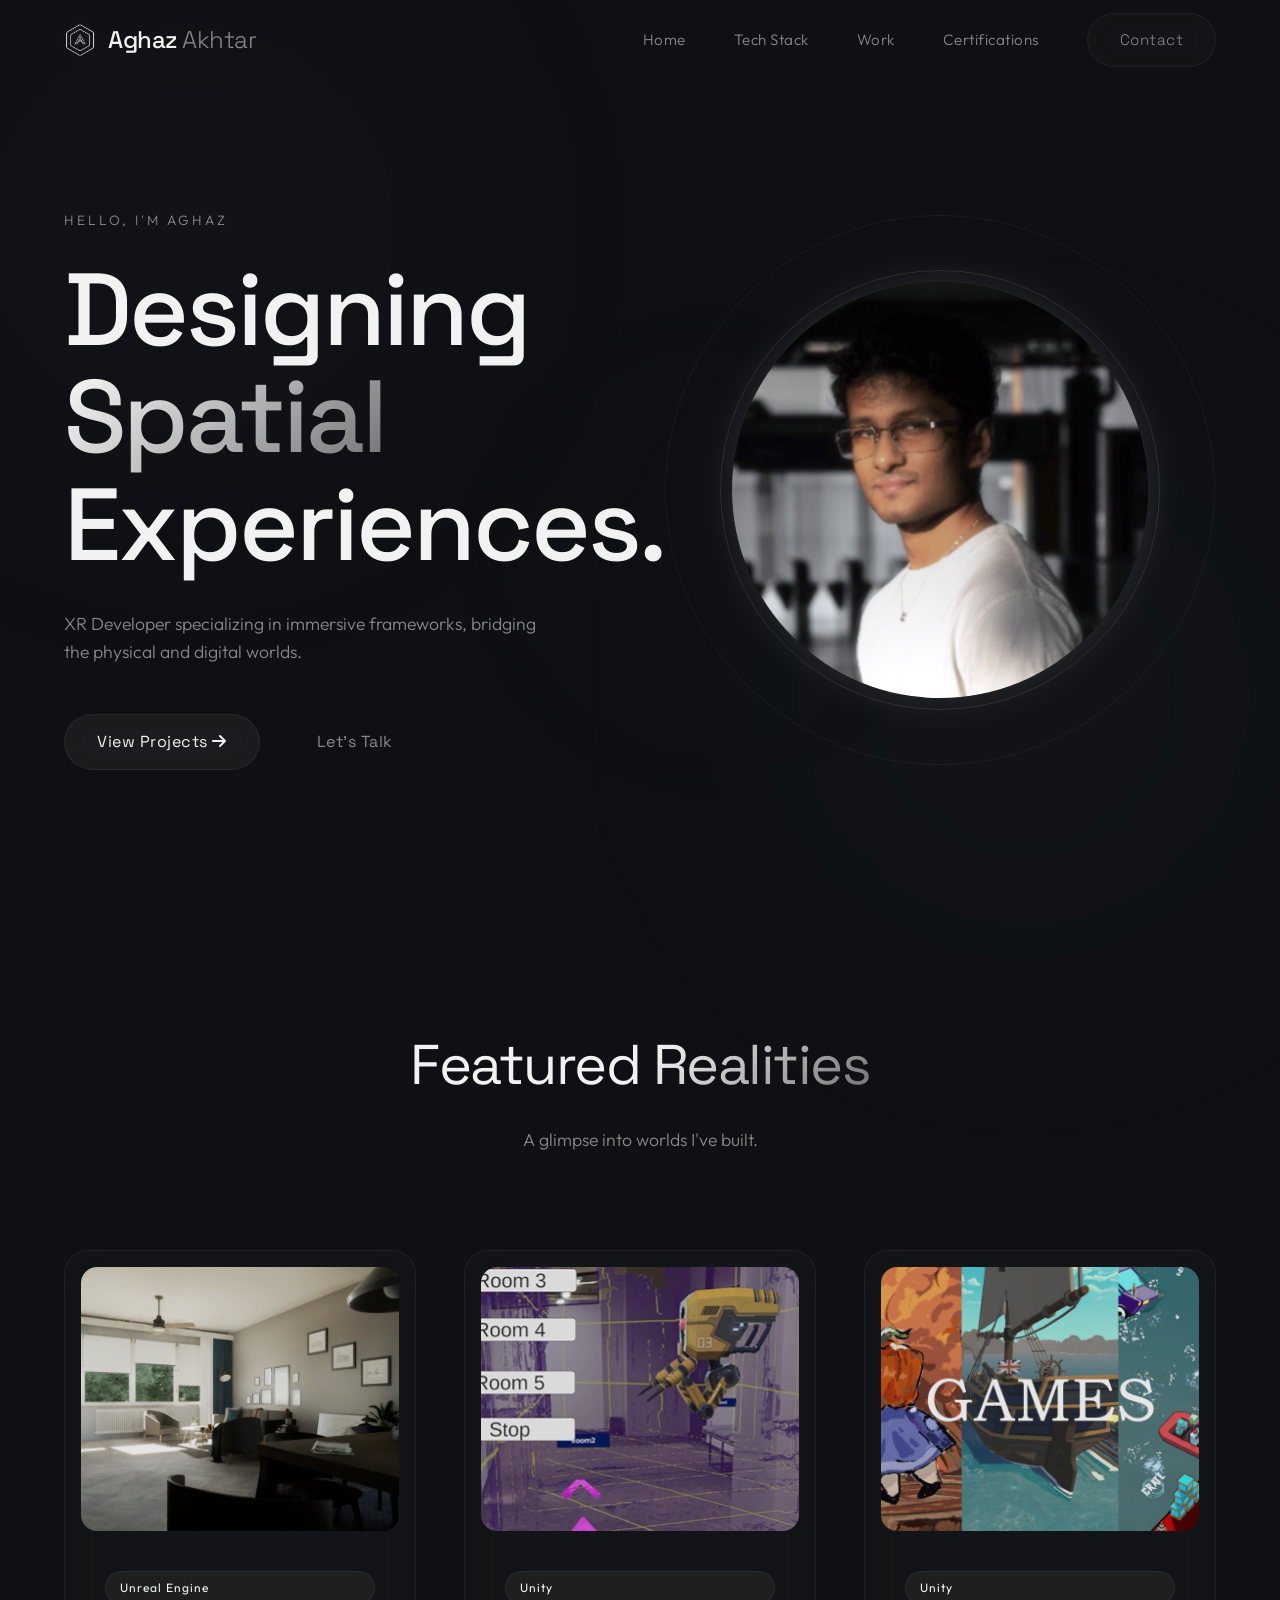
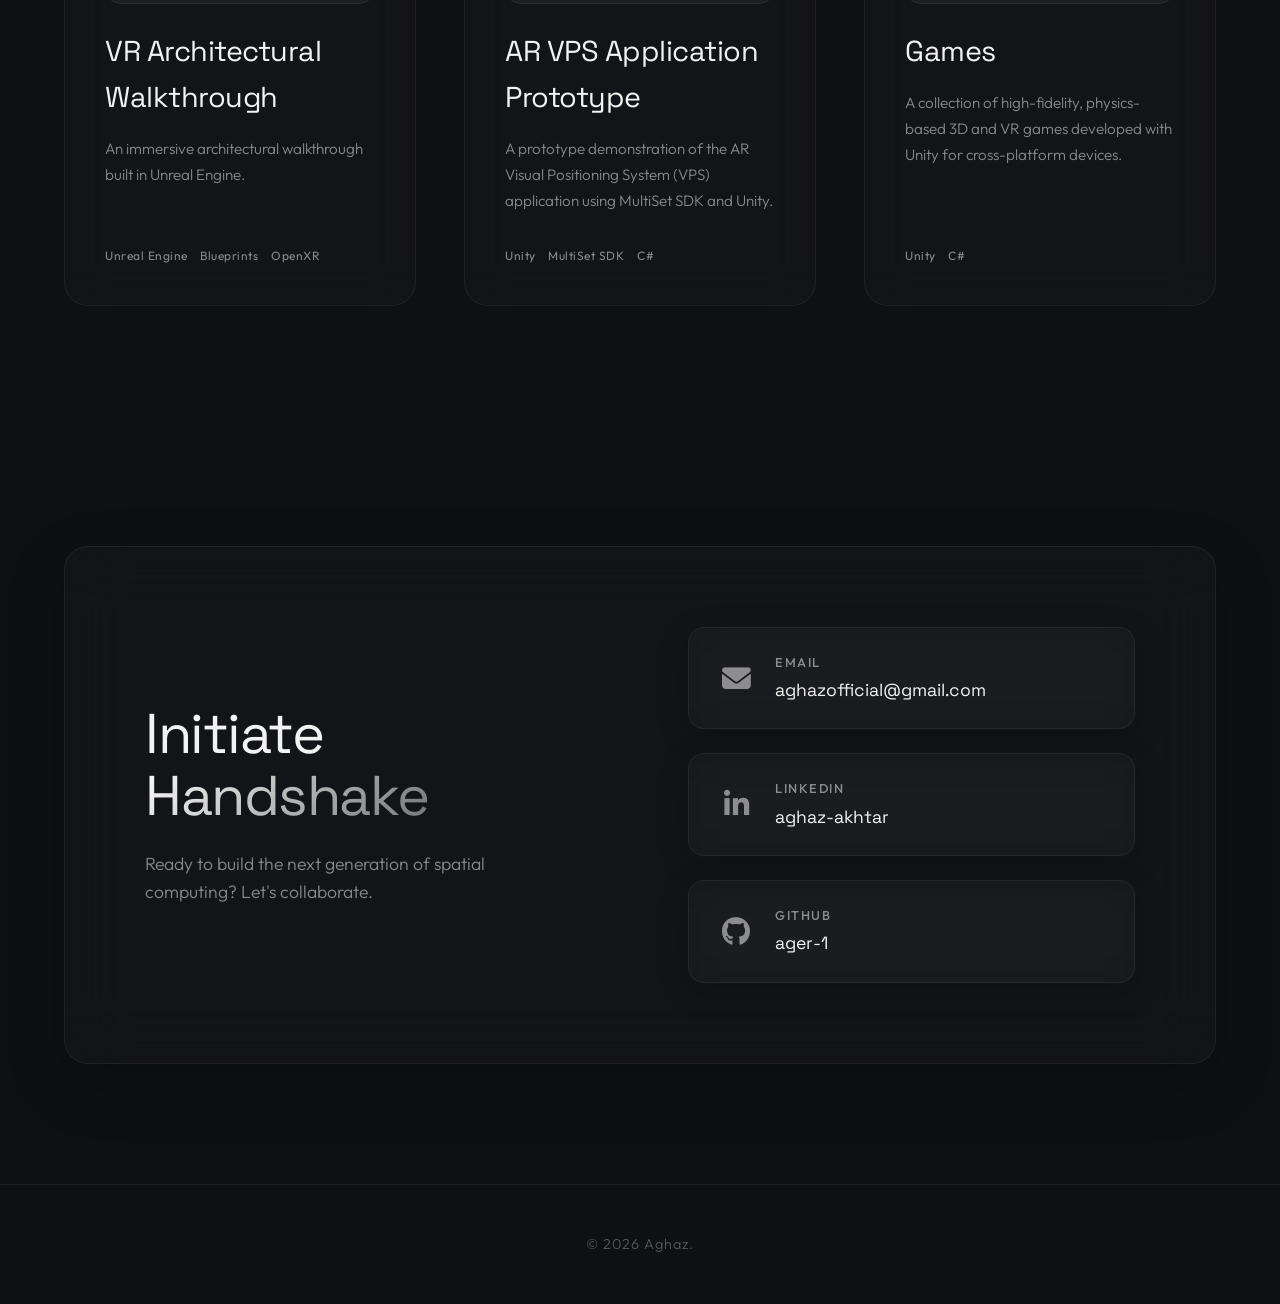
<file: index.html>
<!DOCTYPE html>
<html lang="en">

<head>
    <meta charset="UTF-8">
    <meta name="viewport" content="width=device-width, initial-scale=1.0">
    <title>Aghaz | Spatial & XR Developer</title>
    <link rel="icon" href="assets/icon.png" type="image/png">
    <!-- Modern Tech Fonts -->
    <link rel="preconnect" href="https://fonts.googleapis.com">
    <link rel="preconnect" href="https://fonts.gstatic.com" crossorigin>
    <link
        href="https://fonts.googleapis.com/css2?family=Outfit:wght@200;400;600;800&family=Space+Grotesk:wght@300;500;700&display=swap"
        rel="stylesheet">
    <!-- FontAwesome for standard icons -->
    <link rel="stylesheet" href="https://cdnjs.cloudflare.com/ajax/libs/font-awesome/6.4.0/css/all.min.css">
    <!-- Core Styles -->
    <link rel="stylesheet" href="style.css">
</head>

<body>

    <!-- Background Orbs for ambient lighting -->
    <div class="orb orb-1"></div>
    <div class="orb orb-2"></div>
    <div class="orb orb-3"></div>
    <div class="glow-grid"></div>

    <nav class="glass-nav">
        <div class="nav-container">
            <a href="index.html" class="logo-wrapper">
                <img src="assets/icon.png" alt="Logo" class="logo-icon" width="32" height="32">
                <span class="logo">Aghaz<span class="xr"> Akhtar</span></span>
            </a>
            <ul class="nav-links">
                <li><a href="index.html">Home</a></li>
                <li><a href="tech-stack.html">Tech Stack</a></li>
                <li><a href="work.html">Work</a></li>
                <li><a href="certifications.html">Certifications</a></li>
                <li><a href="#contact" class="btn-glow">Contact</a></li>
            </ul>
            <div class="mobile-menu-btn"><i class="fas fa-bars"></i></div>
        </div>
    </nav>

    <main>
        <!-- Hero Section -->
        <section id="home" class="hero">
            <div class="hero-content reveal">
                <p class="subtitle">Hello, I'm Aghaz</p>
                <h1 class="title-primary">
                    Designing <br>
                    <span class="text-gradient">Spatial</span> <br>
                    Experiences.
                </h1>
                <p class="hero-desc">
                    XR Developer specializing in immersive frameworks, bridging the physical and digital
                    worlds.
                </p>
                <div class="hero-btns">
                    <a href="work.html" class="btn-primary">View Projects <i class="fa-solid fa-arrow-right"></i></a>
                    <a href="#contact" class="btn-secondary">Let's Talk</a>
                </div>
            </div>
            <div class="hero-hologram reveal delay-1">
                <div class="holo-box">
                    <img src="assets/main-img.PNG" alt="Aghaz Akhtar" class="hero-profile-img">
                    <div class="holo-ring hover-orbit"></div>
                    <div class="holo-ring orbit-reverse"></div>
                </div>
            </div>
        </section>



        <!-- Projects Section -->
        <section id="projects" class="projects-section section-padding">
            <div class="section-header reveal">
                <h2>Featured <span class="text-gradient">Realities</span></h2>
                <p>A glimpse into worlds I've built.</p>
            </div>

            <div class="projects-grid">
                <!-- Project 1 -->
                <div class="project-card tilt-card reveal">
                    <div class="card-inner">
                        <div class="card-img">
                            <img src="assets/VRArch.png" alt="VR Architectural Walkthrough">
                            <a href="work.html#VR-Arch-Walkthrough" class="card-overlay">
                                <span><i class="fa-solid fa-play"></i>Go to Project</span>
                            </a>
                        </div>
                        <div class="card-content">
                            <span class="badge">Unreal Engine</span>
                            <h3>VR Architectural Walkthrough</h3>
                            <p>An immersive architectural walkthrough built in Unreal Engine.</p>
                            <div class="card-tech">
                                <span>Unreal Engine</span><span>Blueprints</span><span>OpenXR</span>
                            </div>
                        </div>
                    </div>
                </div>

                <!-- Project 2 -->
                <div class="project-card tilt-card reveal delay-1">
                    <div class="card-inner">
                        <div class="card-img">
                            <img src="assets/VPSApp.PNG" alt="AR Architectural Design">
                            <a href="work.html#Multiset-VPS" class="card-overlay">
                                <span><i class="fa-solid fa-link"></i>Go to Project</span>
                            </a>
                        </div>
                        <div class="card-content">
                            <span class="badge">Unity</span>
                            <h3>AR VPS Application Prototype</h3>
                            <p>A prototype demonstration of the AR Visual Positioning System (VPS) application using
                                MultiSet SDK and Unity.</p>
                            <div class="card-tech">
                                <span>Unity</span><span>MultiSet SDK</span><span>C#</span>
                            </div>
                        </div>
                    </div>
                </div>

                <!-- Project 3 -->
                <div class="project-card tilt-card reveal delay-2">
                    <div class="card-inner">
                        <div class="card-img">
                            <img src="assets/Games.png" alt="Unity XR Games">
                            <a href="work.html#Games" class="card-overlay">
                                <span><i class="fa-brands fa-app-store-ios"></i>Go to Project</span>
                            </a>
                        </div>
                        <div class="card-content">
                            <span class="badge">Unity</span>
                            <h3>Games</h3>
                            <p>A collection of high-fidelity, physics-based 3D and VR games developed with Unity for
                                cross-platform devices.</p>
                            <div class="card-tech">
                                <span>Unity</span><span>C#</span>
                            </div>
                        </div>
                    </div>
                </div>
            </div>
        </section>

        <!-- Contact Section -->
        <section id="contact" class="contact-section section-padding reveal">
            <div class="contact-container">
                <div class="contact-info">
                    <h2>Initiate <br><span class="text-gradient">Handshake</span></h2>
                    <p>Ready to build the next generation of spatial computing? Let's collaborate.</p>
                </div>
                <div class="contact-links">
                    <a href="mailto:aghazofficial@gmail.com" class="contact-card glass">
                        <i class="fa-solid fa-envelope"></i>
                        <div class="contact-card-content">
                            <span class="contact-label">Email</span>
                            <span class="contact-value">aghazofficial@gmail.com</span>
                        </div>
                        <i class="fa-solid fa-arrow-up-right-from-square contact-arrow"></i>
                    </a>
                    <a href="https://www.linkedin.com/in/aghaz-akhtar/" target="_blank" rel="noopener noreferrer"
                        class="contact-card glass">
                        <i class="fa-brands fa-linkedin-in"></i>
                        <div class="contact-card-content">
                            <span class="contact-label">LinkedIn</span>
                            <span class="contact-value">aghaz-akhtar</span>
                        </div>
                        <i class="fa-solid fa-arrow-up-right-from-square contact-arrow"></i>
                    </a>
                    <a href="https://github.com/ager-1" target="_blank" rel="noopener noreferrer"
                        class="contact-card glass">
                        <i class="fa-brands fa-github"></i>
                        <div class="contact-card-content">
                            <span class="contact-label">GitHub</span>
                            <span class="contact-value">ager-1</span>
                        </div>
                        <i class="fa-solid fa-arrow-up-right-from-square contact-arrow"></i>
                    </a>
                </div>
            </div>
        </section>

    </main>

    <footer class="footer">
        <p>© 2026 Aghaz.</p>
    </footer>

    <script src="script.js"></script>
</body>

</html>
</file>
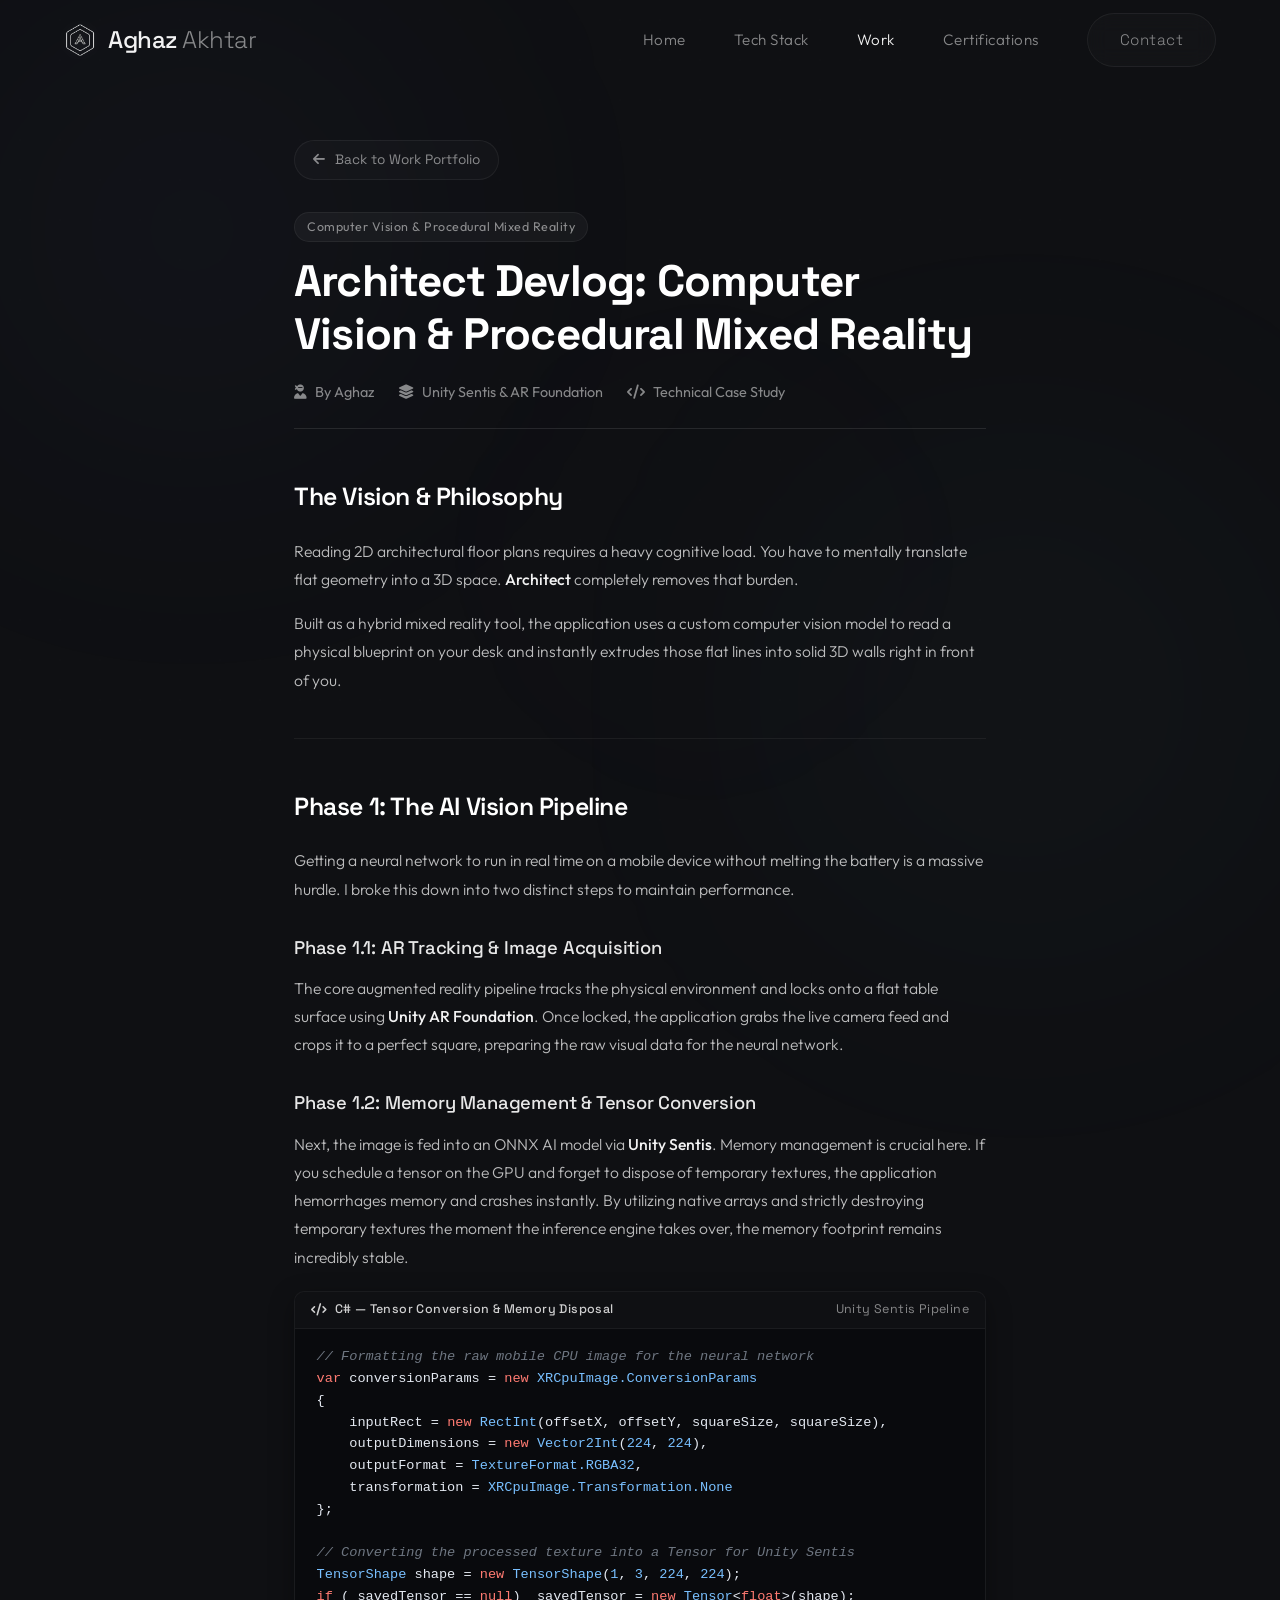
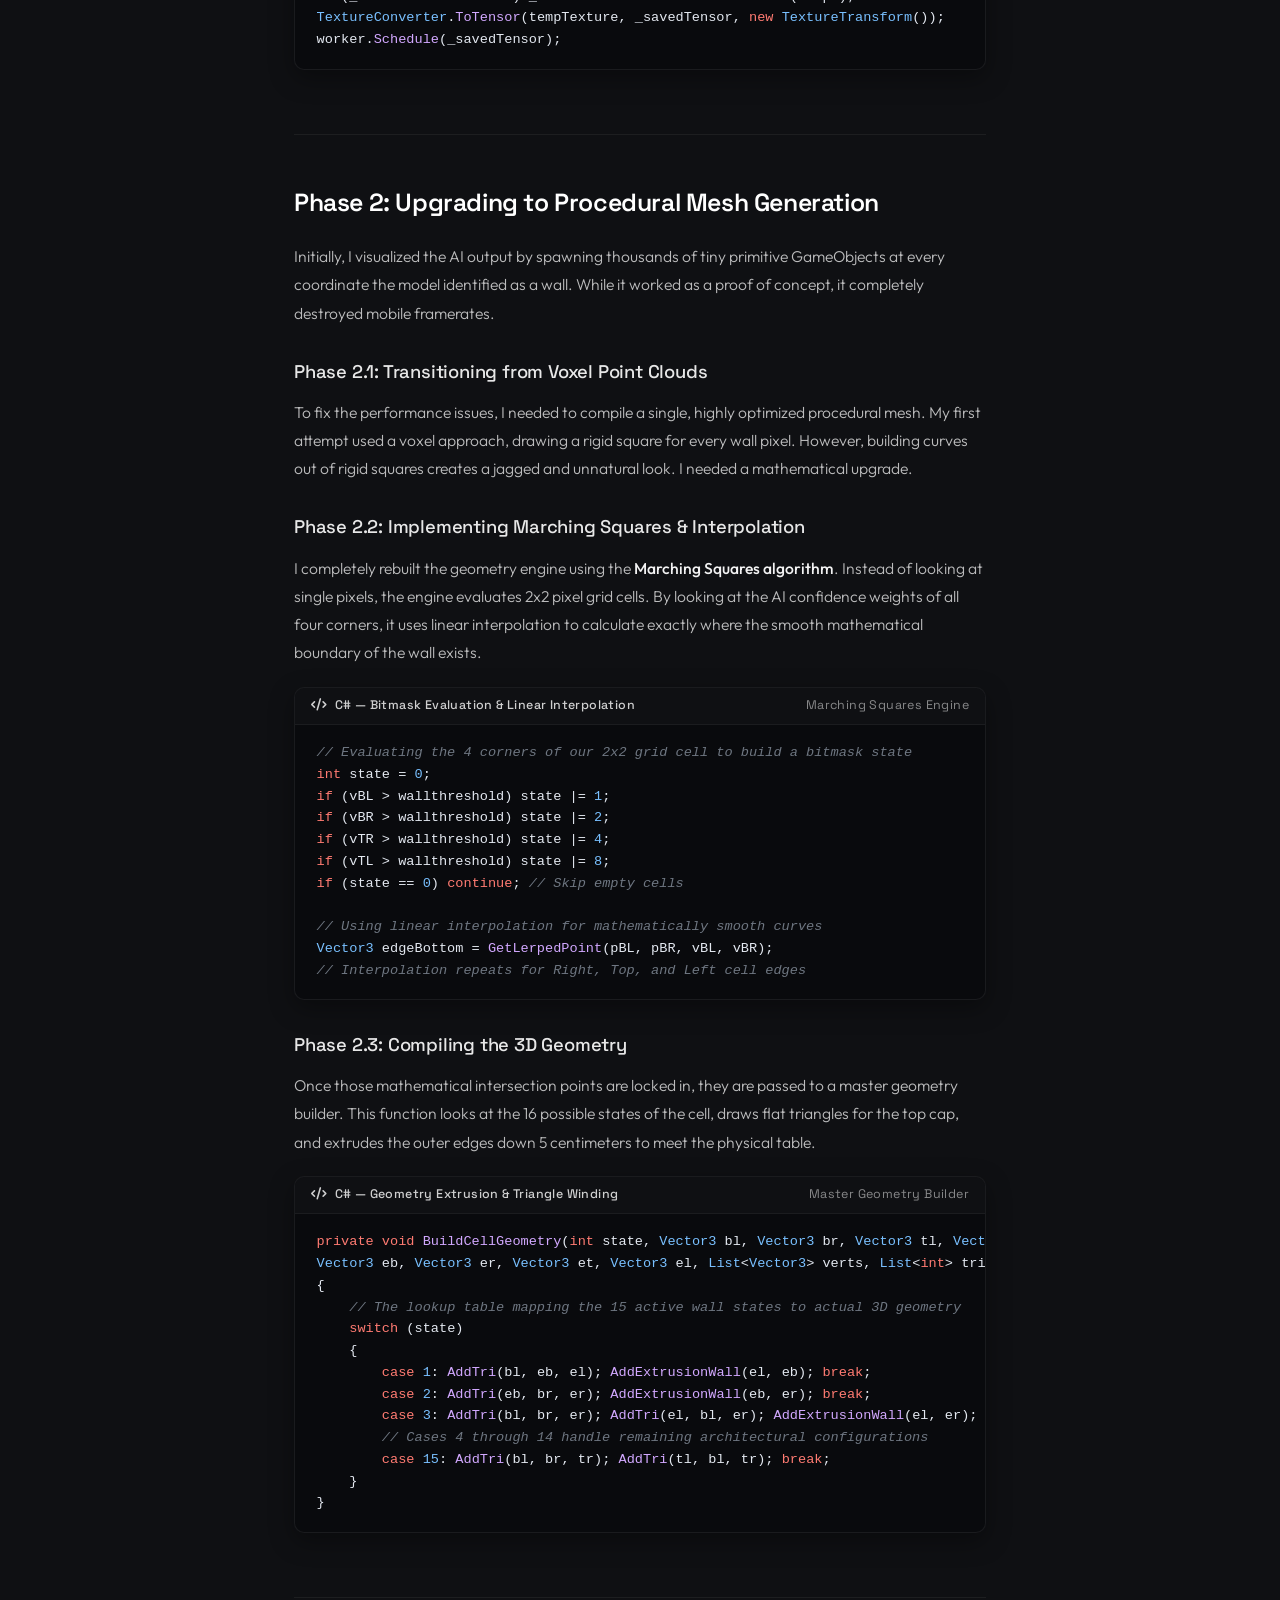
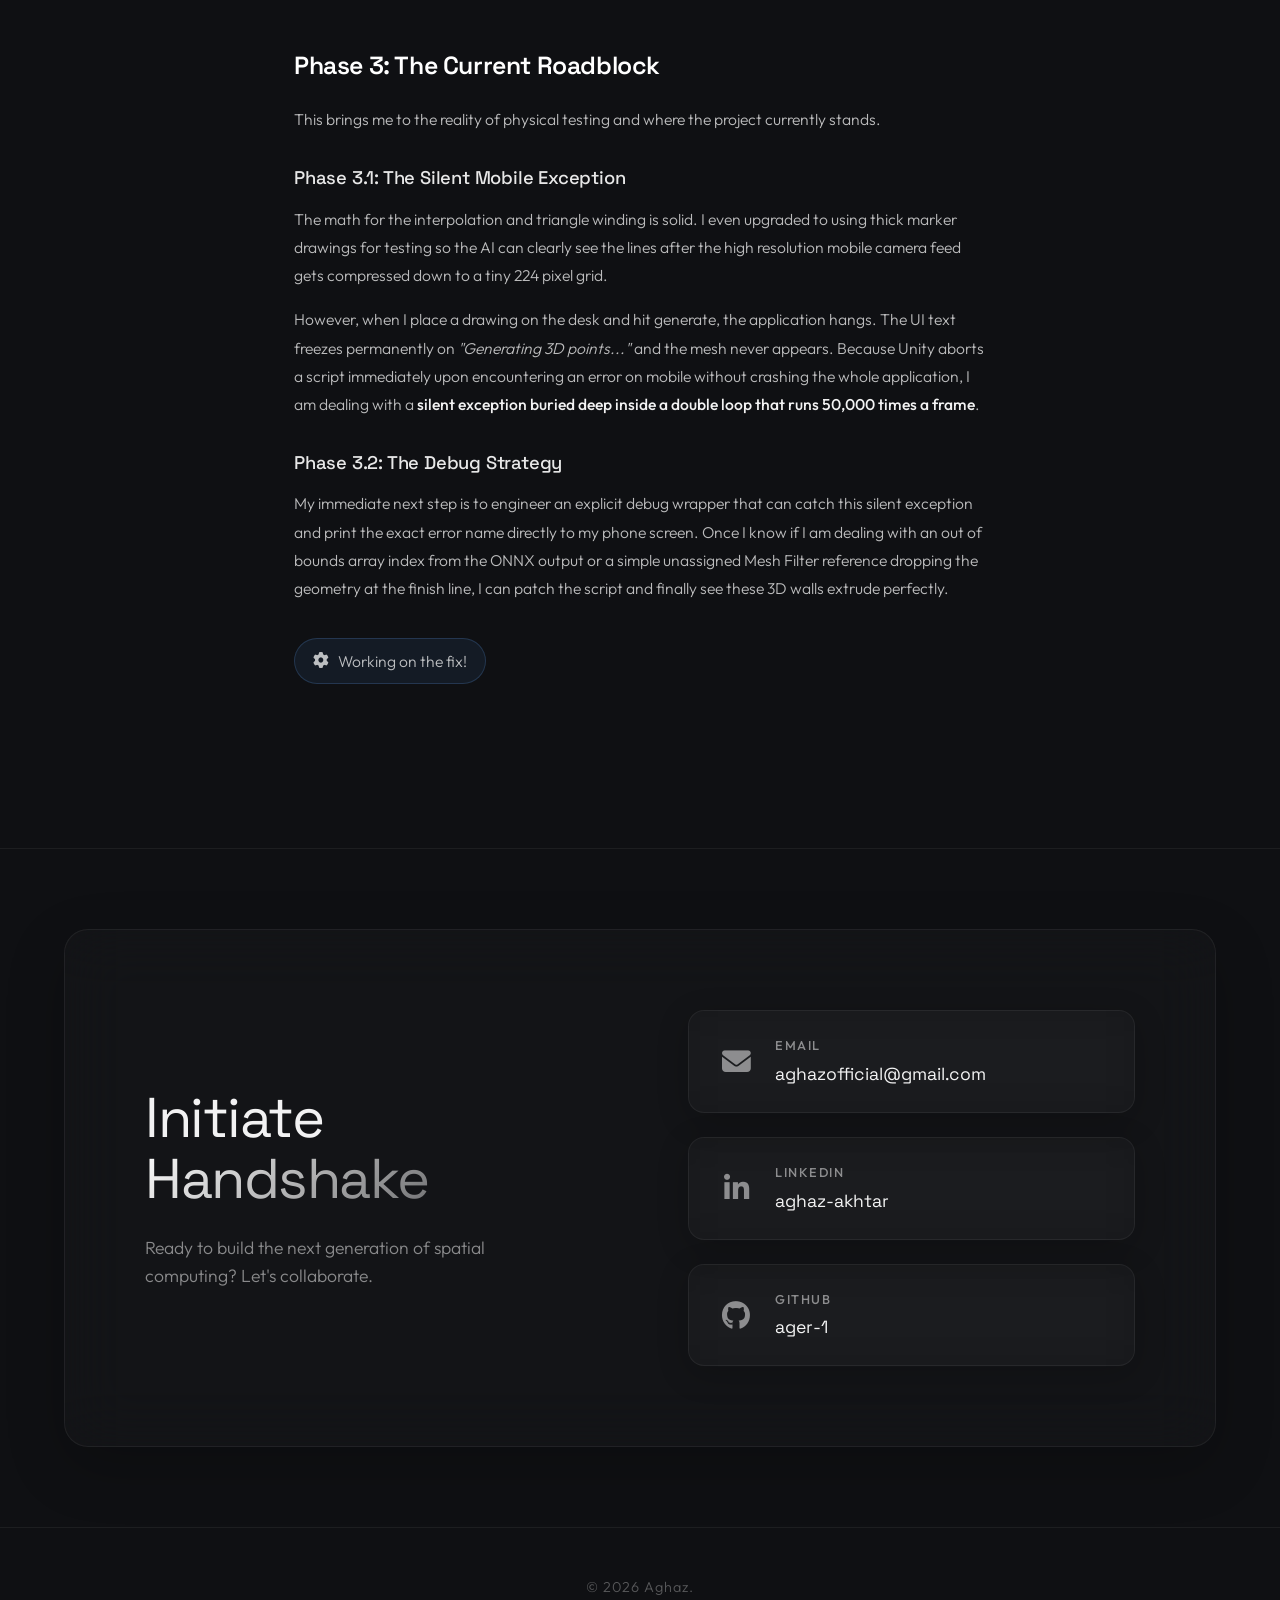
<file: architect-documentation.html>
<!DOCTYPE html>
<html lang="en">

<head>
    <meta charset="UTF-8">
    <meta name="viewport" content="width=device-width, initial-scale=1.0">
    <title>Architect Devlog: Computer Vision & Procedural Mixed Reality | Aghaz Akhtar</title>
    <meta name="description"
        content="Technical documentation and devlog for Architect: Computer Vision & Procedural Mixed Reality blueprint extrusion by Ager.">
    <link rel="icon" href="assets/icon.png" type="image/png">
    <!-- Modern Tech Fonts -->
    <link rel="preconnect" href="https://fonts.googleapis.com">
    <link rel="preconnect" href="https://fonts.gstatic.com" crossorigin>
    <link
        href="https://fonts.googleapis.com/css2?family=Outfit:wght@200;400;600;800&family=Space+Grotesk:wght@300;500;700&display=swap"
        rel="stylesheet">
    <!-- FontAwesome for standard icons -->
    <link rel="stylesheet" href="https://cdnjs.cloudflare.com/ajax/libs/font-awesome/6.4.0/css/all.min.css">
    <!-- Core Styles -->
    <link rel="stylesheet" href="style.css">
</head>

<body>

    <!-- Background Orbs for ambient lighting -->
    <div class="orb orb-1"></div>
    <div class="orb orb-2"></div>
    <div class="orb orb-3"></div>
    <div class="glow-grid"></div>

    <!-- Navigation -->
    <nav class="glass-nav scrolled">
        <div class="nav-container">
            <a href="index.html" class="logo-wrapper">
                <img src="assets/icon.png" alt="Logo" class="logo-icon" width="32" height="32">
                <span class="logo">Aghaz<span class="xr"> Akhtar</span></span>
            </a>
            <ul class="nav-links">
                <li><a href="index.html">Home</a></li>
                <li><a href="tech-stack.html">Tech Stack</a></li>
                <li><a href="work.html" class="active">Work</a></li>
                <li><a href="certifications.html">Certifications</a></li>
                <li><a href="#contact" class="btn-glow">Contact</a></li>
            </ul>
            <div class="mobile-menu-btn"><i class="fas fa-bars"></i></div>
        </div>
    </nav>

    <main class="doc-container">
        <!-- Back Button -->
        <a href="work.html#ARchitect" class="doc-back-btn reveal">
            <i class="fa-solid fa-arrow-left"></i> Back to Work Portfolio
        </a>

        <!-- Devlog Header -->
        <header class="doc-header reveal">
            <span class="badge">Computer Vision &amp; Procedural Mixed Reality</span>
            <h1>Architect Devlog: Computer Vision &amp; Procedural Mixed Reality</h1>
            <div class="doc-author-meta">
                <span><i class="fa-solid fa-user-ninja"></i> By Aghaz</span>
                <span><i class="fa-solid fa-layer-group"></i> Unity Sentis &amp; AR Foundation</span>
                <span><i class="fa-solid fa-code"></i> Technical Case Study</span>
            </div>
        </header>

        <!-- Devlog Body Sections -->
        <article class="doc-content">

            <!-- Section 1: Vision & Philosophy -->
            <section class="doc-card reveal">
                <h2>The Vision &amp; Philosophy</h2>
                <p>
                    Reading 2D architectural floor plans requires a heavy cognitive load. You have to mentally translate
                    flat geometry into a 3D space. <strong>Architect</strong> completely removes that burden.
                </p>
                <p>
                    Built as a hybrid mixed reality tool, the application uses a custom computer vision model to read a
                    physical blueprint on your desk and instantly extrudes those flat lines into solid 3D walls right in
                    front of you.
                </p>
            </section>

            <!-- Section 2: Phase 1: AI Vision Pipeline -->
            <section class="doc-card reveal">
                <h2>Phase 1: The AI Vision Pipeline</h2>
                <p>
                    Getting a neural network to run in real time on a mobile device without melting the battery is a
                    massive hurdle. I broke this down into two distinct steps to maintain performance.
                </p>

                <h3>Phase 1.1: AR Tracking &amp; Image Acquisition</h3>
                <p>
                    The core augmented reality pipeline tracks the physical environment and locks onto a flat table
                    surface using <strong>Unity AR Foundation</strong>. Once locked, the application grabs the live
                    camera feed and crops it to a perfect square, preparing the raw visual data for the neural network.
                </p>

                <h3>Phase 1.2: Memory Management &amp; Tensor Conversion</h3>
                <p>
                    Next, the image is fed into an ONNX AI model via <strong>Unity Sentis</strong>. Memory management is
                    crucial here. If you schedule a tensor on the GPU and forget to dispose of temporary textures, the
                    application hemorrhages memory and crashes instantly. By utilizing native arrays and strictly
                    destroying temporary textures the moment the inference engine takes over, the memory footprint
                    remains incredibly stable.
                </p>

                <!-- Code Snippet 1 -->
                <div class="code-box">
                    <div class="code-header">
                        <span class="lang-badge"><i class="fa-solid fa-code"></i> C# — Tensor Conversion &amp; Memory
                            Disposal</span>
                        <span>Unity Sentis Pipeline</span>
                    </div>
                    <pre><code><span class="code-comment">// Formatting the raw mobile CPU image for the neural network</span>
<span class="code-keyword">var</span> conversionParams = <span class="code-keyword">new</span> <span class="code-type">XRCpuImage.ConversionParams</span> 
{
    inputRect = <span class="code-keyword">new</span> <span class="code-type">RectInt</span>(offsetX, offsetY, squareSize, squareSize), 
    outputDimensions = <span class="code-keyword">new</span> <span class="code-type">Vector2Int</span>(<span class="code-num">224</span>, <span class="code-num">224</span>),
    outputFormat = <span class="code-type">TextureFormat.RGBA32</span>, 
    transformation = <span class="code-type">XRCpuImage.Transformation.None</span> 
};

<span class="code-comment">// Converting the processed texture into a Tensor for Unity Sentis</span>
<span class="code-type">TensorShape</span> shape = <span class="code-keyword">new</span> <span class="code-type">TensorShape</span>(<span class="code-num">1</span>, <span class="code-num">3</span>, <span class="code-num">224</span>, <span class="code-num">224</span>); 
<span class="code-keyword">if</span> (_savedTensor == <span class="code-keyword">null</span>) _savedTensor = <span class="code-keyword">new</span> <span class="code-type">Tensor</span>&lt;<span class="code-keyword">float</span>&gt;(shape);
<span class="code-type">TextureConverter</span>.<span class="code-func">ToTensor</span>(tempTexture, _savedTensor, <span class="code-keyword">new</span> <span class="code-type">TextureTransform</span>());
worker.<span class="code-func">Schedule</span>(_savedTensor);</code></pre>
                </div>
            </section>

            <!-- Section 3: Phase 2: Procedural Mesh Generation -->
            <section class="doc-card reveal">
                <h2>Phase 2: Upgrading to Procedural Mesh Generation</h2>
                <p>
                    Initially, I visualized the AI output by spawning thousands of tiny primitive GameObjects at every
                    coordinate the model identified as a wall. While it worked as a proof of concept, it completely
                    destroyed mobile framerates.
                </p>

                <h3>Phase 2.1: Transitioning from Voxel Point Clouds</h3>
                <p>
                    To fix the performance issues, I needed to compile a single, highly optimized procedural mesh. My
                    first attempt used a voxel approach, drawing a rigid square for every wall pixel. However, building
                    curves out of rigid squares creates a jagged and unnatural look. I needed a mathematical upgrade.
                </p>

                <h3>Phase 2.2: Implementing Marching Squares &amp; Interpolation</h3>
                <p>
                    I completely rebuilt the geometry engine using the <strong>Marching Squares algorithm</strong>.
                    Instead of looking at single pixels, the engine evaluates 2x2 pixel grid cells. By looking at the AI
                    confidence weights of all four corners, it uses linear interpolation to calculate exactly where the
                    smooth mathematical boundary of the wall exists.
                </p>

                <!-- Code Snippet 2 -->
                <div class="code-box">
                    <div class="code-header">
                        <span class="lang-badge"><i class="fa-solid fa-code"></i> C# — Bitmask Evaluation &amp; Linear
                            Interpolation</span>
                        <span>Marching Squares Engine</span>
                    </div>
                    <pre><code><span class="code-comment">// Evaluating the 4 corners of our 2x2 grid cell to build a bitmask state</span>
<span class="code-keyword">int</span> state = <span class="code-num">0</span>;
<span class="code-keyword">if</span> (vBL > wallthreshold) state |= <span class="code-num">1</span>;
<span class="code-keyword">if</span> (vBR > wallthreshold) state |= <span class="code-num">2</span>;
<span class="code-keyword">if</span> (vTR > wallthreshold) state |= <span class="code-num">4</span>;
<span class="code-keyword">if</span> (vTL > wallthreshold) state |= <span class="code-num">8</span>;
<span class="code-keyword">if</span> (state == <span class="code-num">0</span>) <span class="code-keyword">continue</span>; <span class="code-comment">// Skip empty cells</span>

<span class="code-comment">// Using linear interpolation for mathematically smooth curves</span>
<span class="code-type">Vector3</span> edgeBottom = <span class="code-func">GetLerpedPoint</span>(pBL, pBR, vBL, vBR);
<span class="code-comment">// Interpolation repeats for Right, Top, and Left cell edges</span></code></pre>
                </div>

                <h3>Phase 2.3: Compiling the 3D Geometry</h3>
                <p>
                    Once those mathematical intersection points are locked in, they are passed to a master geometry
                    builder. This function looks at the 16 possible states of the cell, draws flat triangles for the top
                    cap, and extrudes the outer edges down 5 centimeters to meet the physical table.
                </p>

                <!-- Code Snippet 3 -->
                <div class="code-box">
                    <div class="code-header">
                        <span class="lang-badge"><i class="fa-solid fa-code"></i> C# — Geometry Extrusion &amp; Triangle
                            Winding</span>
                        <span>Master Geometry Builder</span>
                    </div>
                    <pre><code><span class="code-keyword">private void</span> <span class="code-func">BuildCellGeometry</span>(<span class="code-keyword">int</span> state, <span class="code-type">Vector3</span> bl, <span class="code-type">Vector3</span> br, <span class="code-type">Vector3</span> tl, <span class="code-type">Vector3</span> tr, 
<span class="code-type">Vector3</span> eb, <span class="code-type">Vector3</span> er, <span class="code-type">Vector3</span> et, <span class="code-type">Vector3</span> el, <span class="code-type">List</span>&lt;<span class="code-type">Vector3</span>&gt; verts, <span class="code-type">List</span>&lt;<span class="code-keyword">int</span>&gt; tris)
{
    <span class="code-comment">// The lookup table mapping the 15 active wall states to actual 3D geometry</span>
    <span class="code-keyword">switch</span> (state)
    {
        <span class="code-keyword">case</span> <span class="code-num">1</span>: <span class="code-func">AddTri</span>(bl, eb, el); <span class="code-func">AddExtrusionWall</span>(el, eb); <span class="code-keyword">break</span>;
        <span class="code-keyword">case</span> <span class="code-num">2</span>: <span class="code-func">AddTri</span>(eb, br, er); <span class="code-func">AddExtrusionWall</span>(eb, er); <span class="code-keyword">break</span>;
        <span class="code-keyword">case</span> <span class="code-num">3</span>: <span class="code-func">AddTri</span>(bl, br, er); <span class="code-func">AddTri</span>(el, bl, er); <span class="code-func">AddExtrusionWall</span>(el, er); <span class="code-keyword">break</span>;
        <span class="code-comment">// Cases 4 through 14 handle remaining architectural configurations</span>
        <span class="code-keyword">case</span> <span class="code-num">15</span>: <span class="code-func">AddTri</span>(bl, br, tr); <span class="code-func">AddTri</span>(tl, bl, tr); <span class="code-keyword">break</span>; 
    }
}</code></pre>
                </div>
            </section>

            <!-- Section 4: Phase 3: Current Roadblock & Next Steps -->
            <section class="doc-card reveal">
                <h2>Phase 3: The Current Roadblock</h2>
                <p>
                    This brings me to the reality of physical testing and where the project currently stands.
                </p>

                <h3>Phase 3.1: The Silent Mobile Exception</h3>
                <p>
                    The math for the interpolation and triangle winding is solid. I even upgraded to using thick marker
                    drawings for testing so the AI can clearly see the lines after the high resolution mobile camera
                    feed gets compressed down to a tiny 224 pixel grid.
                </p>
                <p>
                    However, when I place a drawing on the desk and hit generate, the application hangs. The UI text
                    freezes permanently on <em>"Generating 3D points..."</em> and the mesh never appears. Because Unity
                    aborts a script immediately upon encountering an error on mobile without crashing the whole
                    application, I am dealing with a <strong>silent exception buried deep inside a double loop that runs
                        50,000 times a frame</strong>.
                </p>

                <h3>Phase 3.2: The Debug Strategy</h3>
                <p>
                    My immediate next step is to engineer an explicit debug wrapper that can catch this silent exception
                    and print the exact error name directly to my phone screen. Once I know if I am dealing with an out
                    of bounds array index from the ONNX output or a simple unassigned Mesh Filter reference dropping the
                    geometry at the finish line, I can patch the script and finally see these 3D walls extrude
                    perfectly.
                </p>
                <p class="doc-status-note">
                    <i class="fa-solid fa-gear fa-spin"></i> Working on the fix!
                </p>
            </section>

        </article>
    </main>

    <!-- CTA Section -->
    <section id="contact" class="section-padding reveal"
        style="padding-top: 80px; padding-bottom: 80px; border-top: 1px solid var(--glass-border); margin-top: 4rem;">
        <div class="contact-container">
            <div class="contact-info">
                <h2>Initiate <br><span class="text-gradient">Handshake</span></h2>
                <p>Ready to build the next generation of spatial computing? Let's collaborate.</p>
            </div>
            <div class="contact-links">
                <a href="mailto:aghazofficial@gmail.com" class="contact-card glass">
                    <i class="fa-solid fa-envelope"></i>
                    <div class="contact-card-content">
                        <span class="contact-label">Email</span>
                        <span class="contact-value">aghazofficial@gmail.com</span>
                    </div>
                    <i class="fa-solid fa-arrow-up-right-from-square contact-arrow"></i>
                </a>
                <a href="https://www.linkedin.com/in/aghaz-akhtar/" target="_blank" rel="noopener noreferrer"
                    class="contact-card glass">
                    <i class="fa-brands fa-linkedin-in"></i>
                    <div class="contact-card-content">
                        <span class="contact-label">LinkedIn</span>
                        <span class="contact-value">aghaz-akhtar</span>
                    </div>
                    <i class="fa-solid fa-arrow-up-right-from-square contact-arrow"></i>
                </a>
                <a href="https://github.com/ager-1" target="_blank" rel="noopener noreferrer"
                    class="contact-card glass">
                    <i class="fa-brands fa-github"></i>
                    <div class="contact-card-content">
                        <span class="contact-label">GitHub</span>
                        <span class="contact-value">ager-1</span>
                    </div>
                    <i class="fa-solid fa-arrow-up-right-from-square contact-arrow"></i>
                </a>
            </div>
        </div>
    </section>

    <footer class="footer">
        <p>© 2026 Aghaz.</p>
    </footer>

    <script src="script.js"></script>
</body>

</html>
</file>
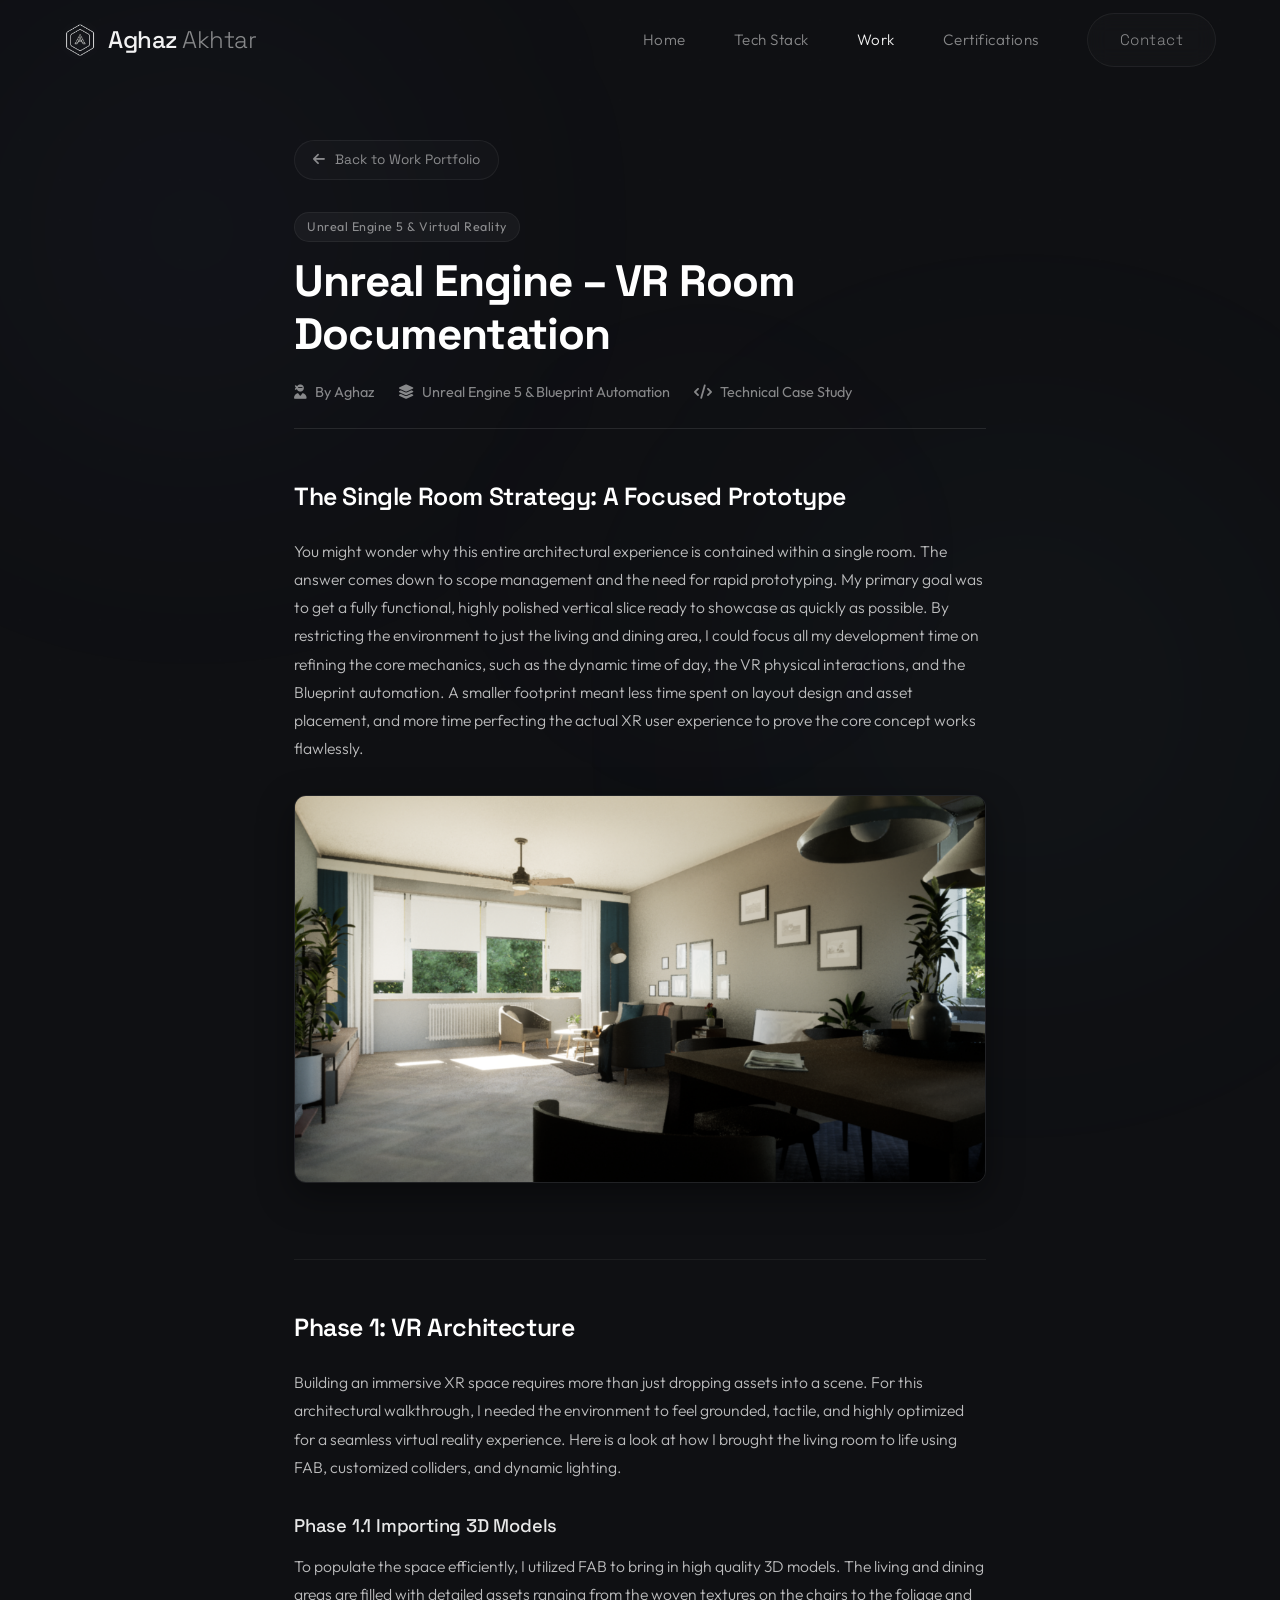
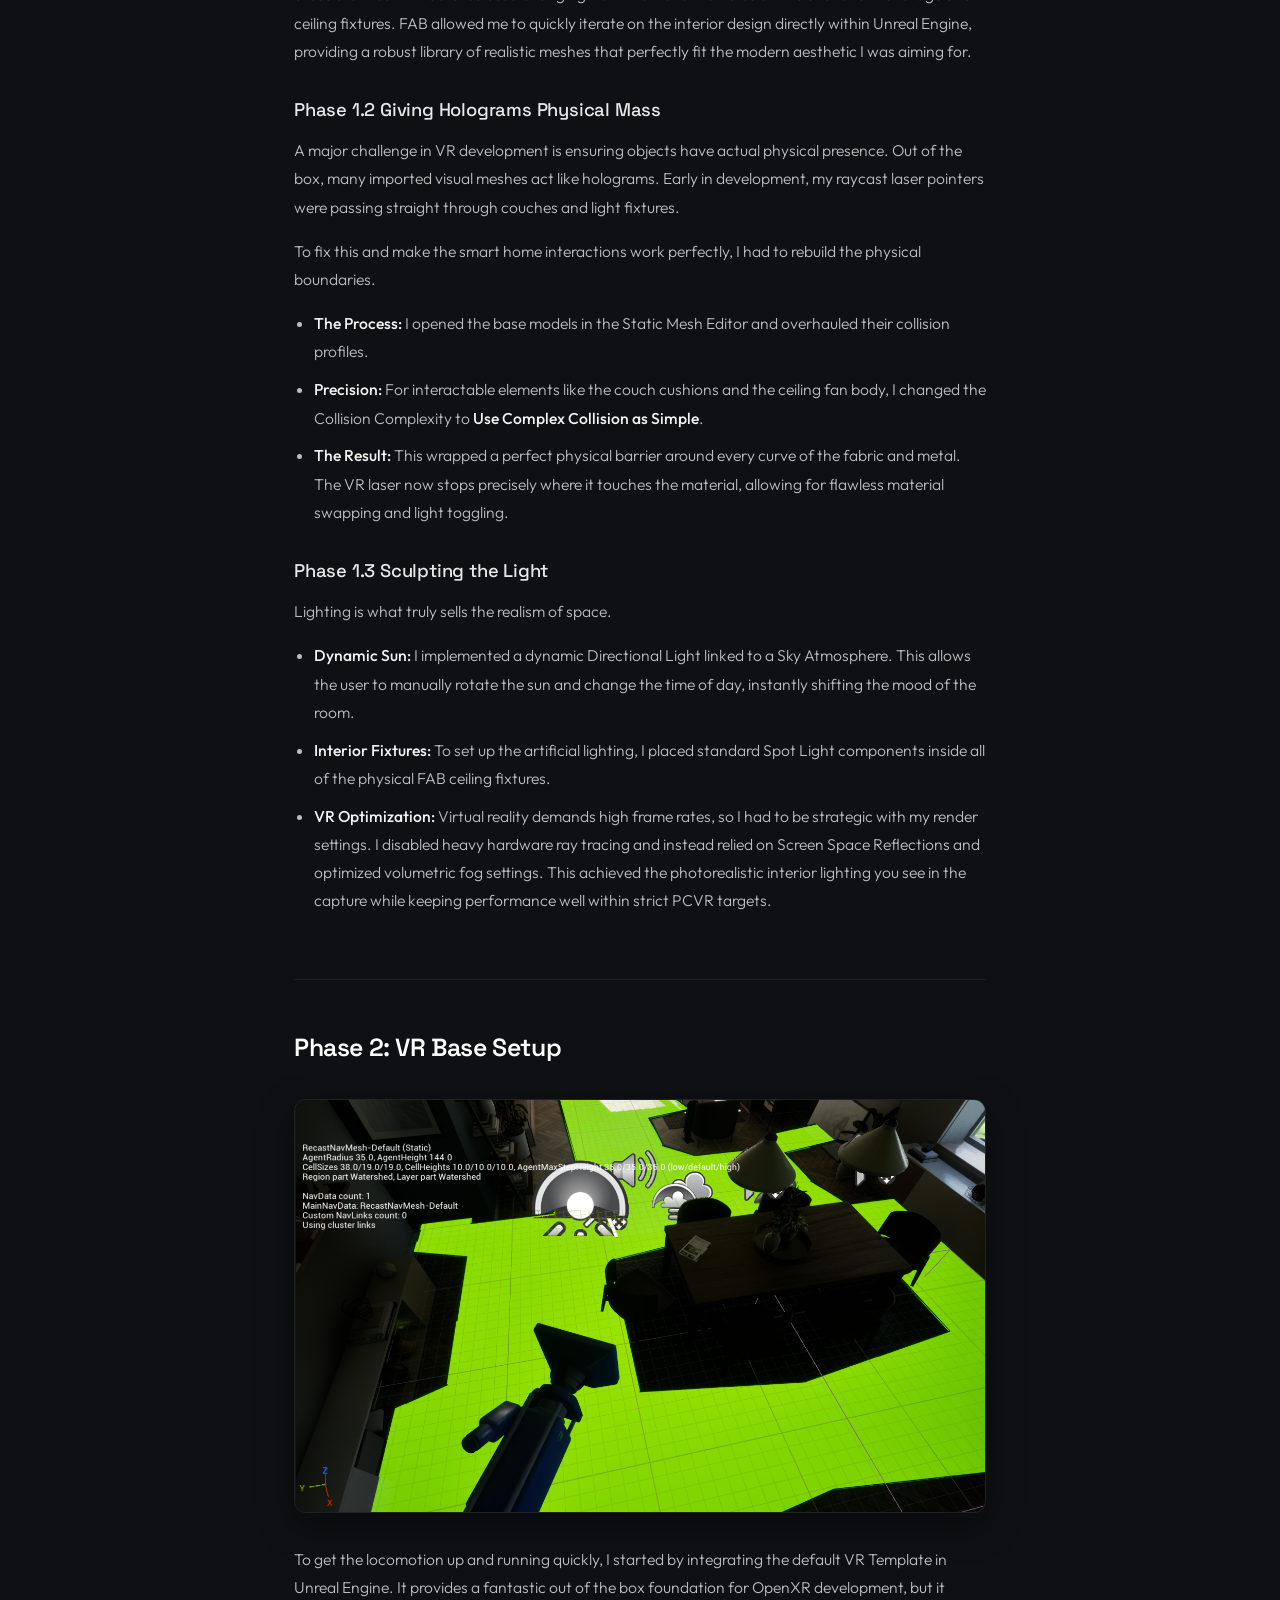
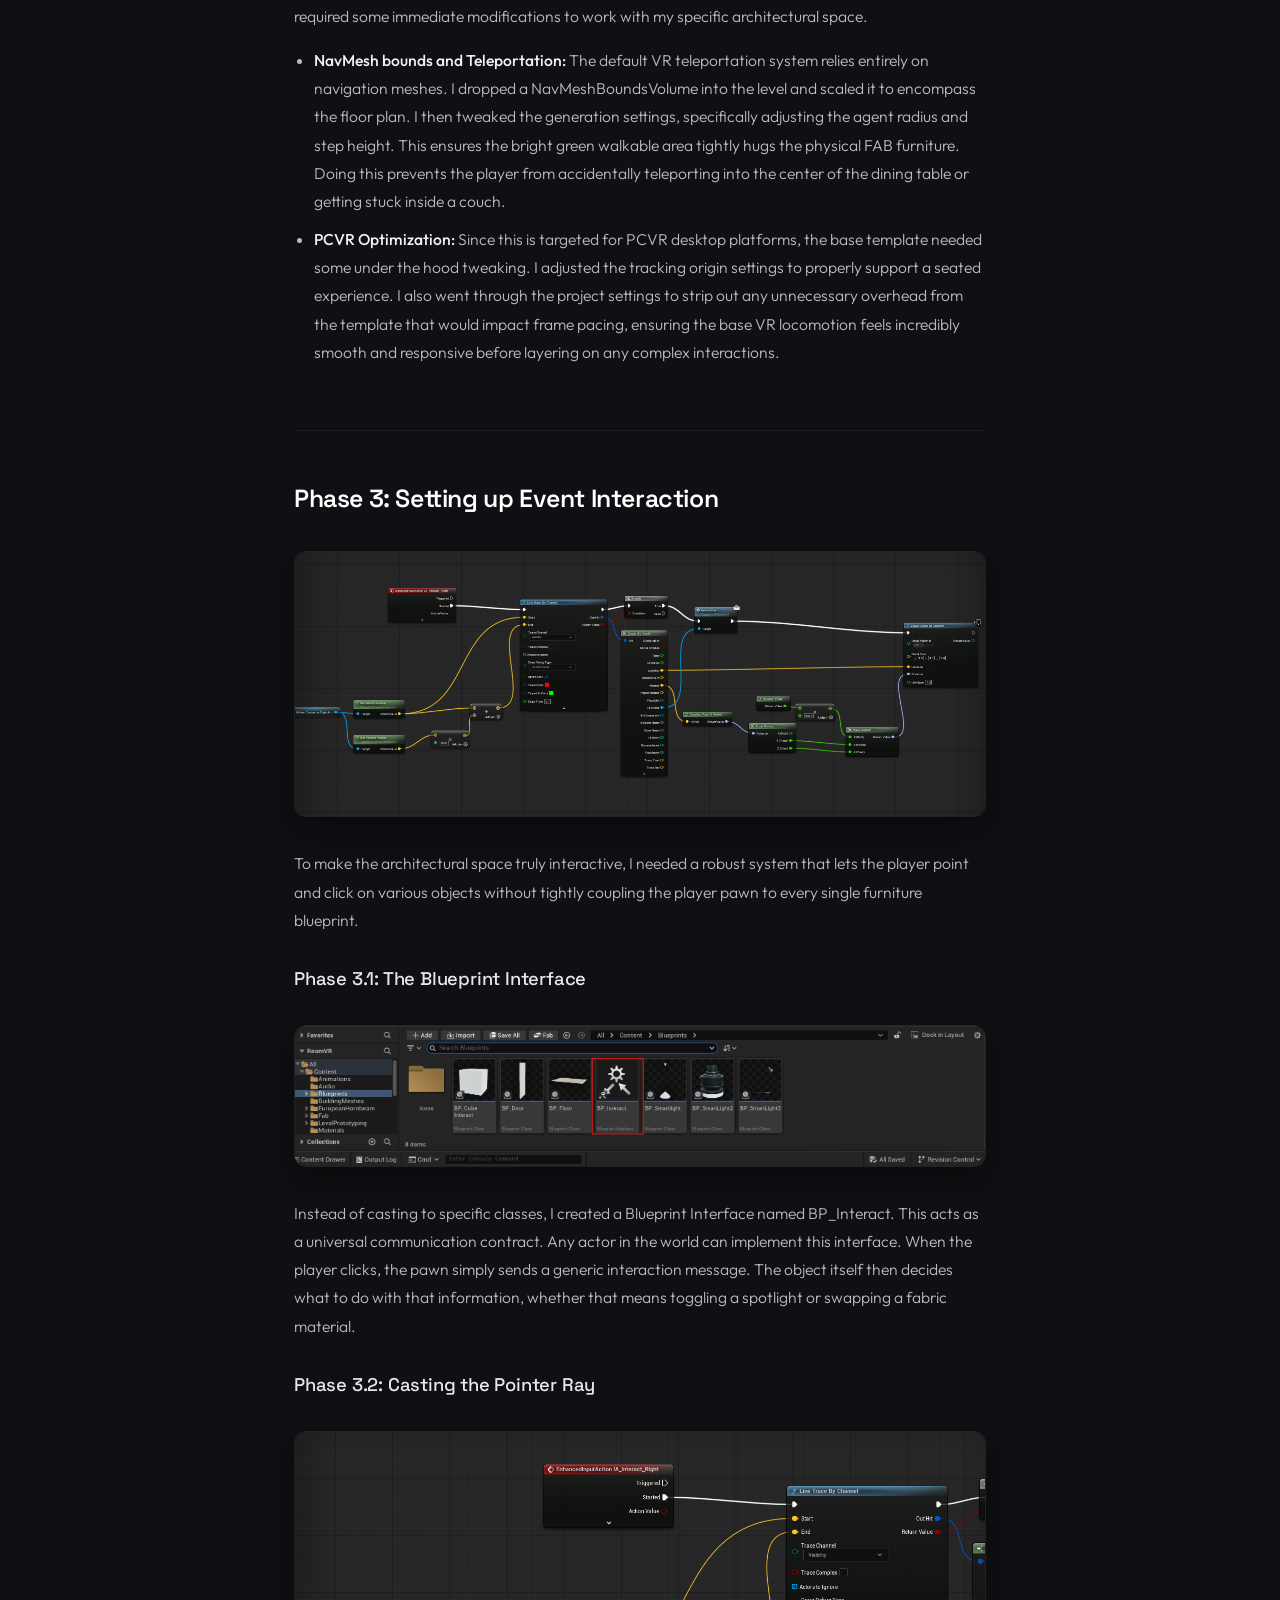
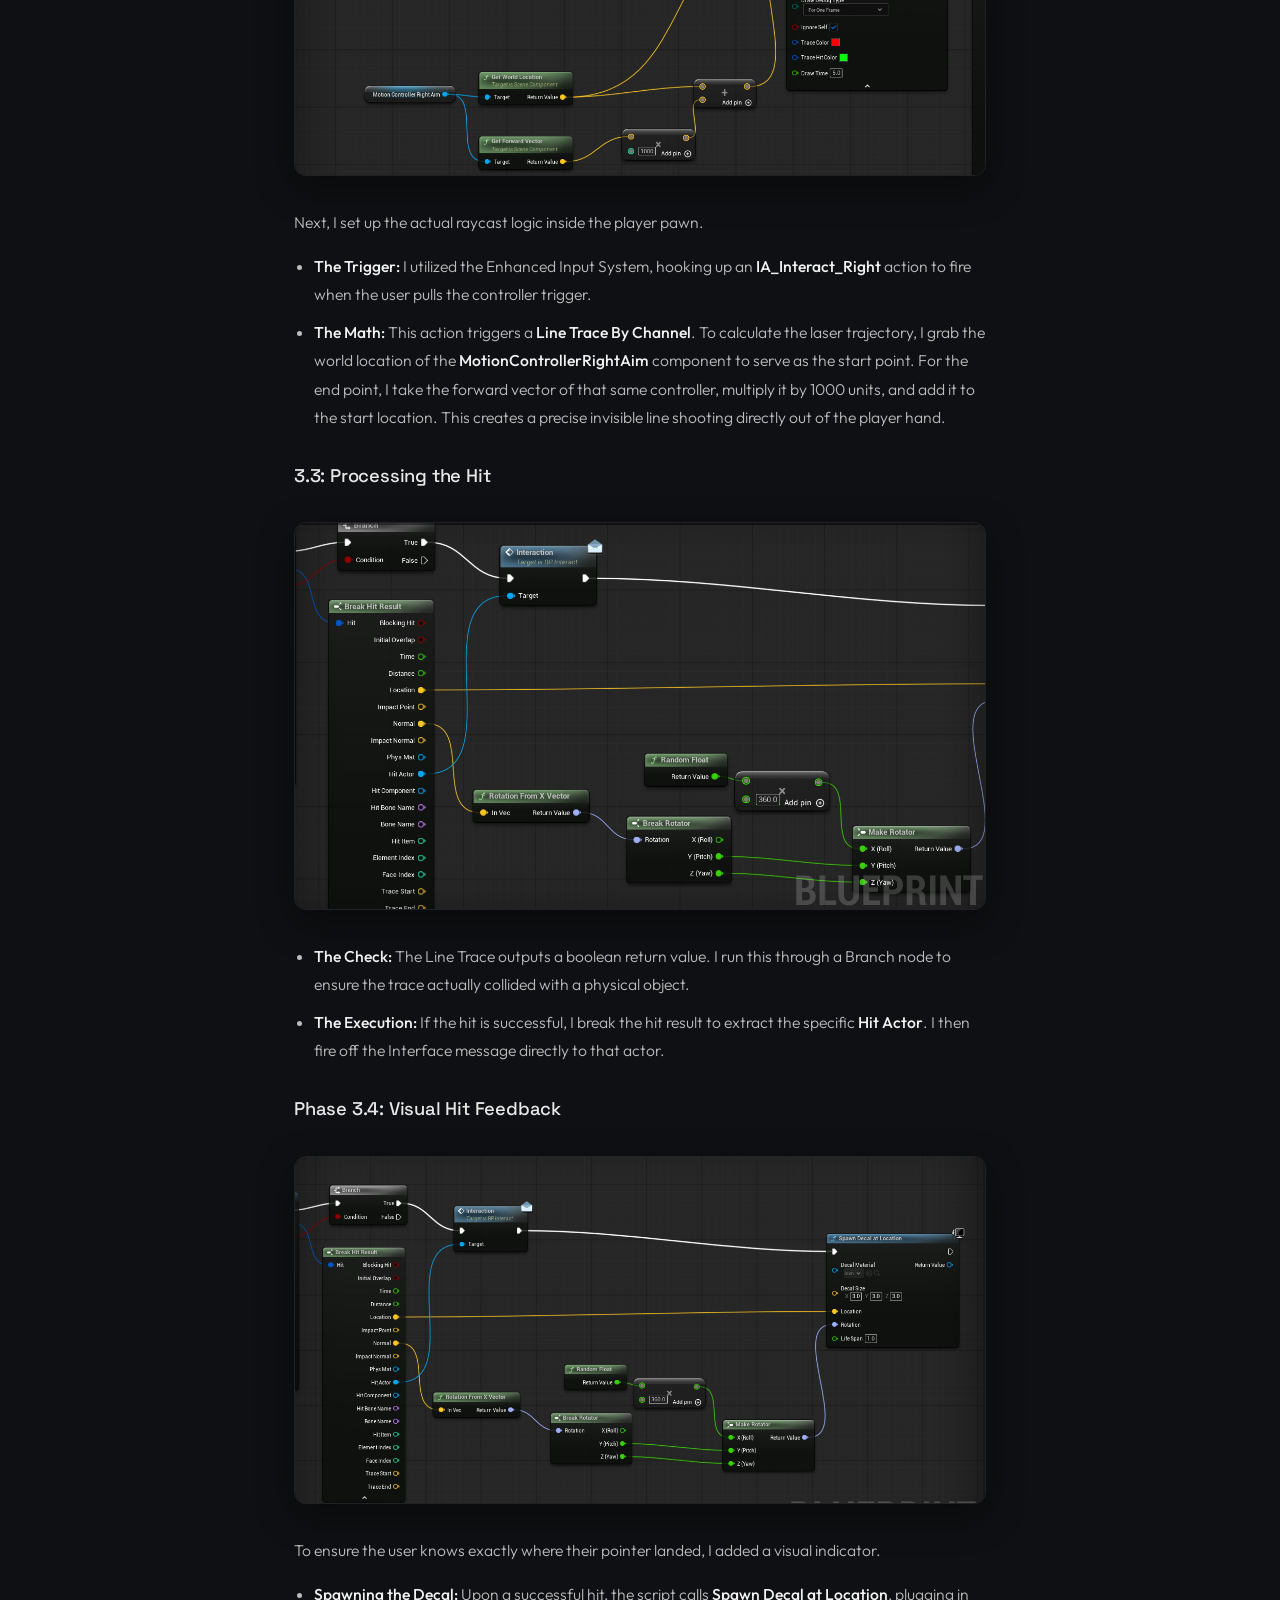
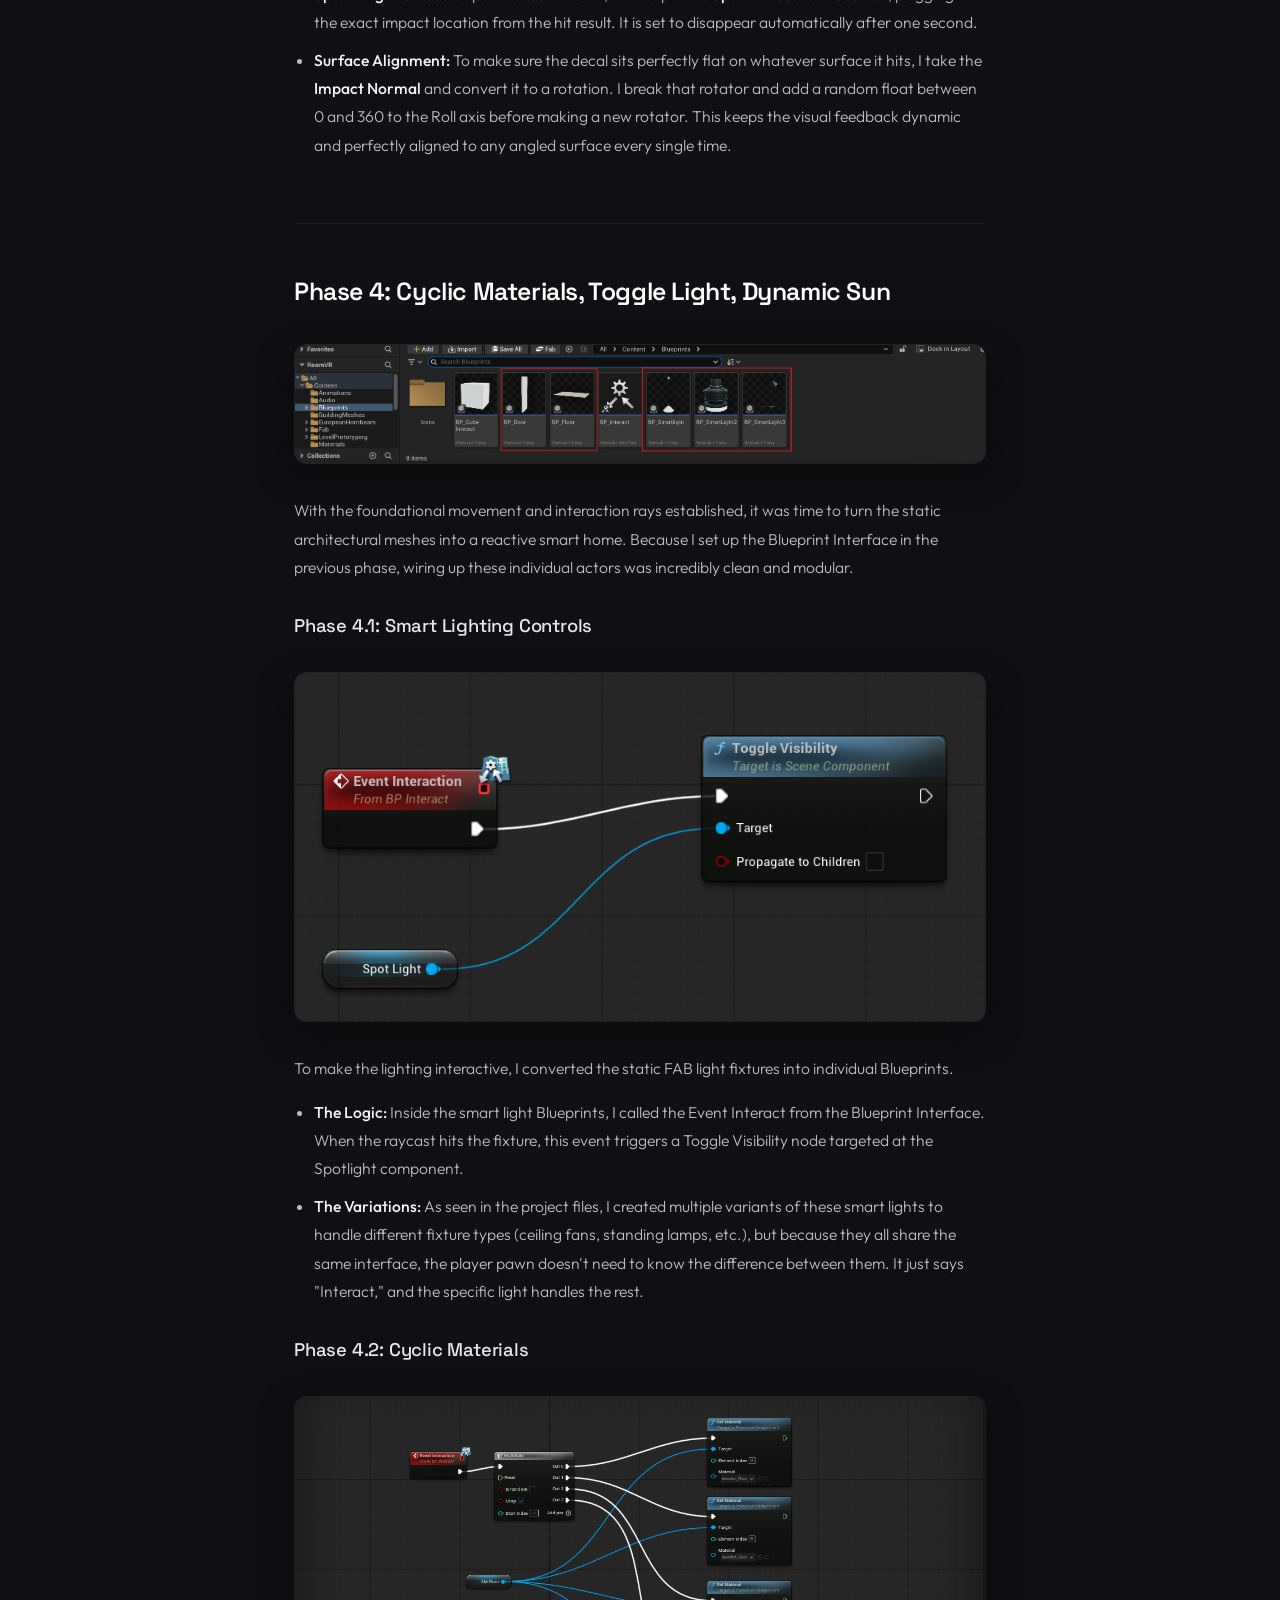
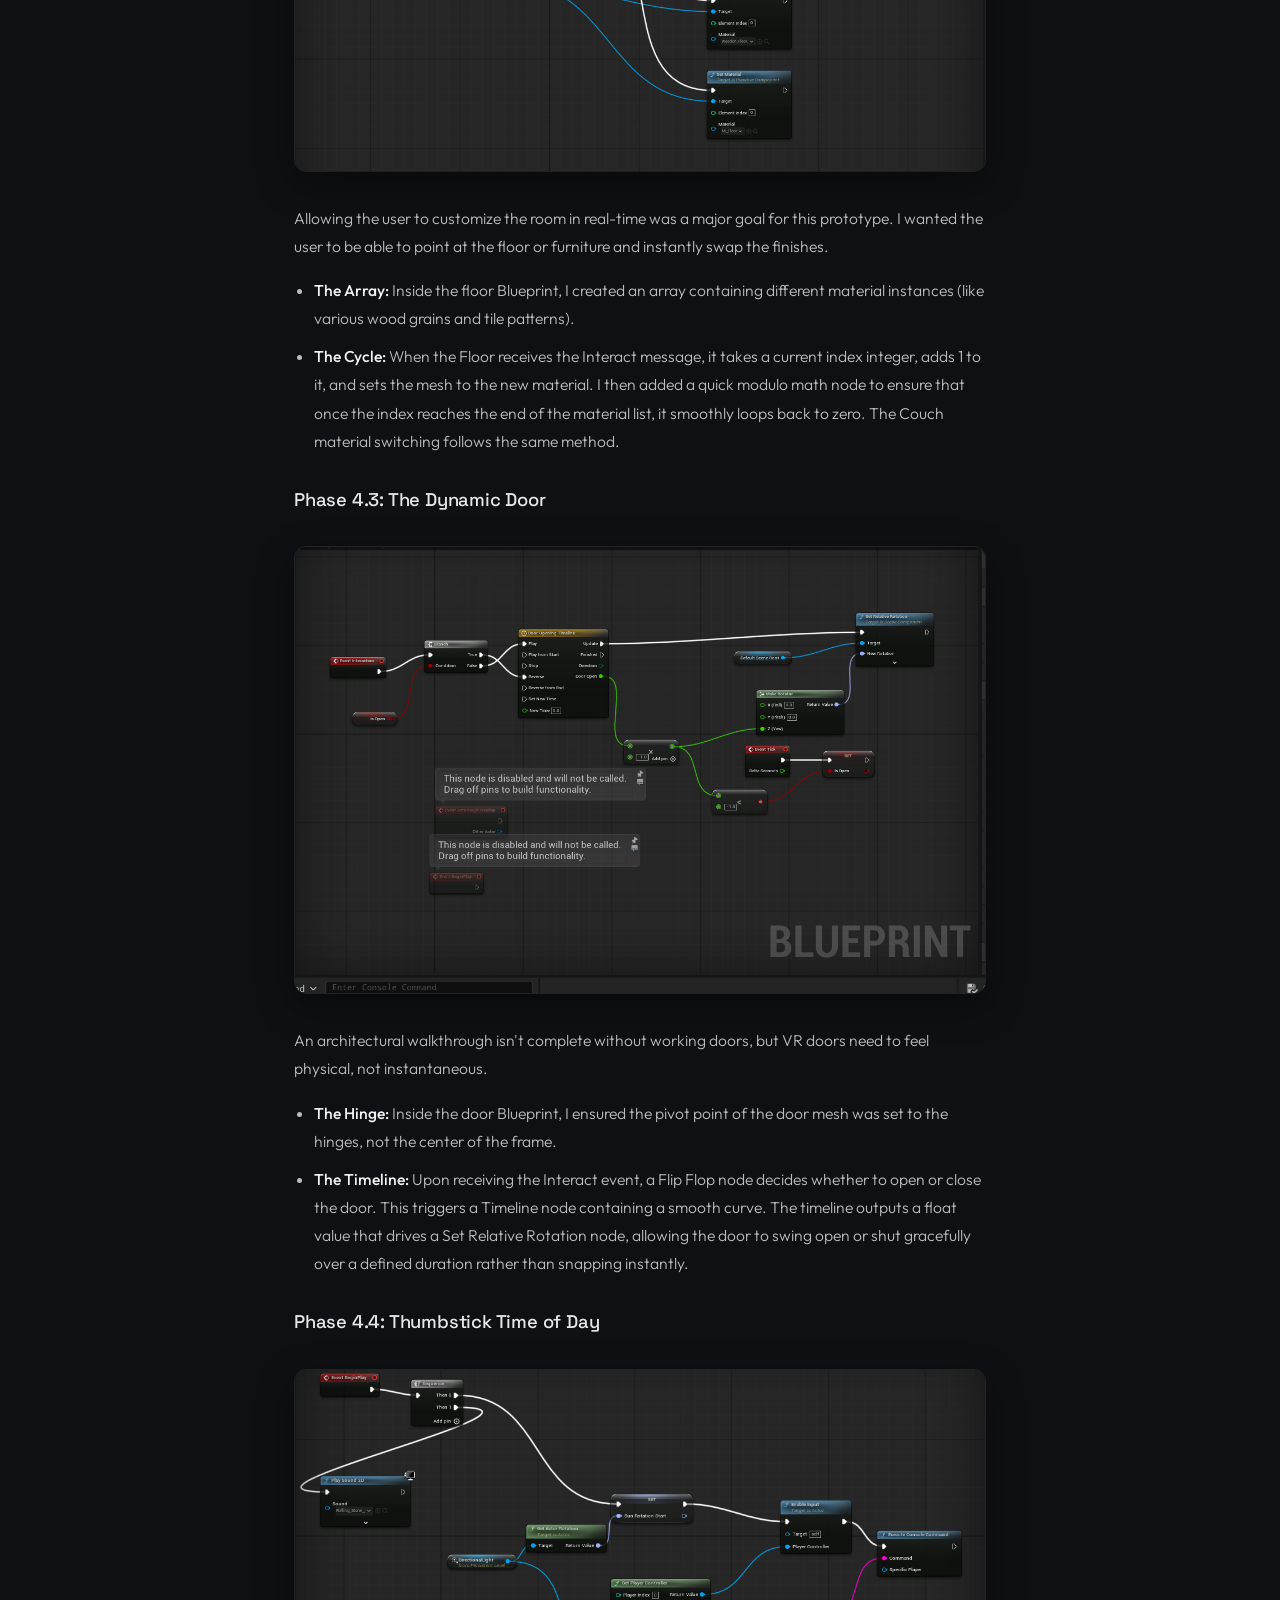
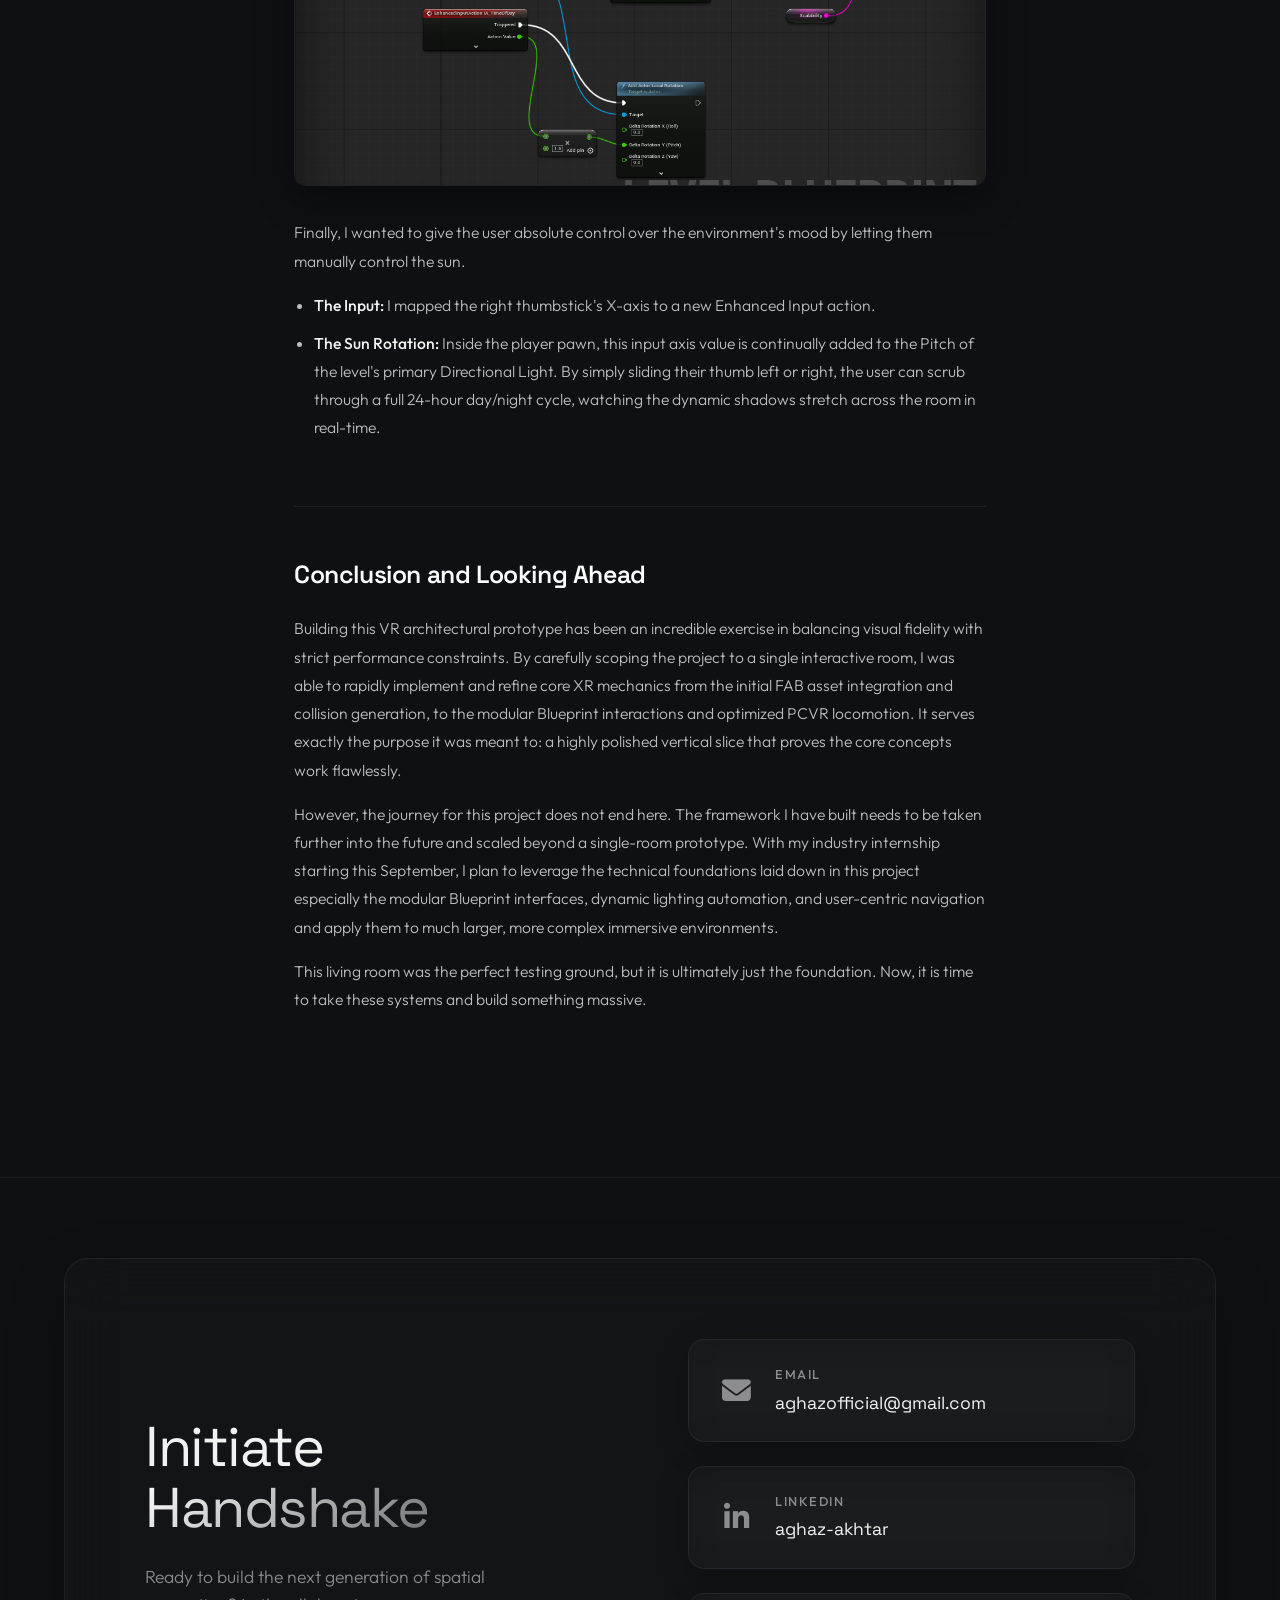
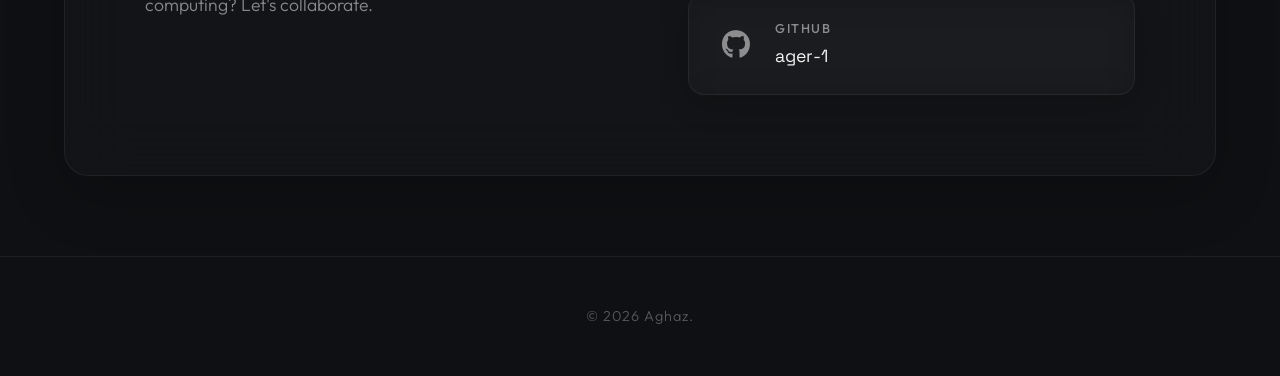
<file: room-vr-documentation.html>
<!DOCTYPE html>
<html lang="en">

<head>
    <meta charset="UTF-8">
    <meta name="viewport" content="width=device-width, initial-scale=1.0">
    <title>Unreal Engine – VR Room Documentation | Aghaz Akhtar</title>
    <meta name="description"
        content="Technical documentation and architectural walkthrough devlog for VR Room in Unreal Engine 5 by Aghaz Akhtar.">
    <link rel="icon" href="assets/icon.png" type="image/png">
    <!-- Modern Tech Fonts -->
    <link rel="preconnect" href="https://fonts.googleapis.com">
    <link rel="preconnect" href="https://fonts.gstatic.com" crossorigin>
    <link
        href="https://fonts.googleapis.com/css2?family=Outfit:wght@200;400;600;800&family=Space+Grotesk:wght@300;500;700&display=swap"
        rel="stylesheet">
    <!-- FontAwesome for standard icons -->
    <link rel="stylesheet" href="https://cdnjs.cloudflare.com/ajax/libs/font-awesome/6.4.0/css/all.min.css">
    <!-- Core Styles -->
    <link rel="stylesheet" href="style.css">
</head>

<body>

    <!-- Background Orbs for ambient lighting -->
    <div class="orb orb-1"></div>
    <div class="orb orb-2"></div>
    <div class="orb orb-3"></div>
    <div class="glow-grid"></div>

    <!-- Navigation -->
    <nav class="glass-nav scrolled">
        <div class="nav-container">
            <a href="index.html" class="logo-wrapper">
                <img src="assets/icon.png" alt="Logo" class="logo-icon" width="32" height="32">
                <span class="logo">Aghaz<span class="xr"> Akhtar</span></span>
            </a>
            <ul class="nav-links">
                <li><a href="index.html">Home</a></li>
                <li><a href="tech-stack.html">Tech Stack</a></li>
                <li><a href="work.html" class="active">Work</a></li>
                <li><a href="certifications.html">Certifications</a></li>
                <li><a href="#contact" class="btn-glow">Contact</a></li>
            </ul>
            <div class="mobile-menu-btn"><i class="fas fa-bars"></i></div>
        </div>
    </nav>

    <main class="doc-container">
        <!-- Back Button -->
        <a href="work.html#VR-Arch-Walkthrough" class="doc-back-btn reveal">
            <i class="fa-solid fa-arrow-left"></i> Back to Work Portfolio
        </a>

        <!-- Devlog Header -->
        <header class="doc-header reveal">
            <span class="badge">Unreal Engine 5 &amp; Virtual Reality</span>
            <h1>Unreal Engine – VR Room Documentation</h1>
            <div class="doc-author-meta">
                <span><i class="fa-solid fa-user-ninja"></i> By Aghaz</span>
                <span><i class="fa-solid fa-layer-group"></i> Unreal Engine 5 &amp; Blueprint Automation</span>
                <span><i class="fa-solid fa-code"></i> Technical Case Study</span>
            </div>
        </header>

        <!-- Devlog Body Sections -->
        <article class="doc-content">

            <!-- Section 1: Scope & Strategy -->
            <section class="doc-card reveal">
                <h2>The Single Room Strategy: A Focused Prototype</h2>
                <p>
                    You might wonder why this entire architectural experience is contained within a single room. 
                    The answer comes down to scope management and the need for rapid prototyping. My primary 
                    goal was to get a fully functional, highly polished vertical slice ready to showcase as quickly as 
                    possible. By restricting the environment to just the living and dining area, I could focus all my 
                    development time on refining the core mechanics, such as the dynamic time of day, the VR 
                    physical interactions, and the Blueprint automation. A smaller footprint meant less time spent on 
                    layout design and asset placement, and more time perfecting the actual XR user experience to 
                    prove the core concept works flawlessly.
                </p>

                <!-- Heading picture after scope is mentioned -->
                <div class="doc-image-box reveal">
                    <img src="assets/VRArch.png" alt="VR Architectural Room Living &amp; Dining Area Render">
                </div>
            </section>

            <!-- Section 2: Phase 1: VR Architecture -->
            <section class="doc-card reveal">
                <h2>Phase 1: VR Architecture</h2>
                <p>
                    Building an immersive XR space requires more than just dropping assets into a scene. For this 
                    architectural walkthrough, I needed the environment to feel grounded, tactile, and highly 
                    optimized for a seamless virtual reality experience. Here is a look at how I brought the living 
                    room to life using FAB, customized colliders, and dynamic lighting.
                </p>

                <h3>Phase 1.1 Importing 3D Models</h3>
                <p>
                    To populate the space efficiently, I utilized FAB to bring in high quality 3D models. The living 
                    and dining areas are filled with detailed assets ranging from the woven textures on the chairs to 
                    the foliage and ceiling fixtures. FAB allowed me to quickly iterate on the interior design directly 
                    within Unreal Engine, providing a robust library of realistic meshes that perfectly fit the modern 
                    aesthetic I was aiming for.
                </p>

                <h3>Phase 1.2 Giving Holograms Physical Mass</h3>
                <p>
                    A major challenge in VR development is ensuring objects have actual physical presence. Out of 
                    the box, many imported visual meshes act like holograms. Early in development, my raycast 
                    laser pointers were passing straight through couches and light fixtures.
                </p>
                <p>
                    To fix this and make the smart home interactions work perfectly, I had to rebuild the physical 
                    boundaries.
                </p>
                <ul>
                    <li><strong>The Process:</strong> I opened the base models in the Static Mesh Editor and overhauled their collision profiles.</li>
                    <li><strong>Precision:</strong> For interactable elements like the couch cushions and the ceiling fan body, I changed the Collision Complexity to <strong>Use Complex Collision as Simple</strong>.</li>
                    <li><strong>The Result:</strong> This wrapped a perfect physical barrier around every curve of the fabric and metal. The VR laser now stops precisely where it touches the material, allowing for flawless material swapping and light toggling.</li>
                </ul>

                <h3>Phase 1.3 Sculpting the Light</h3>
                <p>
                    Lighting is what truly sells the realism of space.
                </p>
                <ul>
                    <li><strong>Dynamic Sun:</strong> I implemented a dynamic Directional Light linked to a Sky Atmosphere. This allows the user to manually rotate the sun and change the time of day, instantly shifting the mood of the room.</li>
                    <li><strong>Interior Fixtures:</strong> To set up the artificial lighting, I placed standard Spot Light components inside all of the physical FAB ceiling fixtures.</li>
                    <li><strong>VR Optimization:</strong> Virtual reality demands high frame rates, so I had to be strategic with my render settings. I disabled heavy hardware ray tracing and instead relied on Screen Space Reflections and optimized volumetric fog settings. This achieved the photorealistic interior lighting you see in the capture while keeping performance well within strict PCVR targets.</li>
                </ul>
            </section>

            <!-- Section 3: Phase 2: VR Base Setup -->
            <section class="doc-card reveal">
                <h2>Phase 2: VR Base Setup</h2>

                <!-- NavMesh Image -->
                <div class="doc-image-box reveal">
                    <img src="assets/VRRoomNavMesh.png" alt="Unreal Engine NavMesh Bounds Volume Setup">
                </div>

                <p>
                    To get the locomotion up and running quickly, I started by integrating the default VR Template in 
                    Unreal Engine. It provides a fantastic out of the box foundation for OpenXR development, but it 
                    required some immediate modifications to work with my specific architectural space.
                </p>
                <ul>
                    <li><strong>NavMesh bounds and Teleportation:</strong> The default VR teleportation system relies entirely on navigation meshes. I dropped a NavMeshBoundsVolume into the level and scaled it to encompass the floor plan. I then tweaked the generation settings, specifically adjusting the agent radius and step height. This ensures the bright green walkable area tightly hugs the physical FAB furniture. Doing this prevents the player from accidentally teleporting into the center of the dining table or getting stuck inside a couch.</li>
                    <li><strong>PCVR Optimization:</strong> Since this is targeted for PCVR desktop platforms, the base template needed some under the hood tweaking. I adjusted the tracking origin settings to properly support a seated experience. I also went through the project settings to strip out any unnecessary overhead from the template that would impact frame pacing, ensuring the base VR locomotion feels incredibly smooth and responsive before layering on any complex interactions.</li>
                </ul>
            </section>

            <!-- Section 4: Phase 3: Setting up Event Interaction -->
            <section class="doc-card reveal">
                <h2>Phase 3: Setting up Event Interaction</h2>

                <!-- Image 3.1 -->
                <div class="doc-image-box reveal">
                    <img src="assets/3.1.png" alt="Setting up Event Interaction Blueprint">
                </div>

                <p>
                    To make the architectural space truly interactive, I needed a robust system that lets the player 
                    point and click on various objects without tightly coupling the player pawn to every single 
                    furniture blueprint.
                </p>

                <h3>Phase 3.1: The Blueprint Interface</h3>
                
                <!-- Image 3.2 -->
                <div class="doc-image-box reveal">
                    <img src="assets/3.2.png" alt="Blueprint Interface Setup">
                </div>
                
                <p>
                    Instead of casting to specific classes, I created a Blueprint Interface named BP_Interact. This acts 
                    as a universal communication contract. Any actor in the world can implement this interface. 
                    When the player clicks, the pawn simply sends a generic interaction message. The object itself 
                    then decides what to do with that information, whether that means toggling a spotlight or 
                    swapping a fabric material.
                </p>

                <h3>Phase 3.2: Casting the Pointer Ray</h3>
                
                <!-- Image 3.3 -->
                <div class="doc-image-box reveal">
                    <img src="assets/3.3.png" alt="Casting the Pointer Ray Logic">
                </div>
                
                <p>
                    Next, I set up the actual raycast logic inside the player pawn.
                </p>
                <ul>
                    <li><strong>The Trigger:</strong> I utilized the Enhanced Input System, hooking up an <strong>IA_Interact_Right</strong> action to fire when the user pulls the controller trigger.</li>
                    <li><strong>The Math:</strong> This action triggers a <strong>Line Trace By Channel</strong>. To calculate the laser trajectory, I grab the world location of the <strong>MotionControllerRightAim</strong> component to serve as the start point. For the end point, I take the forward vector of that same controller, multiply it by 1000 units, and add it to the start location. This creates a precise invisible line shooting directly out of the player hand.</li>
                </ul>

                <h3>3.3: Processing the Hit</h3>
                
                <!-- Image 3.4 -->
                <div class="doc-image-box reveal">
                    <img src="assets/3.4.png" alt="Processing the Hit Blueprint">
                </div>

                <ul>
                    <li><strong>The Check:</strong> The Line Trace outputs a boolean return value. I run this through a Branch node to ensure the trace actually collided with a physical object.</li>
                    <li><strong>The Execution:</strong> If the hit is successful, I break the hit result to extract the specific <strong>Hit Actor</strong>. I then fire off the Interface message directly to that actor.</li>
                </ul>

                <h3>Phase 3.4: Visual Hit Feedback</h3>
                
                <!-- Image 3.5 -->
                <div class="doc-image-box reveal">
                    <img src="assets/3.5.png" alt="Visual Hit Feedback Script">
                </div>

                <p>
                    To ensure the user knows exactly where their pointer landed, I added a visual indicator.
                </p>
                <ul>
                    <li><strong>Spawning the Decal:</strong> Upon a successful hit, the script calls <strong>Spawn Decal at Location</strong>, plugging in the exact impact location from the hit result. It is set to disappear automatically after one second.</li>
                    <li><strong>Surface Alignment:</strong> To make sure the decal sits perfectly flat on whatever surface it hits, I take the <strong>Impact Normal</strong> and convert it to a rotation. I break that rotator and add a random float between 0 and 360 to the Roll axis before making a new rotator. This keeps the visual feedback dynamic and perfectly aligned to any angled surface every single time.</li>
                </ul>
            </section>

            <!-- Section 5: Phase 4: Cyclic Materials, Toggle Light, Dynamic Sun -->
            <section class="doc-card reveal">
                <h2>Phase 4: Cyclic Materials, Toggle Light, Dynamic Sun</h2>

                <div class="doc-image-box reveal">
                    <img src="assets/4.1.png" alt="Content Drawer Blueprint Actors">
                </div>
                
                <p>
                    With the foundational movement and interaction rays established, it was time to turn the static 
                    architectural meshes into a reactive smart home. Because I set up the Blueprint Interface in the 
                    previous phase, wiring up these individual actors was incredibly clean and modular.
                </p>

                <h3>Phase 4.1: Smart Lighting Controls</h3>
                
                <div class="doc-image-box reveal">
                    <img src="assets/4.2.png" alt="Smart Lighting Controls Logic">
                </div>

                <p>
                    To make the lighting interactive, I converted the static FAB light fixtures into individual Blueprints.
                </p>
                <ul>
                    <li><strong>The Logic:</strong> Inside the smart light Blueprints, I called the Event Interact from the Blueprint Interface. When the raycast hits the fixture, this event triggers a Toggle Visibility node targeted at the Spotlight component.</li>
                    <li><strong>The Variations:</strong> As seen in the project files, I created multiple variants of these smart lights to handle different fixture types (ceiling fans, standing lamps, etc.), but because they all share the same interface, the player pawn doesn't need to know the difference between them. It just says "Interact," and the specific light handles the rest.</li>
                </ul>

                <h3>Phase 4.2: Cyclic Materials</h3>
                
                <div class="doc-image-box reveal">
                    <img src="assets/4.3.png" alt="Cyclic Materials Blueprint">
                </div>

                <p>
                    Allowing the user to customize the room in real-time was a major goal for this prototype. I 
                    wanted the user to be able to point at the floor or furniture and instantly swap the finishes.
                </p>
                <ul>
                    <li><strong>The Array:</strong> Inside the floor Blueprint, I created an array containing different material instances (like various wood grains and tile patterns).</li>
                    <li><strong>The Cycle:</strong> When the Floor receives the Interact message, it takes a current index integer, adds 1 to it, and sets the mesh to the new material. I then added a quick modulo math node to ensure that once the index reaches the end of the material list, it smoothly loops back to zero. The Couch material switching follows the same method.</li>
                </ul>

                <h3>Phase 4.3: The Dynamic Door</h3>
                
                <div class="doc-image-box reveal">
                    <img src="assets/4.4.png" alt="The Dynamic Door Blueprint Timeline">
                </div>

                <p>
                    An architectural walkthrough isn't complete without working doors, but VR doors need to feel 
                    physical, not instantaneous.
                </p>
                <ul>
                    <li><strong>The Hinge:</strong> Inside the door Blueprint, I ensured the pivot point of the door mesh was set to the hinges, not the center of the frame.</li>
                    <li><strong>The Timeline:</strong> Upon receiving the Interact event, a Flip Flop node decides whether to open or close the door. This triggers a Timeline node containing a smooth curve. The timeline outputs a float value that drives a Set Relative Rotation node, allowing the door to swing open or shut gracefully over a defined duration rather than snapping instantly.</li>
                </ul>

                <h3>Phase 4.4: Thumbstick Time of Day</h3>
                
                <div class="doc-image-box reveal">
                    <img src="assets/4.5.png" alt="Thumbstick Time of Day Logic">
                </div>

                <p>
                    Finally, I wanted to give the user absolute control over the environment's mood by letting them 
                    manually control the sun.
                </p>
                <ul>
                    <li><strong>The Input:</strong> I mapped the right thumbstick's X-axis to a new Enhanced Input action.</li>
                    <li><strong>The Sun Rotation:</strong> Inside the player pawn, this input axis value is continually added to the Pitch of the level's primary Directional Light. By simply sliding their thumb left or right, the user can scrub through a full 24-hour day/night cycle, watching the dynamic shadows stretch across the room in real-time.</li>
                </ul>
            </section>

            <!-- Conclusion -->
            <section class="doc-card reveal">
                <h2>Conclusion and Looking Ahead</h2>
                <p>
                    Building this VR architectural prototype has been an incredible exercise in balancing visual 
                    fidelity with strict performance constraints. By carefully scoping the project to a single 
                    interactive room, I was able to rapidly implement and refine core XR mechanics from the initial 
                    FAB asset integration and collision generation, to the modular Blueprint interactions and 
                    optimized PCVR locomotion. It serves exactly the purpose it was meant to: a highly polished 
                    vertical slice that proves the core concepts work flawlessly.
                </p>
                <p>
                    However, the journey for this project does not end here. The framework I have built needs to be 
                    taken further into the future and scaled beyond a single-room prototype. With my industry 
                    internship starting this September, I plan to leverage the technical foundations laid down in this 
                    project especially the modular Blueprint interfaces, dynamic lighting automation, and user-centric 
                    navigation and apply them to much larger, more complex immersive environments.
                </p>
                <p>
                    This living room was the perfect testing ground, but it is ultimately just the foundation. Now, it is 
                    time to take these systems and build something massive.
                </p>
            </section>

        </article>
    </main>

    <!-- CTA Section -->
    <section id="contact" class="section-padding reveal"
        style="padding-top: 80px; padding-bottom: 80px; border-top: 1px solid var(--glass-border); margin-top: 4rem;">
        <div class="contact-container">
            <div class="contact-info">
                <h2>Initiate <br><span class="text-gradient">Handshake</span></h2>
                <p>Ready to build the next generation of spatial computing? Let's collaborate.</p>
            </div>
            <div class="contact-links">
                <a href="mailto:aghazofficial@gmail.com" class="contact-card glass">
                    <i class="fa-solid fa-envelope"></i>
                    <div class="contact-card-content">
                        <span class="contact-label">Email</span>
                        <span class="contact-value">aghazofficial@gmail.com</span>
                    </div>
                    <i class="fa-solid fa-arrow-up-right-from-square contact-arrow"></i>
                </a>
                <a href="https://www.linkedin.com/in/aghaz-akhtar/" target="_blank" rel="noopener noreferrer"
                    class="contact-card glass">
                    <i class="fa-brands fa-linkedin-in"></i>
                    <div class="contact-card-content">
                        <span class="contact-label">LinkedIn</span>
                        <span class="contact-value">aghaz-akhtar</span>
                    </div>
                    <i class="fa-solid fa-arrow-up-right-from-square contact-arrow"></i>
                </a>
                <a href="https://github.com/ager-1" target="_blank" rel="noopener noreferrer"
                    class="contact-card glass">
                    <i class="fa-brands fa-github"></i>
                    <div class="contact-card-content">
                        <span class="contact-label">GitHub</span>
                        <span class="contact-value">ager-1</span>
                    </div>
                    <i class="fa-solid fa-arrow-up-right-from-square contact-arrow"></i>
                </a>
            </div>
        </div>
    </section>

    <footer class="footer">
        <p>© 2026 Aghaz.</p>
    </footer>

    <script src="script.js"></script>
</body>

</html>
</file>
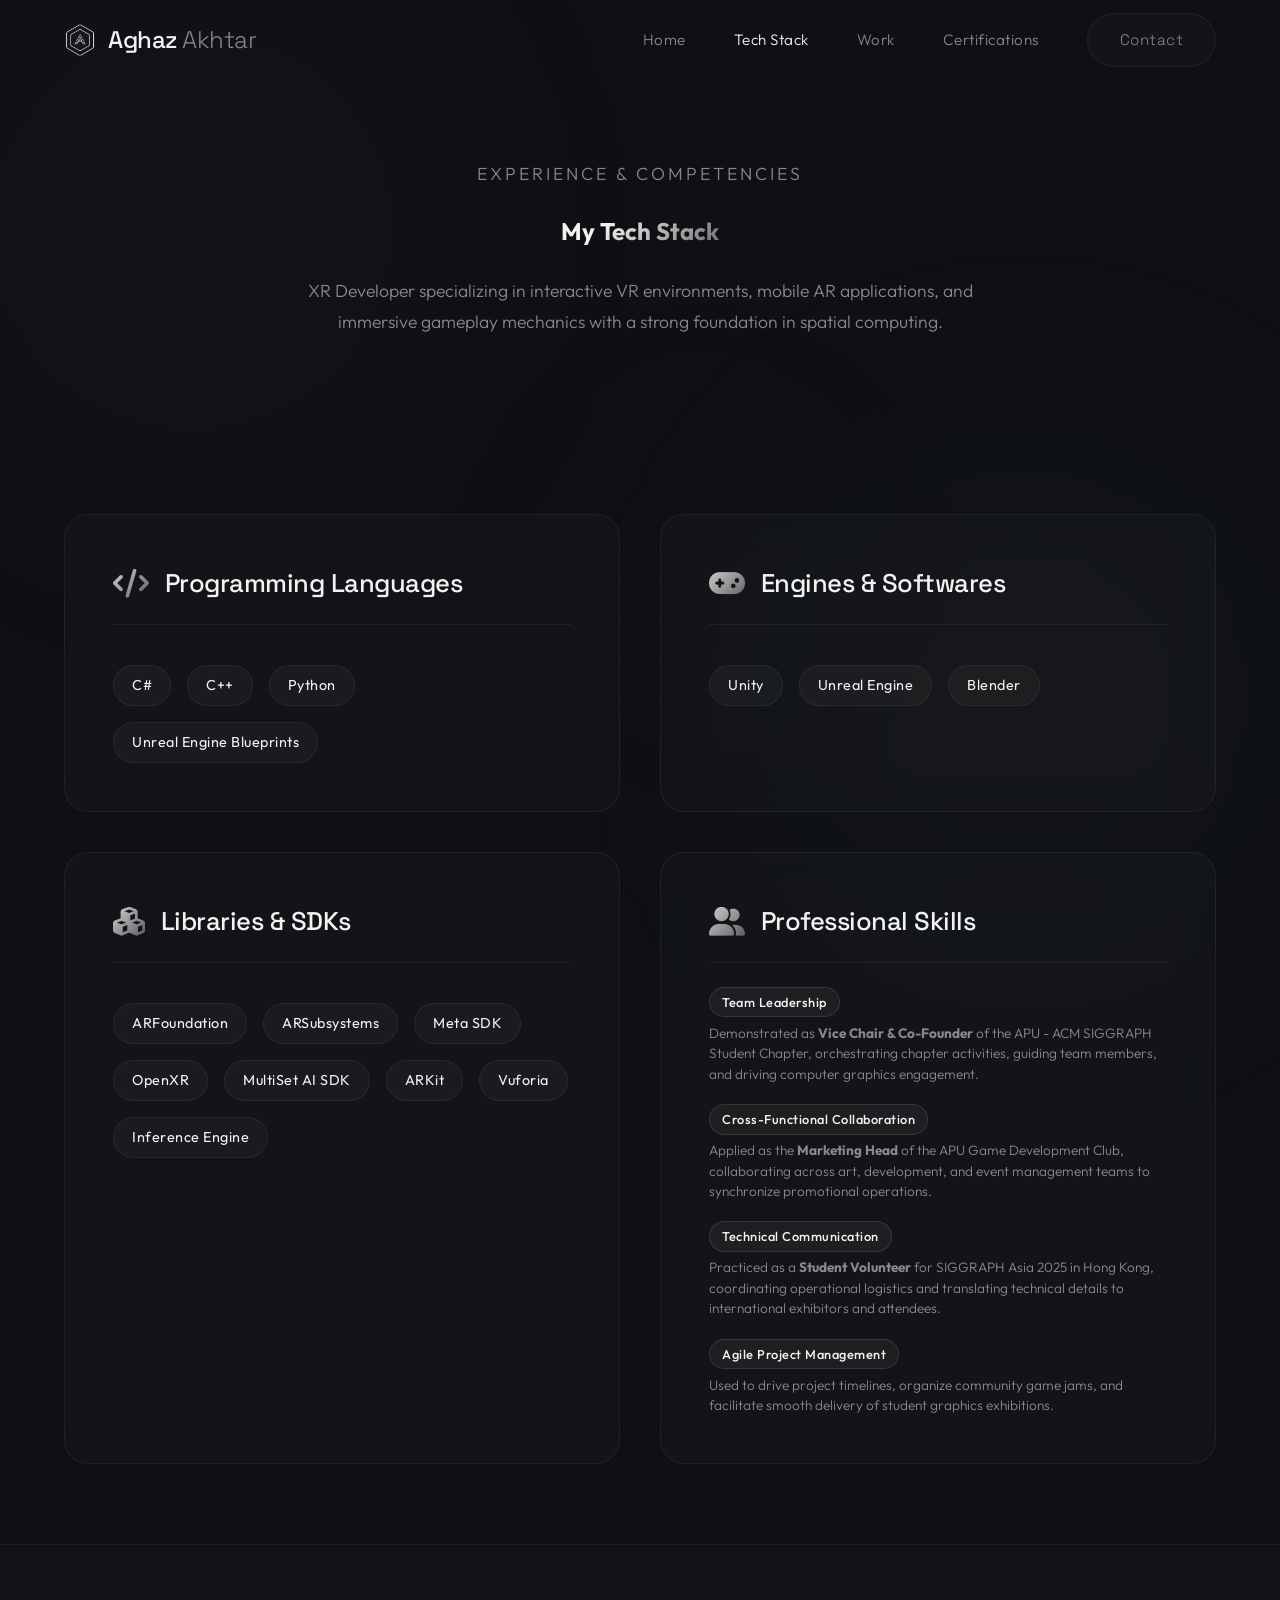
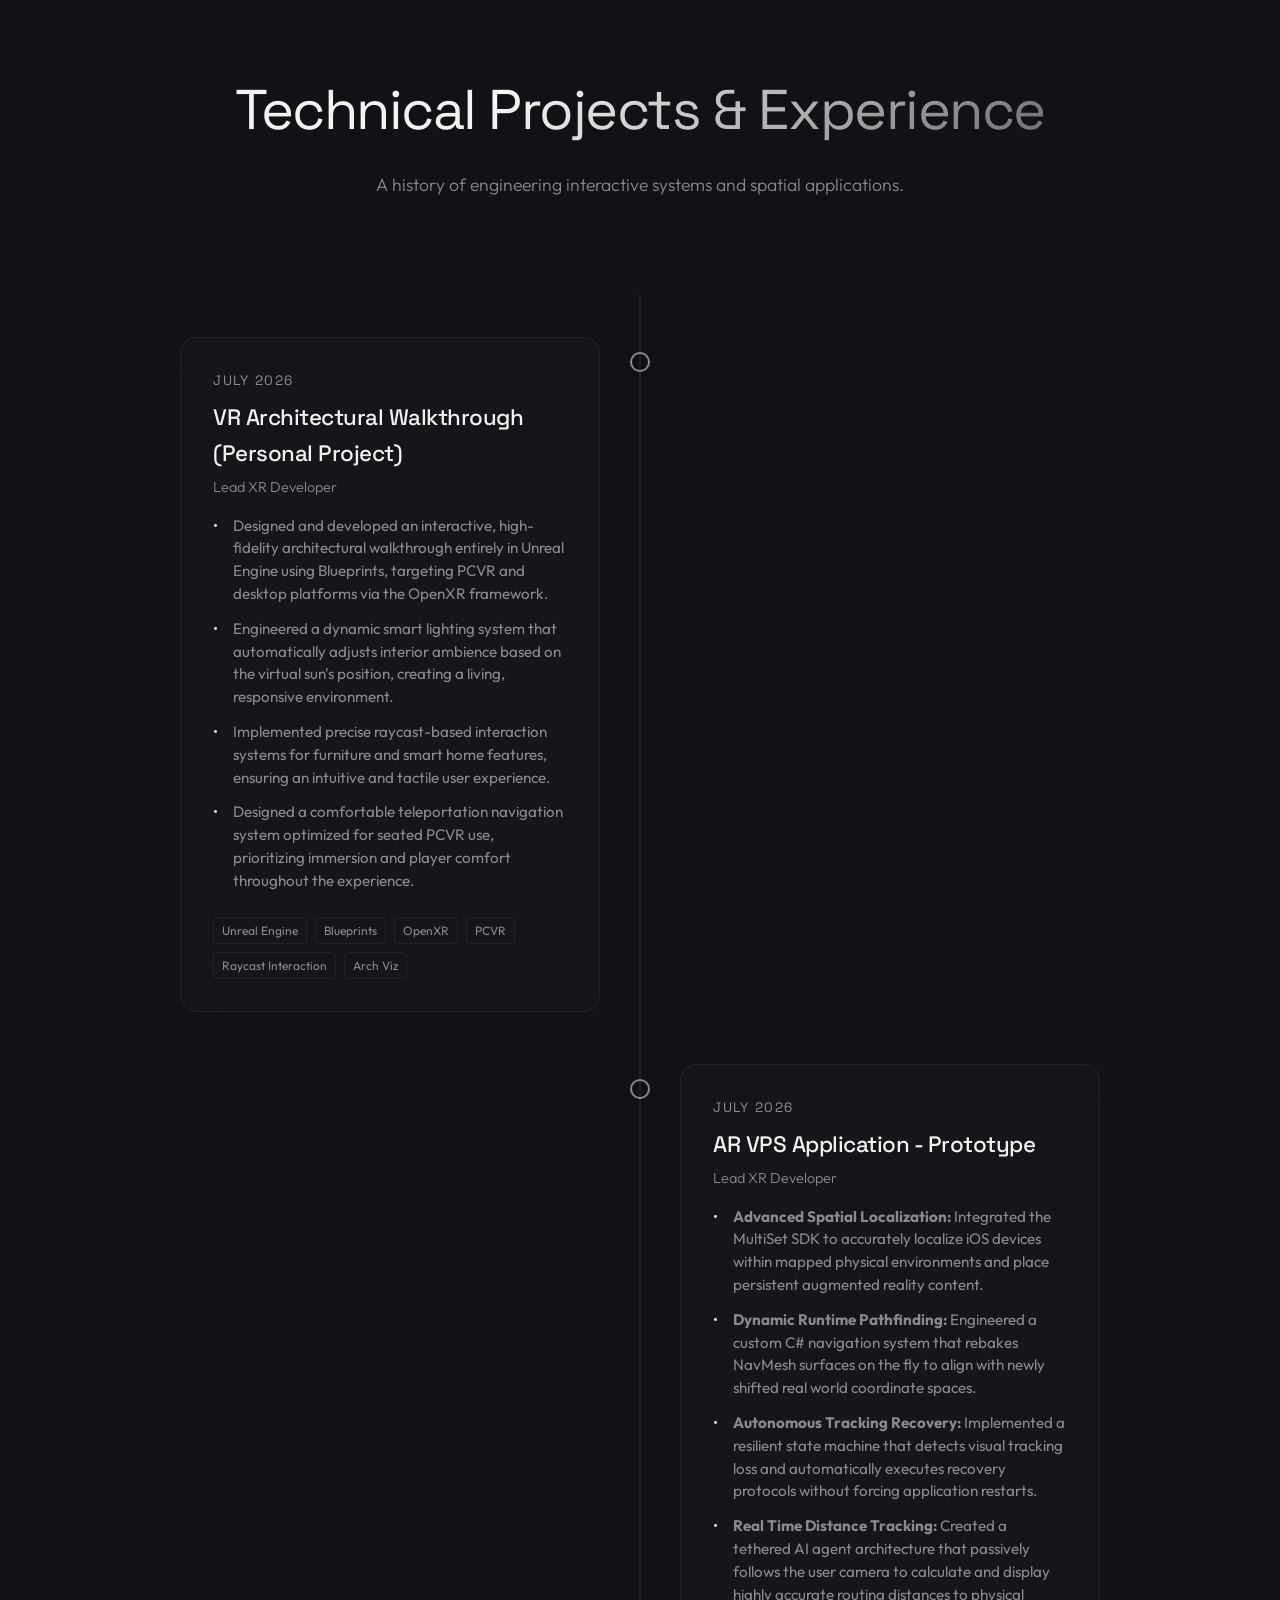
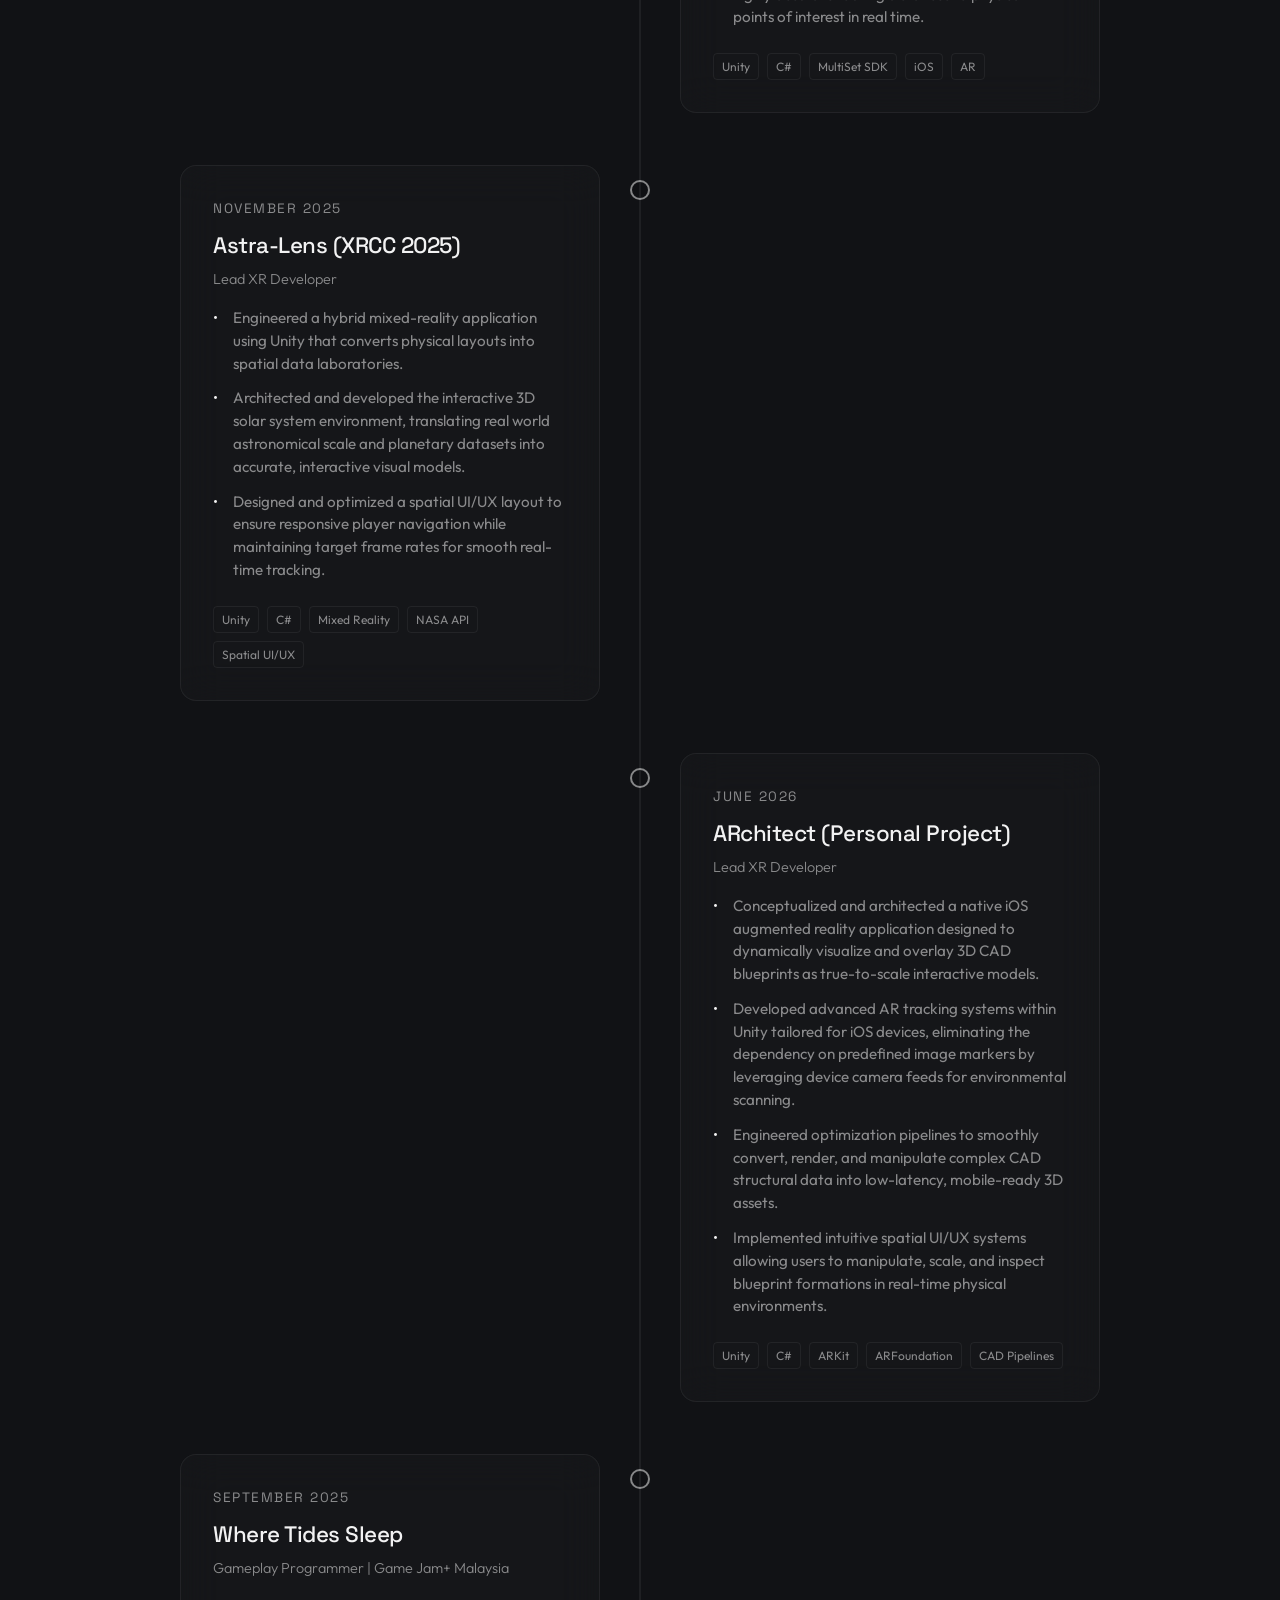
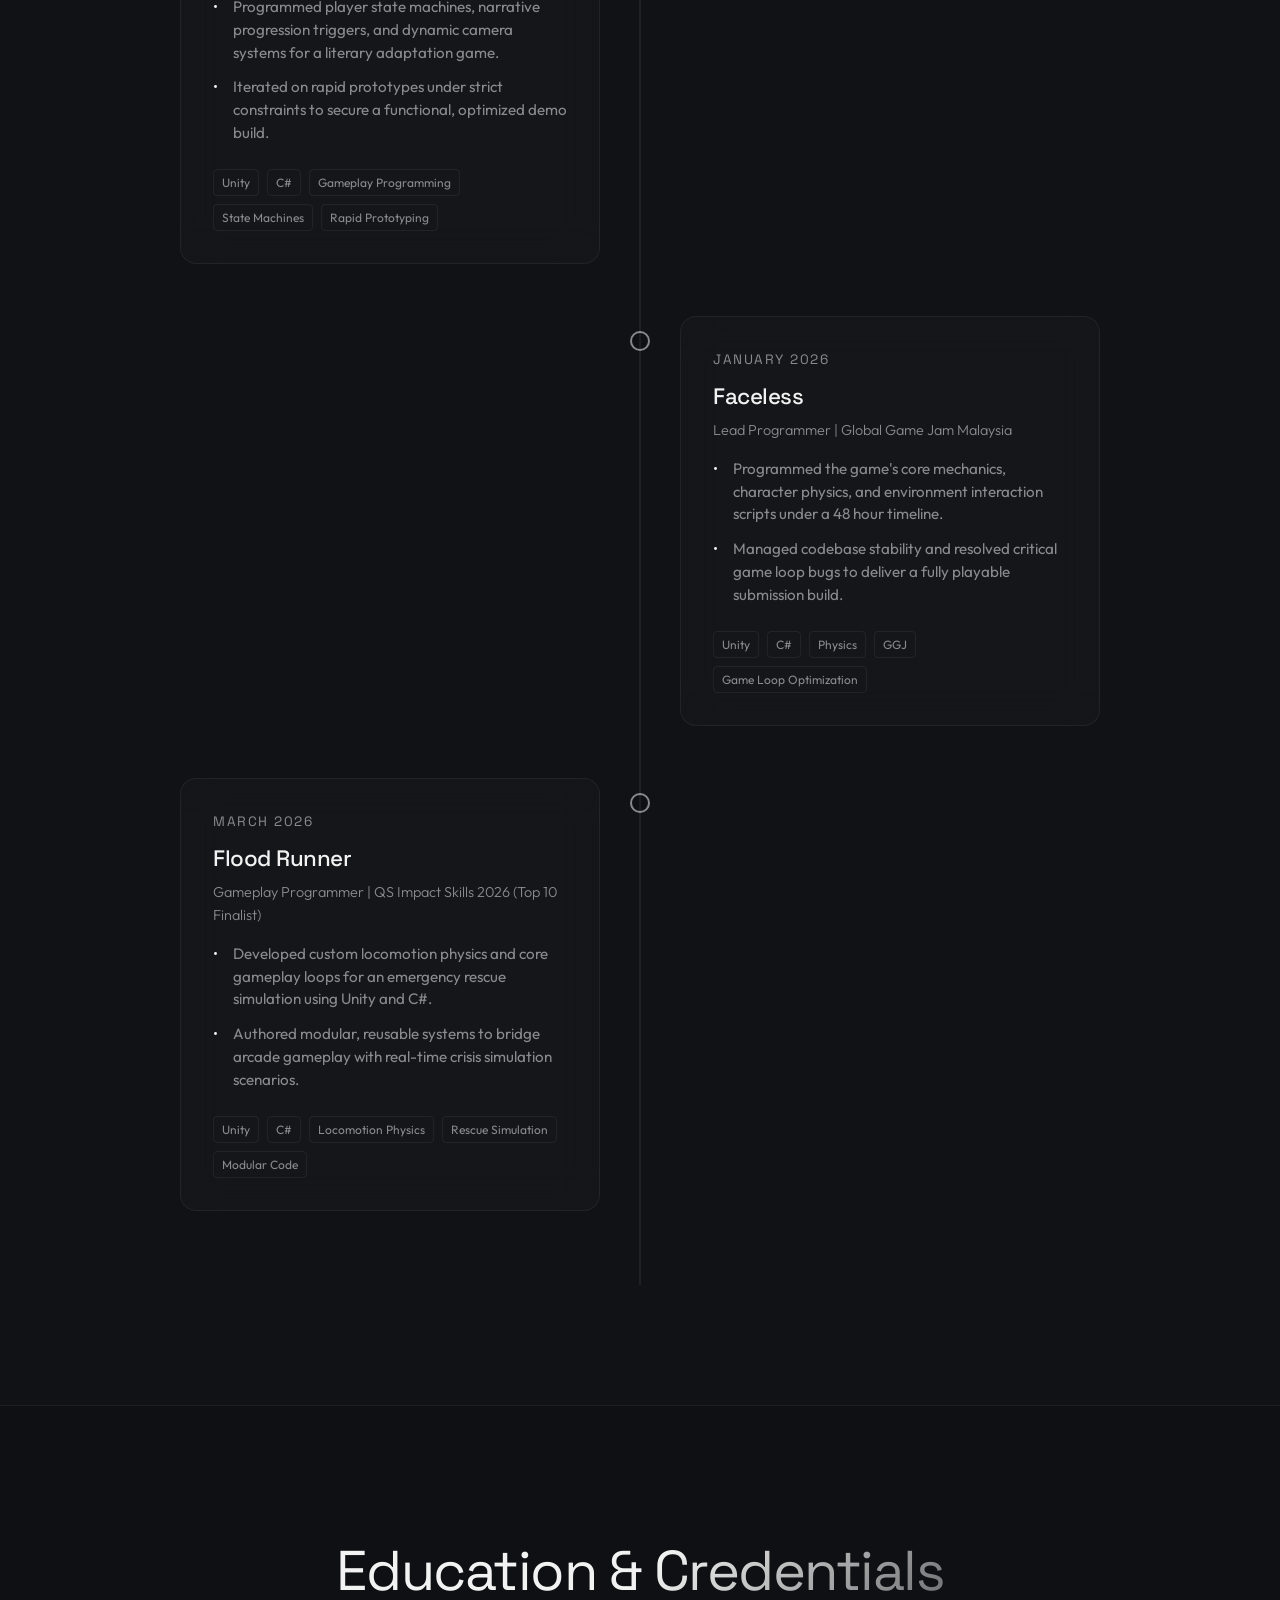
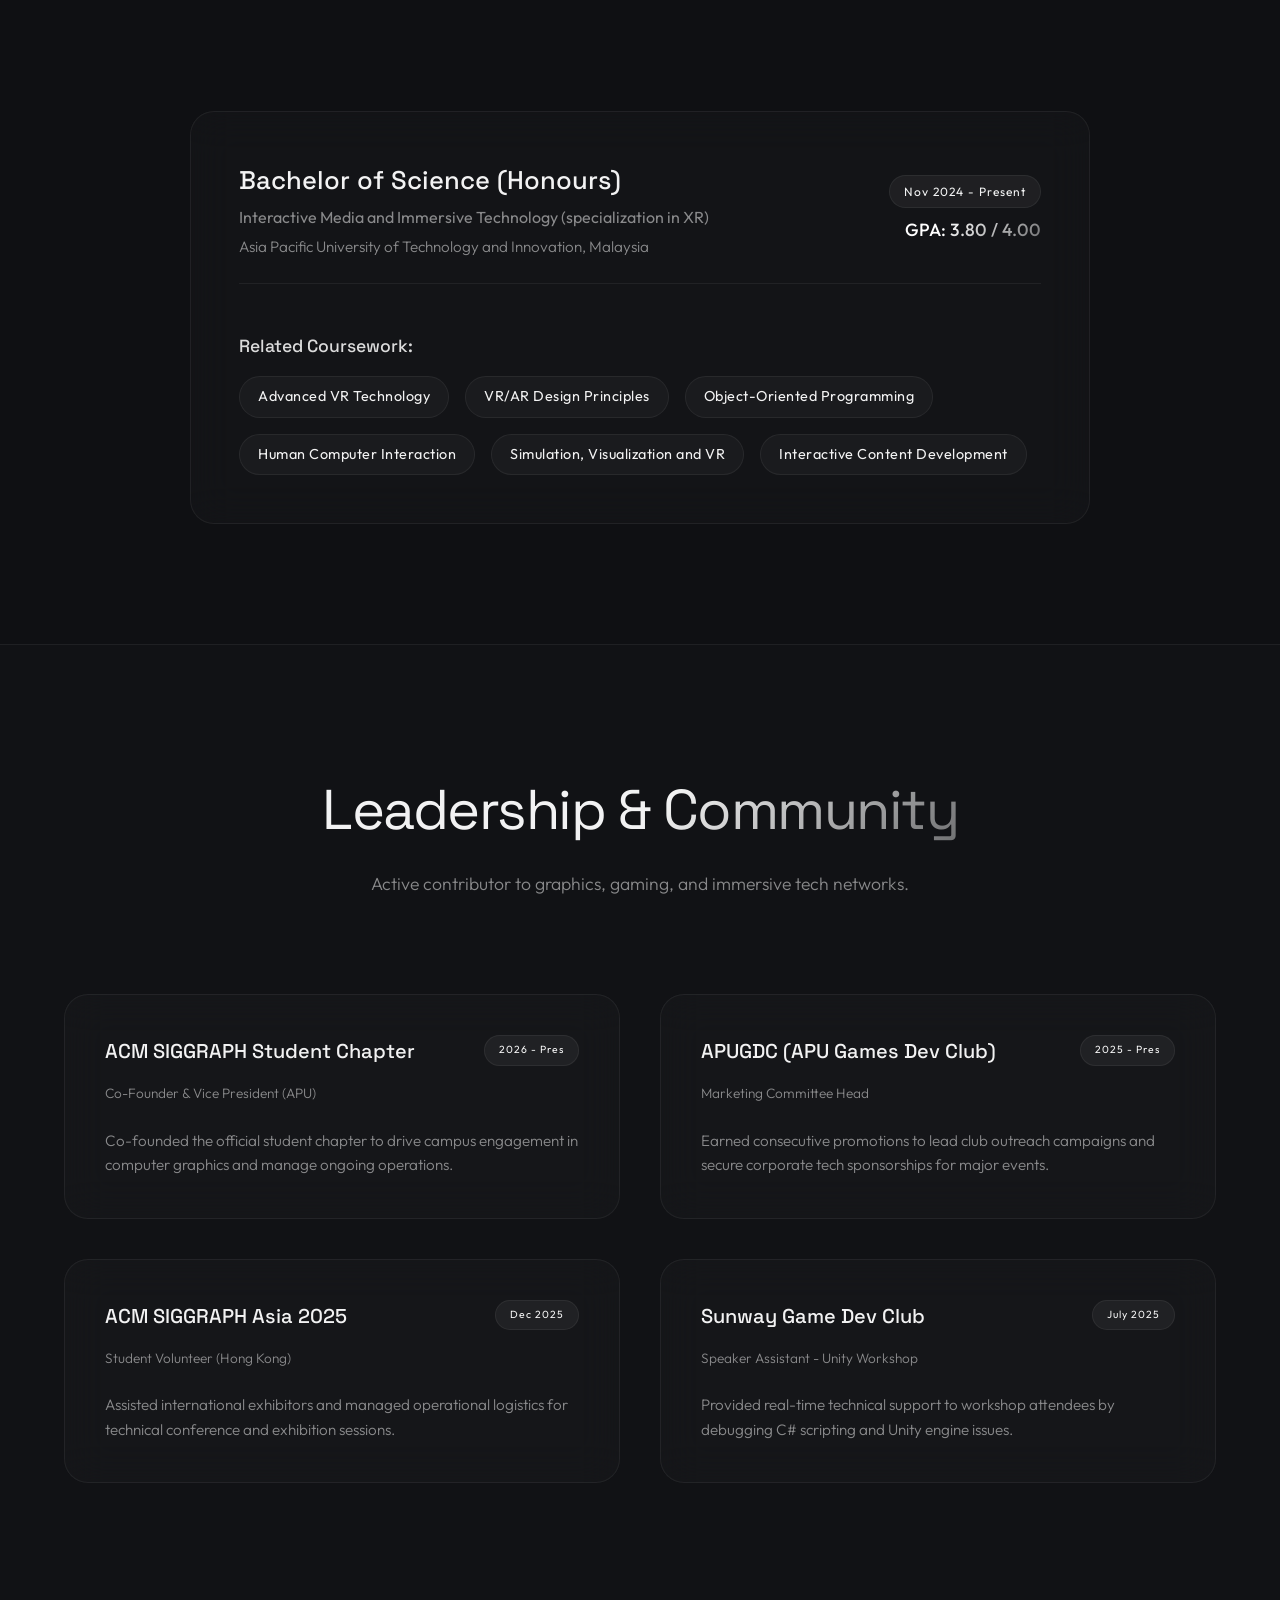
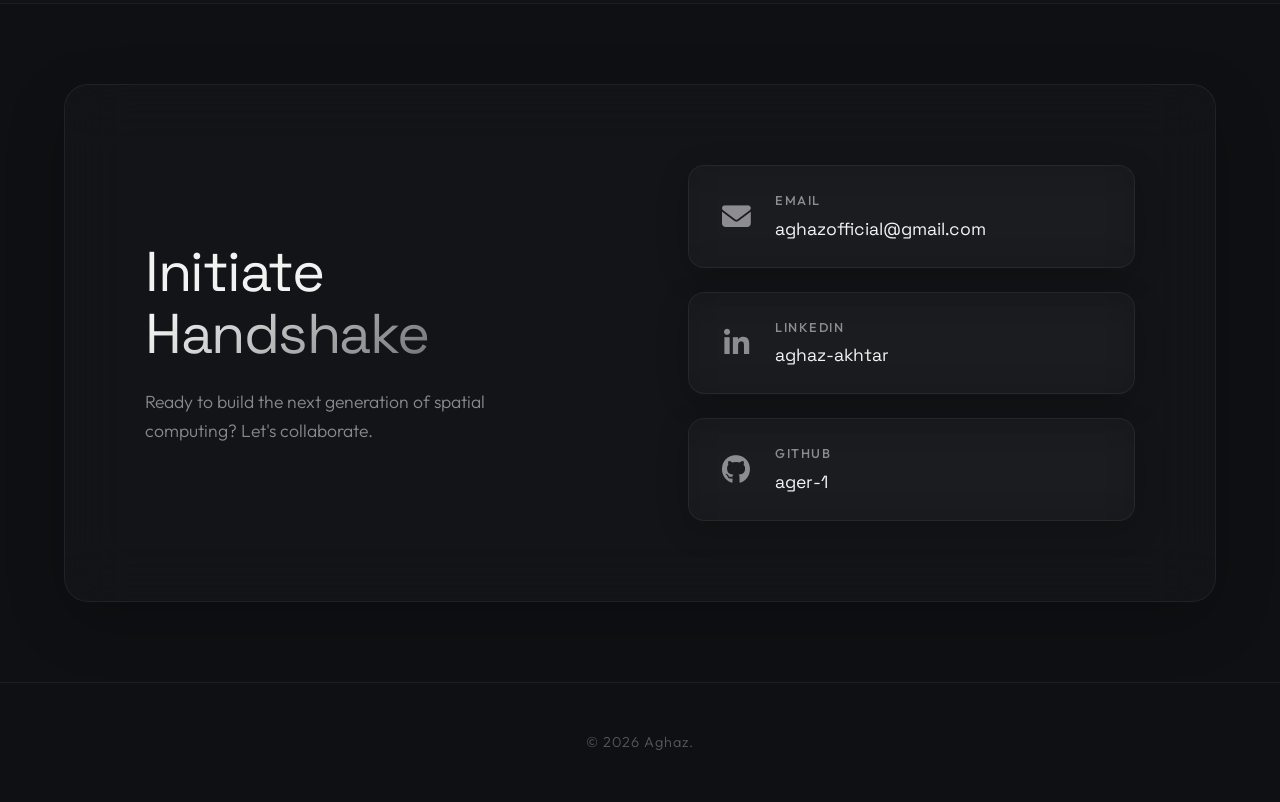
<file: tech-stack.html>
<!DOCTYPE html>
<html lang="en">

<head>
    <meta charset="UTF-8">
    <meta name="viewport" content="width=device-width, initial-scale=1.0">
    <title>Aghaz | Tech Stack & Experience</title>
    <link rel="icon" href="assets/icon.png" type="image/png">
    <!-- Modern Tech Fonts -->
    <link rel="preconnect" href="https://fonts.googleapis.com">
    <link rel="preconnect" href="https://fonts.gstatic.com" crossorigin>
    <link
        href="https://fonts.googleapis.com/css2?family=Outfit:wght@200;400;600;800&family=Space+Grotesk:wght@300;500;700&display=swap"
        rel="stylesheet">
    <!-- FontAwesome for standard icons -->
    <link rel="stylesheet" href="https://cdnjs.cloudflare.com/ajax/libs/font-awesome/6.4.0/css/all.min.css">
    <!-- Core Styles -->
    <link rel="stylesheet" href="style.css">
</head>

<body>

    <!-- Background Orbs for ambient lighting -->
    <div class="orb orb-1"></div>
    <div class="orb orb-2"></div>
    <div class="orb orb-3"></div>
    <div class="glow-grid"></div>

    <!-- Navigation -->
    <nav class="glass-nav scrolled">
        <div class="nav-container">
            <a href="index.html" class="logo-wrapper">
                <img src="assets/icon.png" alt="Logo" class="logo-icon" width="32" height="32">
                <span class="logo">Aghaz<span class="xr"> Akhtar</span></span>
            </a>
            <ul class="nav-links">
                <li><a href="index.html">Home</a></li>
                <li><a href="tech-stack.html" class="active">Tech Stack</a></li>
                <li><a href="work.html">Work</a></li>
                <li><a href="certifications.html">Certifications</a></li>
                <li><a href="#contact" class="btn-glow">Contact</a></li>
            </ul>
            <div class="mobile-menu-btn"><i class="fas fa-bars"></i></div>
        </div>
    </nav>

    <main>
        <!-- Hero Header -->
        <section class="section-padding" style="padding-top: 160px; padding-bottom: 60px;">
            <div class="section-header reveal">
                <p class="subtitle">Experience & Competencies</p>
                <h1>My <span class="text-gradient">Tech Stack</span></h1>
                <p style="max-width: 700px; margin: 1.5rem auto 0 auto; line-height: 1.8;">
                    XR Developer specializing in interactive VR environments, mobile AR applications, and immersive
                    gameplay mechanics with a strong foundation in spatial computing.
                </p>
            </div>
        </section>

        <!-- Tech Matrix Grid -->
        <section style="padding: 20px 5% 80px 5%;">
            <div class="tech-grid">
                <!-- Languages -->
                <div class="tilt-card reveal">
                    <div class="card-inner tech-card-body">
                        <h3 class="tech-card-title">
                            <i class="fa-solid fa-code text-gradient"></i> Programming Languages
                        </h3>
                        <div class="tech-list">
                            <span class="tag-pill">C#</span>
                            <span class="tag-pill">C++</span>
                            <span class="tag-pill">Python</span>
                            <span class="tag-pill">Unreal Engine Blueprints</span>
                        </div>
                    </div>
                </div>

                <!-- Engines & Softwares -->
                <div class="tilt-card reveal delay-1">
                    <div class="card-inner tech-card-body">
                        <h3 class="tech-card-title">
                            <i class="fa-solid fa-gamepad text-gradient"></i> Engines & Softwares
                        </h3>
                        <div class="tech-list">
                            <span class="tag-pill">Unity</span>
                            <span class="tag-pill">Unreal Engine</span>
                            <span class="tag-pill">Blender</span>
                        </div>
                    </div>
                </div>

                <!-- SDKs & Libraries -->
                <div class="tilt-card reveal delay-2">
                    <div class="card-inner tech-card-body">
                        <h3 class="tech-card-title">
                            <i class="fa-solid fa-cubes text-gradient"></i> Libraries & SDKs
                        </h3>
                        <div class="tech-list">
                            <span class="tag-pill">ARFoundation</span>
                            <span class="tag-pill">ARSubsystems</span>
                            <span class="tag-pill">Meta SDK</span>
                            <span class="tag-pill">OpenXR</span>
                            <span class="tag-pill">MultiSet AI SDK</span>
                            <span class="tag-pill">ARKit</span>
                            <span class="tag-pill">Vuforia</span>
                            <span class="tag-pill">Inference Engine</span>
                        </div>
                    </div>
                </div>

                <!-- Soft Skills -->
                <div class="tilt-card reveal delay-3">
                    <div class="card-inner tech-card-body" style="gap: 1.5rem;">
                        <h3 class="tech-card-title" style="margin-bottom: 0;">
                            <i class="fa-solid fa-user-group text-gradient"></i> Professional Skills
                        </h3>
                        <div class="skills-desc-list" style="display: flex; flex-direction: column; gap: 1.25rem;">
                            <div class="skill-desc-item" style="display: flex; flex-direction: column; gap: 0.35rem;">
                                <div style="display: flex; align-items: center; gap: 0.5rem;">
                                    <span class="tag-pill"
                                        style="margin: 0; background: rgba(255, 255, 255, 0.05); border-color: rgba(255, 255, 255, 0.1); font-weight: 500; font-size: 0.8rem; padding: 4px 12px;">Team
                                        Leadership</span>
                                </div>
                                <p
                                    style="font-size: 0.85rem; color: var(--text-muted); font-weight: 300; line-height: 1.5; margin: 0;">
                                    Demonstrated as <strong>Vice Chair & Co-Founder</strong> of the APU - ACM SIGGRAPH
                                    Student Chapter, orchestrating chapter activities, guiding team members, and driving
                                    computer graphics engagement.
                                </p>
                            </div>
                            <div class="skill-desc-item" style="display: flex; flex-direction: column; gap: 0.35rem;">
                                <div style="display: flex; align-items: center; gap: 0.5rem;">
                                    <span class="tag-pill"
                                        style="margin: 0; background: rgba(255, 255, 255, 0.05); border-color: rgba(255, 255, 255, 0.1); font-weight: 500; font-size: 0.8rem; padding: 4px 12px;">Cross-Functional
                                        Collaboration</span>
                                </div>
                                <p
                                    style="font-size: 0.85rem; color: var(--text-muted); font-weight: 300; line-height: 1.5; margin: 0;">
                                    Applied as the <strong>Marketing Head</strong> of the APU Game Development Club,
                                    collaborating across art, development, and event management teams to synchronize
                                    promotional operations.
                                </p>
                            </div>
                            <div class="skill-desc-item" style="display: flex; flex-direction: column; gap: 0.35rem;">
                                <div style="display: flex; align-items: center; gap: 0.5rem;">
                                    <span class="tag-pill"
                                        style="margin: 0; background: rgba(255, 255, 255, 0.05); border-color: rgba(255, 255, 255, 0.1); font-weight: 500; font-size: 0.8rem; padding: 4px 12px;">Technical
                                        Communication</span>
                                </div>
                                <p
                                    style="font-size: 0.85rem; color: var(--text-muted); font-weight: 300; line-height: 1.5; margin: 0;">
                                    Practiced as a <strong>Student Volunteer</strong> for SIGGRAPH Asia 2025 in Hong
                                    Kong, coordinating operational logistics and translating technical details to
                                    international exhibitors and attendees.
                                </p>
                            </div>
                            <div class="skill-desc-item" style="display: flex; flex-direction: column; gap: 0.35rem;">
                                <div style="display: flex; align-items: center; gap: 0.5rem;">
                                    <span class="tag-pill"
                                        style="margin: 0; background: rgba(255, 255, 255, 0.05); border-color: rgba(255, 255, 255, 0.1); font-weight: 500; font-size: 0.8rem; padding: 4px 12px;">Agile
                                        Project Management</span>
                                </div>
                                <p
                                    style="font-size: 0.85rem; color: var(--text-muted); font-weight: 300; line-height: 1.5; margin: 0;">
                                    Used to drive project timelines, organize community game jams, and facilitate smooth
                                    delivery of student graphics exhibitions.
                                </p>
                            </div>
                        </div>
                    </div>
                </div>
            </div>
        </section>

        <!-- Professional Experience & Projects -->
        <section class="section-padding"
            style="background: rgba(255, 255, 255, 0.01); border-top: 1px solid var(--glass-border);">
            <div class="section-header reveal">
                <h2>Technical <span class="text-gradient">Projects & Experience</span></h2>
                <p>A history of engineering interactive systems and spatial applications.</p>
            </div>

            <div class="timeline">
                <!-- VR Architectural Walkthrough -->
                <div class="timeline-item right reveal">
                    <div class="timeline-content">
                        <div class="timeline-date">July 2026</div>
                        <h3>VR Architectural Walkthrough (Personal Project)</h3>
                        <div class="timeline-role">Lead XR Developer</div>
                        <ul class="timeline-details">
                            <li>Designed and developed an interactive, high-fidelity architectural walkthrough entirely
                                in Unreal Engine using Blueprints, targeting PCVR and desktop platforms via the OpenXR
                                framework.</li>
                            <li>Engineered a dynamic smart lighting system that automatically adjusts interior ambience
                                based on the virtual sun's position, creating a living, responsive environment.</li>
                            <li>Implemented precise raycast-based interaction systems for furniture and smart home
                                features, ensuring an intuitive and tactile user experience.</li>
                            <li>Designed a comfortable teleportation navigation system optimized for seated PCVR use,
                                prioritizing immersion and player comfort throughout the experience.</li>
                        </ul>
                        <div class="timeline-tech-tags">
                            <span>Unreal
                                Engine</span><span>Blueprints</span><span>OpenXR</span><span>PCVR</span><span>Raycast
                                Interaction</span><span>Arch Viz</span>
                        </div>
                    </div>
                </div>

                <!-- AR VPS Application -->
                <div class="timeline-item left reveal">
                    <div class="timeline-content">
                        <div class="timeline-date">July 2026</div>
                        <h3>AR VPS Application - Prototype</h3>
                        <div class="timeline-role">Lead XR Developer</div>
                        <ul class="timeline-details">
                            <li><strong>Advanced Spatial Localization:</strong> Integrated the MultiSet SDK to
                                accurately localize iOS devices within mapped physical environments and place persistent
                                augmented reality content.</li>
                            <li><strong>Dynamic Runtime Pathfinding:</strong> Engineered a custom C# navigation system
                                that rebakes NavMesh surfaces on the fly to align with newly shifted real world
                                coordinate spaces.</li>
                            <li><strong>Autonomous Tracking Recovery:</strong> Implemented a resilient state machine
                                that detects visual tracking loss and automatically executes recovery protocols without
                                forcing application restarts.</li>
                            <li><strong>Real Time Distance Tracking:</strong> Created a tethered AI agent architecture
                                that passively follows the user camera to calculate and display highly accurate routing
                                distances to physical points of interest in real time.</li>
                        </ul>
                        <div class="timeline-tech-tags">
                            <span>Unity</span><span>C#</span><span>MultiSet SDK</span><span>iOS</span><span>AR</span>
                        </div>
                    </div>
                </div>

                <!-- Astra-Lens -->
                <div class="timeline-item right reveal delay-1">
                    <div class="timeline-content">
                        <div class="timeline-date">November 2025</div>
                        <h3>Astra-Lens (XRCC 2025)</h3>
                        <div class="timeline-role">Lead XR Developer</div>
                        <ul class="timeline-details">
                            <li>Engineered a hybrid mixed-reality application using Unity that converts physical layouts
                                into spatial data laboratories.</li>
                            <li>Architected and developed the interactive 3D solar system environment, translating real
                                world astronomical scale and planetary datasets into accurate, interactive visual
                                models.</li>
                            <li>Designed and optimized a spatial UI/UX layout to ensure responsive player navigation
                                while maintaining target frame rates for smooth real-time tracking.</li>
                        </ul>
                        <div class="timeline-tech-tags">
                            <span>Unity</span><span>C#</span><span>Mixed Reality</span><span>NASA
                                API</span><span>Spatial UI/UX</span>
                        </div>
                    </div>
                </div>

                <!-- ARchitect -->
                <div class="timeline-item left reveal">
                    <div class="timeline-content">
                        <div class="timeline-date">June 2026</div>
                        <h3>ARchitect (Personal Project)</h3>
                        <div class="timeline-role">Lead XR Developer</div>
                        <ul class="timeline-details">
                            <li>Conceptualized and architected a native iOS augmented reality application designed to
                                dynamically visualize and overlay 3D CAD blueprints as true-to-scale interactive models.
                            </li>
                            <li>Developed advanced AR tracking systems within Unity tailored for iOS devices,
                                eliminating the dependency on predefined image markers by leveraging device camera feeds
                                for environmental scanning.</li>
                            <li>Engineered optimization pipelines to smoothly convert, render, and manipulate complex
                                CAD structural data into low-latency, mobile-ready 3D assets.</li>
                            <li>Implemented intuitive spatial UI/UX systems allowing users to manipulate, scale, and
                                inspect blueprint formations in real-time physical environments.</li>
                        </ul>
                        <div class="timeline-tech-tags">
                            <span>Unity</span><span>C#</span><span>ARKit</span><span>ARFoundation</span><span>CAD
                                Pipelines</span>
                        </div>
                    </div>
                </div>

                <!-- Where Tides Sleep -->
                <div class="timeline-item right reveal delay-1">
                    <div class="timeline-content">
                        <div class="timeline-date">September 2025</div>
                        <h3>Where Tides Sleep</h3>
                        <div class="timeline-role">Gameplay Programmer | Game Jam+ Malaysia</div>
                        <ul class="timeline-details">
                            <li>Programmed player state machines, narrative progression triggers, and dynamic camera
                                systems for a literary adaptation game.</li>
                            <li>Iterated on rapid prototypes under strict constraints to secure a functional, optimized
                                demo build.</li>
                        </ul>
                        <div class="timeline-tech-tags">
                            <span>Unity</span><span>C#</span><span>Gameplay Programming</span><span>State
                                Machines</span><span>Rapid Prototyping</span>
                        </div>
                    </div>
                </div>

                <!-- Faceless -->
                <div class="timeline-item left reveal">
                    <div class="timeline-content">
                        <div class="timeline-date">January 2026</div>
                        <h3>Faceless</h3>
                        <div class="timeline-role">Lead Programmer | Global Game Jam Malaysia</div>
                        <ul class="timeline-details">
                            <li>Programmed the game's core mechanics, character physics, and environment interaction
                                scripts under a 48 hour timeline.</li>
                            <li>Managed codebase stability and resolved critical game loop bugs to deliver a fully
                                playable submission build.</li>
                        </ul>
                        <div class="timeline-tech-tags">
                            <span>Unity</span><span>C#</span><span>Physics</span><span>GGJ</span><span>Game Loop
                                Optimization</span>
                        </div>
                    </div>
                </div>

                <!-- Flood Runner -->
                <div class="timeline-item right reveal delay-1">
                    <div class="timeline-content">
                        <div class="timeline-date">March 2026</div>
                        <h3>Flood Runner</h3>
                        <div class="timeline-role">Gameplay Programmer | QS Impact Skills 2026 (Top 10 Finalist)</div>
                        <ul class="timeline-details">
                            <li>Developed custom locomotion physics and core gameplay loops for an emergency rescue
                                simulation using Unity and C#.</li>
                            <li>Authored modular, reusable systems to bridge arcade gameplay with real-time crisis
                                simulation scenarios.</li>
                        </ul>
                        <div class="timeline-tech-tags">
                            <span>Unity</span><span>C#</span><span>Locomotion Physics</span><span>Rescue
                                Simulation</span><span>Modular Code</span>
                        </div>
                    </div>
                </div>
            </div>
        </section>

        <!-- Education Credentials -->
        <section class="section-padding reveal" style="border-top: 1px solid var(--glass-border);">
            <div class="section-header">
                <h2>Education & <span class="text-gradient">Credentials</span></h2>
            </div>
            <div class="tilt-card" style="max-width: 900px; margin: 0 auto; width: 100%;">
                <div class="card-inner tech-card-body">
                    <div
                        style="display: flex; justify-content: space-between; flex-wrap: wrap; gap: 1.5rem; align-items: center; border-bottom: 1px solid var(--glass-border); padding-bottom: 1.5rem;">
                        <div>
                            <h3
                                style="font-size: 1.6rem; font-weight: 500; font-family: var(--font-heading); margin-bottom: 0.25rem;">
                                Bachelor of Science (Honours)</h3>
                            <p
                                style="color: var(--text-muted); font-size: 1rem; margin-top: 0.25rem; font-weight: 400;">
                                Interactive Media and Immersive Technology (specialization in XR)</p>
                            <p
                                style="color: var(--text-muted); font-size: 0.95rem; margin-top: 0.25rem; font-weight: 300;">
                                Asia Pacific University of Technology and Innovation, Malaysia</p>
                        </div>
                        <div style="text-align: right; min-width: 150px;">
                            <span class="badge" style="margin-bottom: 0.5rem; display: inline-block;">Nov 2024 -
                                Present</span>
                            <div style="font-weight: 500; font-size: 1.1rem; color: #fff;">GPA: <span
                                    class="text-gradient">3.80 / 4.00</span></div>
                        </div>
                    </div>
                    <div style="margin-top: 1rem;">
                        <h4
                            style="font-family: var(--font-heading); font-size: 1.1rem; margin-bottom: 1rem; font-weight: 500; color: rgba(255,255,255,0.85);">
                            Related Coursework:</h4>
                        <div class="tech-list">
                            <span class="tag-pill">Advanced VR Technology</span>
                            <span class="tag-pill">VR/AR Design Principles</span>
                            <span class="tag-pill">Object-Oriented Programming</span>
                            <span class="tag-pill">Human Computer Interaction</span>
                            <span class="tag-pill">Simulation, Visualization and VR</span>
                            <span class="tag-pill">Interactive Content Development</span>
                        </div>
                    </div>
                </div>
            </div>
        </section>

        <!-- Leadership & Volunteering -->
        <section class="section-padding"
            style="background: rgba(255, 255, 255, 0.01); border-top: 1px solid var(--glass-border);">
            <div class="section-header reveal">
                <h2>Leadership & <span class="text-gradient">Community</span></h2>
                <p>Active contributor to graphics, gaming, and immersive tech networks.</p>
            </div>

            <div class="tech-grid">
                <!-- ACM SIGGRAPH Student Chapter -->
                <div class="tilt-card reveal">
                    <div class="card-inner"
                        style="padding: 2.5rem; display: flex; flex-direction: column; gap: 1rem; height: 100%;">
                        <div
                            style="display: flex; justify-content: space-between; align-items: flex-start; gap: 0.5rem;">
                            <h4 style="font-family: var(--font-heading); font-size: 1.25rem; font-weight: 500;">ACM
                                SIGGRAPH Student Chapter</h4>
                            <span class="badge" style="font-size: 0.65rem; margin-bottom: 0;">2026 - Pres</span>
                        </div>
                        <div style="font-size: 0.85rem; color: var(--text-muted); font-weight: 300;">Co-Founder & Vice
                            President (APU)</div>
                        <p
                            style="font-size: 0.95rem; color: var(--text-muted); font-weight: 300; line-height: 1.6; margin-top: 0.5rem;">
                            Co-founded the official student chapter to drive campus engagement in computer graphics and
                            manage ongoing operations.
                        </p>
                    </div>
                </div>

                <!-- APUGDC -->
                <div class="tilt-card reveal delay-1">
                    <div class="card-inner"
                        style="padding: 2.5rem; display: flex; flex-direction: column; gap: 1rem; height: 100%;">
                        <div
                            style="display: flex; justify-content: space-between; align-items: flex-start; gap: 0.5rem;">
                            <h4 style="font-family: var(--font-heading); font-size: 1.25rem; font-weight: 500;">APUGDC
                                (APU Games Dev Club)</h4>
                            <span class="badge" style="font-size: 0.65rem; margin-bottom: 0;">2025 - Pres</span>
                        </div>
                        <div style="font-size: 0.85rem; color: var(--text-muted); font-weight: 300;">Marketing Committee
                            Head</div>
                        <p
                            style="font-size: 0.95rem; color: var(--text-muted); font-weight: 300; line-height: 1.6; margin-top: 0.5rem;">
                            Earned consecutive promotions to lead club outreach campaigns and secure corporate tech
                            sponsorships for major events.
                        </p>
                    </div>
                </div>

                <!-- ACM SIGGRAPH Asia 2025 -->
                <div class="tilt-card reveal delay-2">
                    <div class="card-inner"
                        style="padding: 2.5rem; display: flex; flex-direction: column; gap: 1rem; height: 100%;">
                        <div
                            style="display: flex; justify-content: space-between; align-items: flex-start; gap: 0.5rem;">
                            <h4 style="font-family: var(--font-heading); font-size: 1.25rem; font-weight: 500;">ACM
                                SIGGRAPH Asia 2025</h4>
                            <span class="badge" style="font-size: 0.65rem; margin-bottom: 0;">Dec 2025</span>
                        </div>
                        <div style="font-size: 0.85rem; color: var(--text-muted); font-weight: 300;">Student Volunteer
                            (Hong Kong)</div>
                        <p
                            style="font-size: 0.95rem; color: var(--text-muted); font-weight: 300; line-height: 1.6; margin-top: 0.5rem;">
                            Assisted international exhibitors and managed operational logistics for technical conference
                            and exhibition sessions.
                        </p>
                    </div>
                </div>

                <!-- Sunway Game Dev Club -->
                <div class="tilt-card reveal delay-3">
                    <div class="card-inner"
                        style="padding: 2.5rem; display: flex; flex-direction: column; gap: 1rem; height: 100%;">
                        <div
                            style="display: flex; justify-content: space-between; align-items: flex-start; gap: 0.5rem;">
                            <h4 style="font-family: var(--font-heading); font-size: 1.25rem; font-weight: 500;">Sunway
                                Game Dev Club</h4>
                            <span class="badge" style="font-size: 0.65rem; margin-bottom: 0;">July 2025</span>
                        </div>
                        <div style="font-size: 0.85rem; color: var(--text-muted); font-weight: 300;">Speaker Assistant -
                            Unity Workshop</div>
                        <p
                            style="font-size: 0.95rem; color: var(--text-muted); font-weight: 300; line-height: 1.6; margin-top: 0.5rem;">
                            Provided real-time technical support to workshop attendees by debugging C# scripting and
                            Unity engine issues.
                        </p>
                    </div>
                </div>
            </div>
        </section>

        <!-- CTA Collaboration -->
        <section id="contact" class="section-padding reveal"
            style="padding-top: 80px; padding-bottom: 80px; border-top: 1px solid var(--glass-border);">
            <div class="contact-container">
                <div class="contact-info">
                    <h2>Initiate <br><span class="text-gradient">Handshake</span></h2>
                    <p>Ready to build the next generation of spatial computing? Let's collaborate.</p>
                </div>
                <div class="contact-links">
                    <a href="mailto:aghazofficial@gmail.com" class="contact-card glass">
                        <i class="fa-solid fa-envelope"></i>
                        <div class="contact-card-content">
                            <span class="contact-label">Email</span>
                            <span class="contact-value">aghazofficial@gmail.com</span>
                        </div>
                        <i class="fa-solid fa-arrow-up-right-from-square contact-arrow"></i>
                    </a>
                    <a href="https://www.linkedin.com/in/aghaz-akhtar/" target="_blank" rel="noopener noreferrer"
                        class="contact-card glass">
                        <i class="fa-brands fa-linkedin-in"></i>
                        <div class="contact-card-content">
                            <span class="contact-label">LinkedIn</span>
                            <span class="contact-value">aghaz-akhtar</span>
                        </div>
                        <i class="fa-solid fa-arrow-up-right-from-square contact-arrow"></i>
                    </a>
                    <a href="https://github.com/ager-1" target="_blank" rel="noopener noreferrer"
                        class="contact-card glass">
                        <i class="fa-brands fa-github"></i>
                        <div class="contact-card-content">
                            <span class="contact-label">GitHub</span>
                            <span class="contact-value">ager-1</span>
                        </div>
                        <i class="fa-solid fa-arrow-up-right-from-square contact-arrow"></i>
                    </a>
                </div>
            </div>
        </section>
    </main>

    <footer class="footer">
        <p>© 2026 Aghaz.</p>
    </footer>

    <script src="script.js"></script>
</body>

</html>
</file>
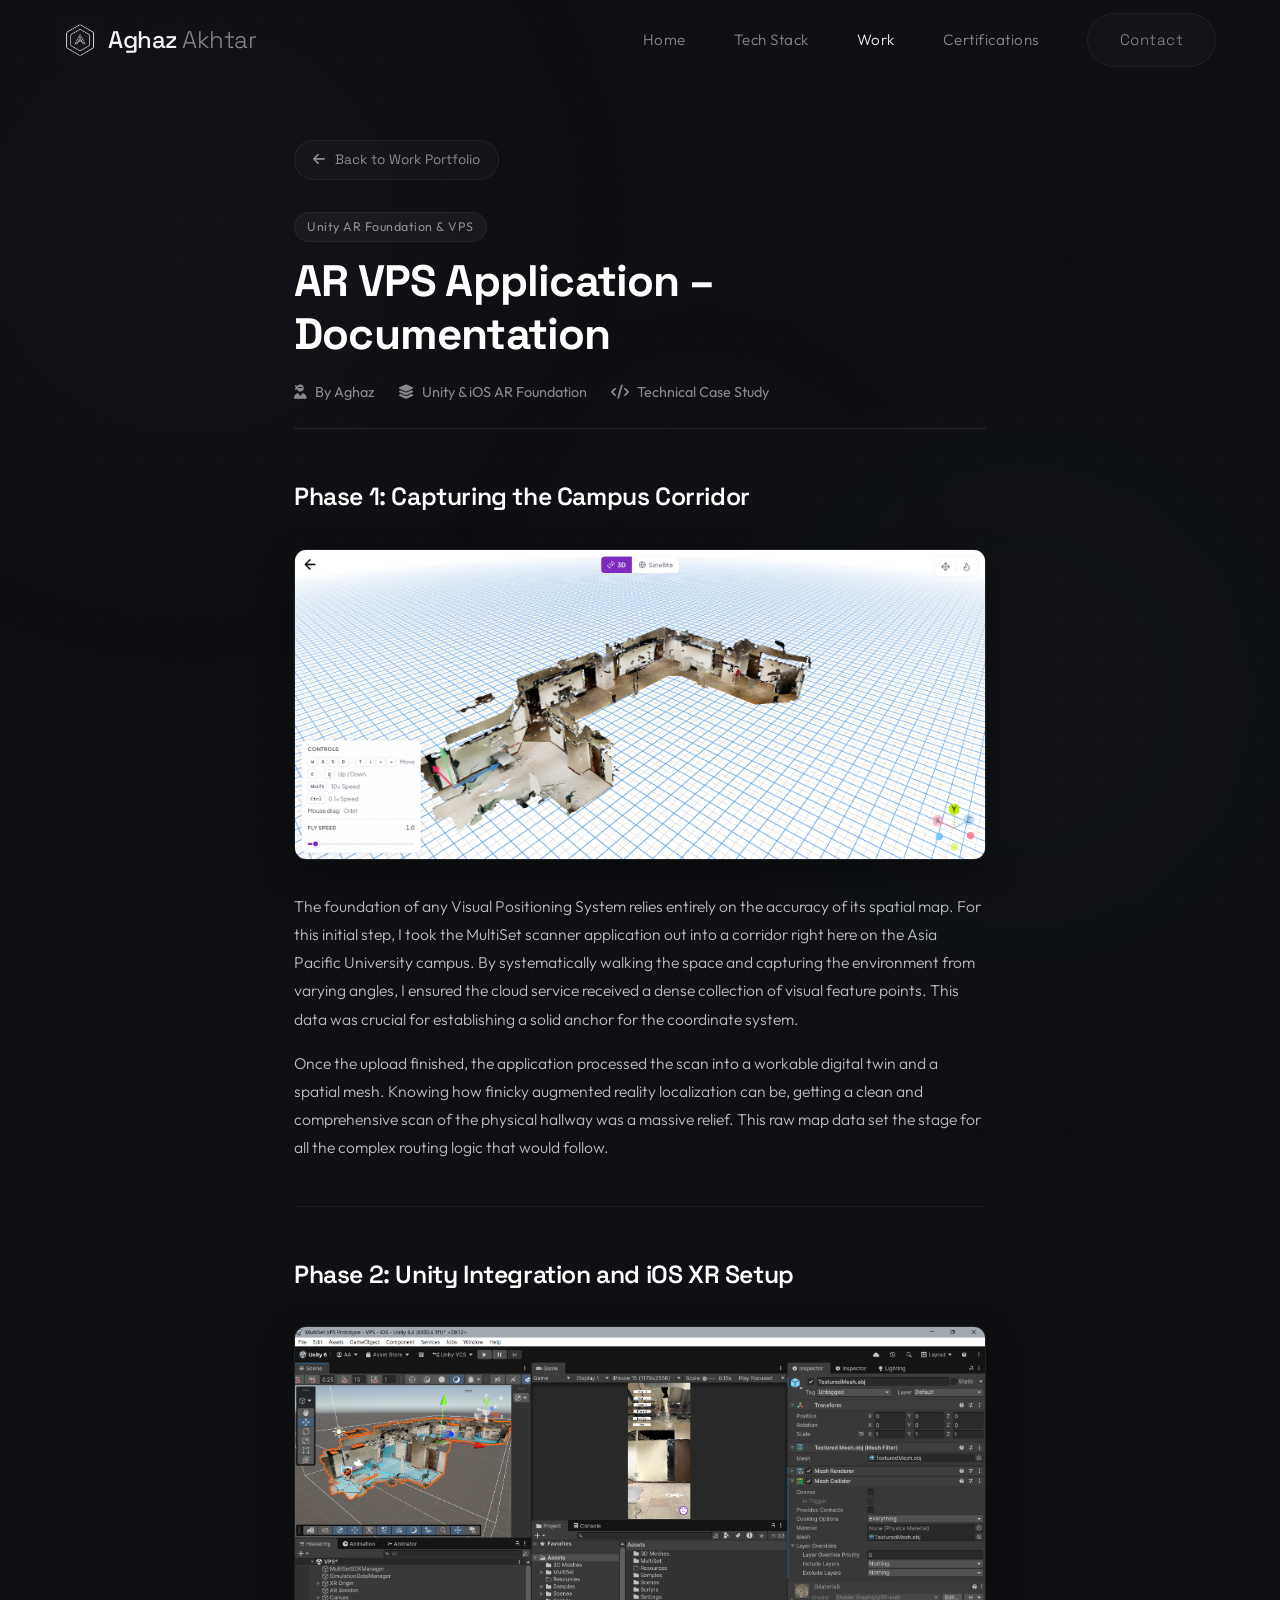
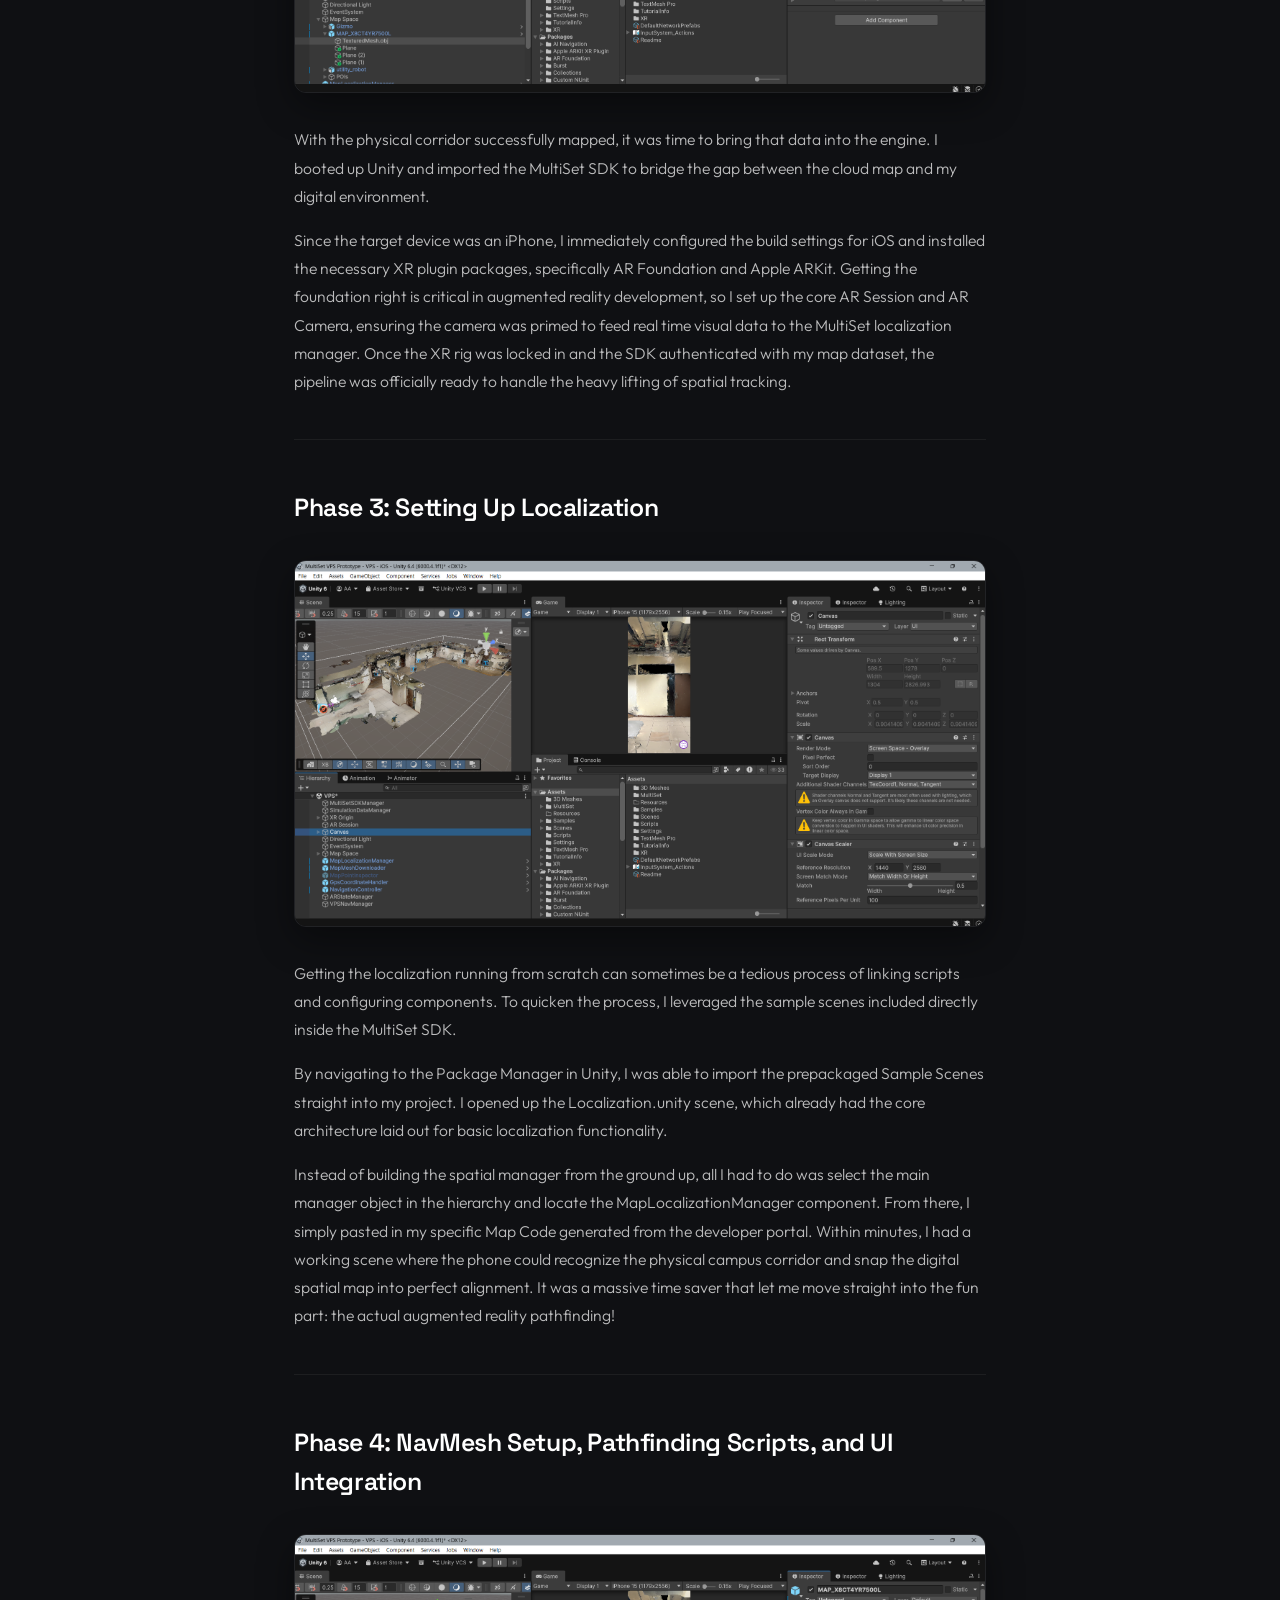
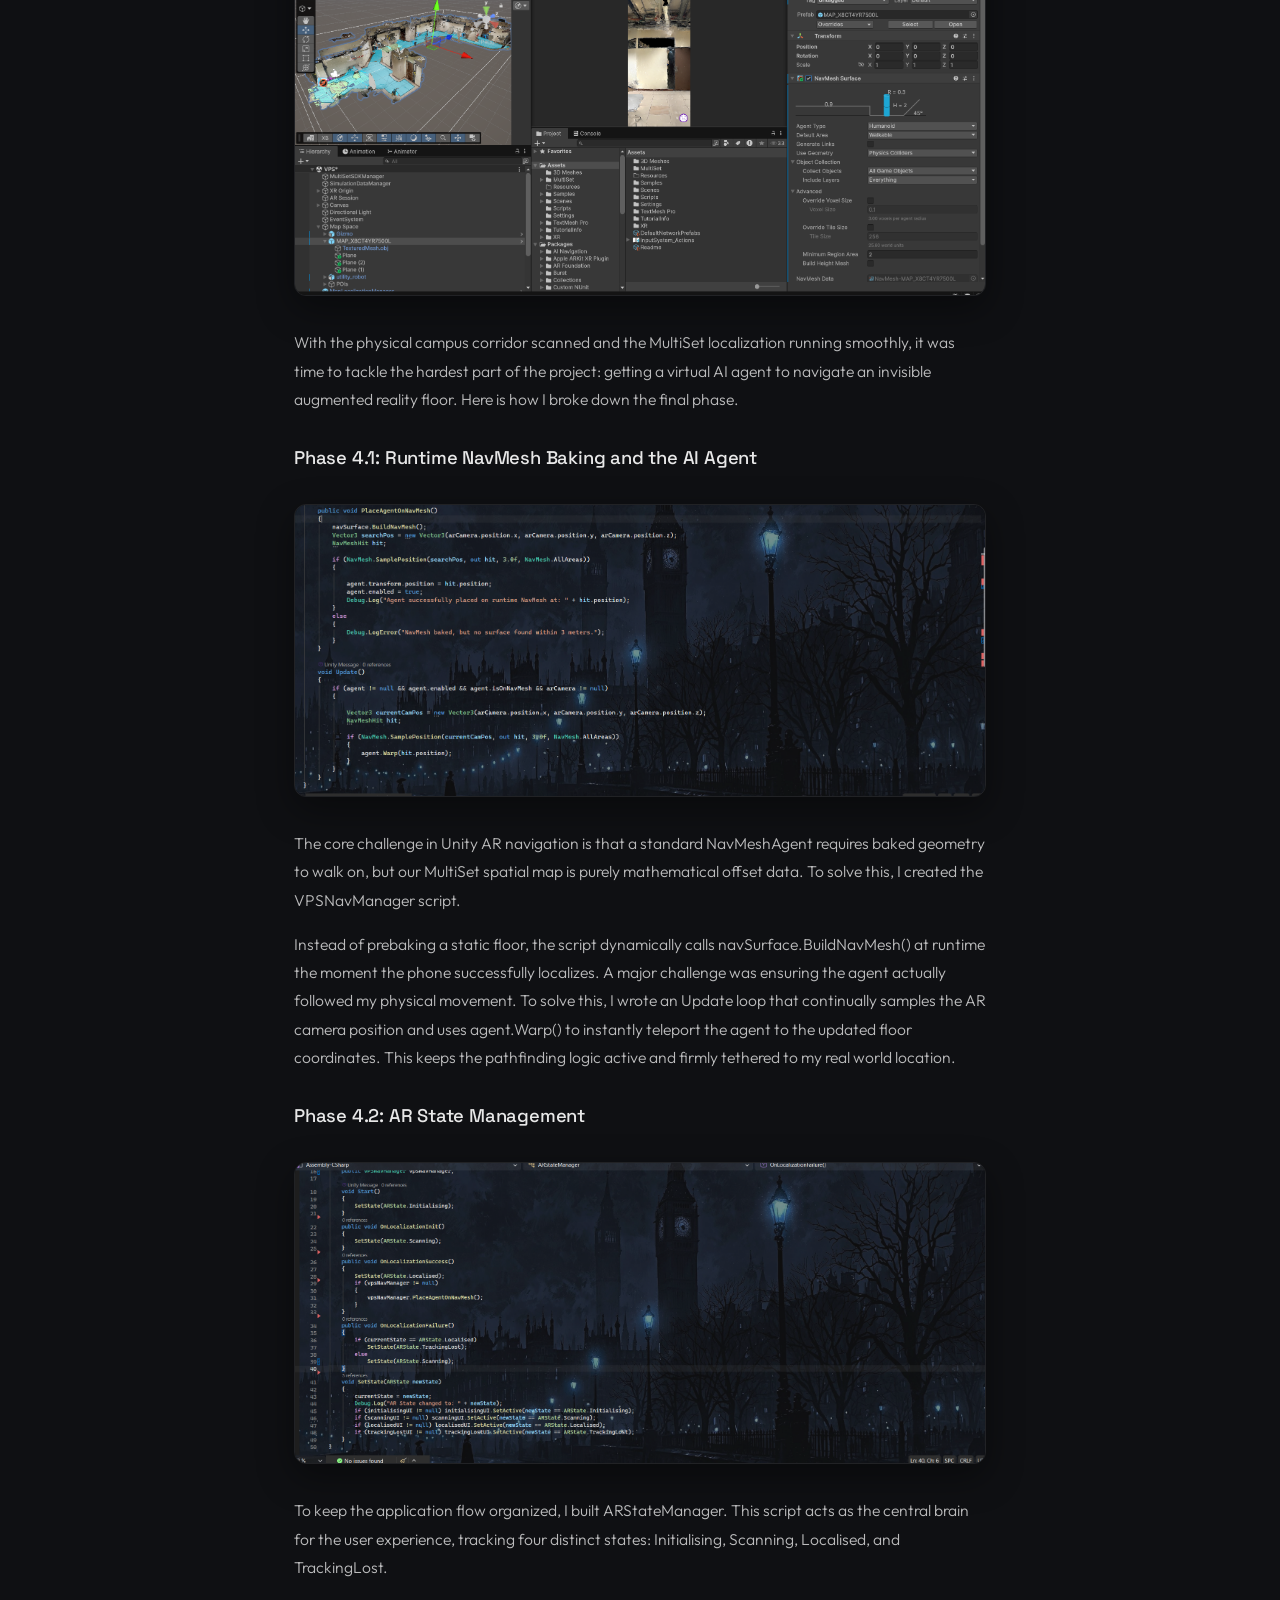
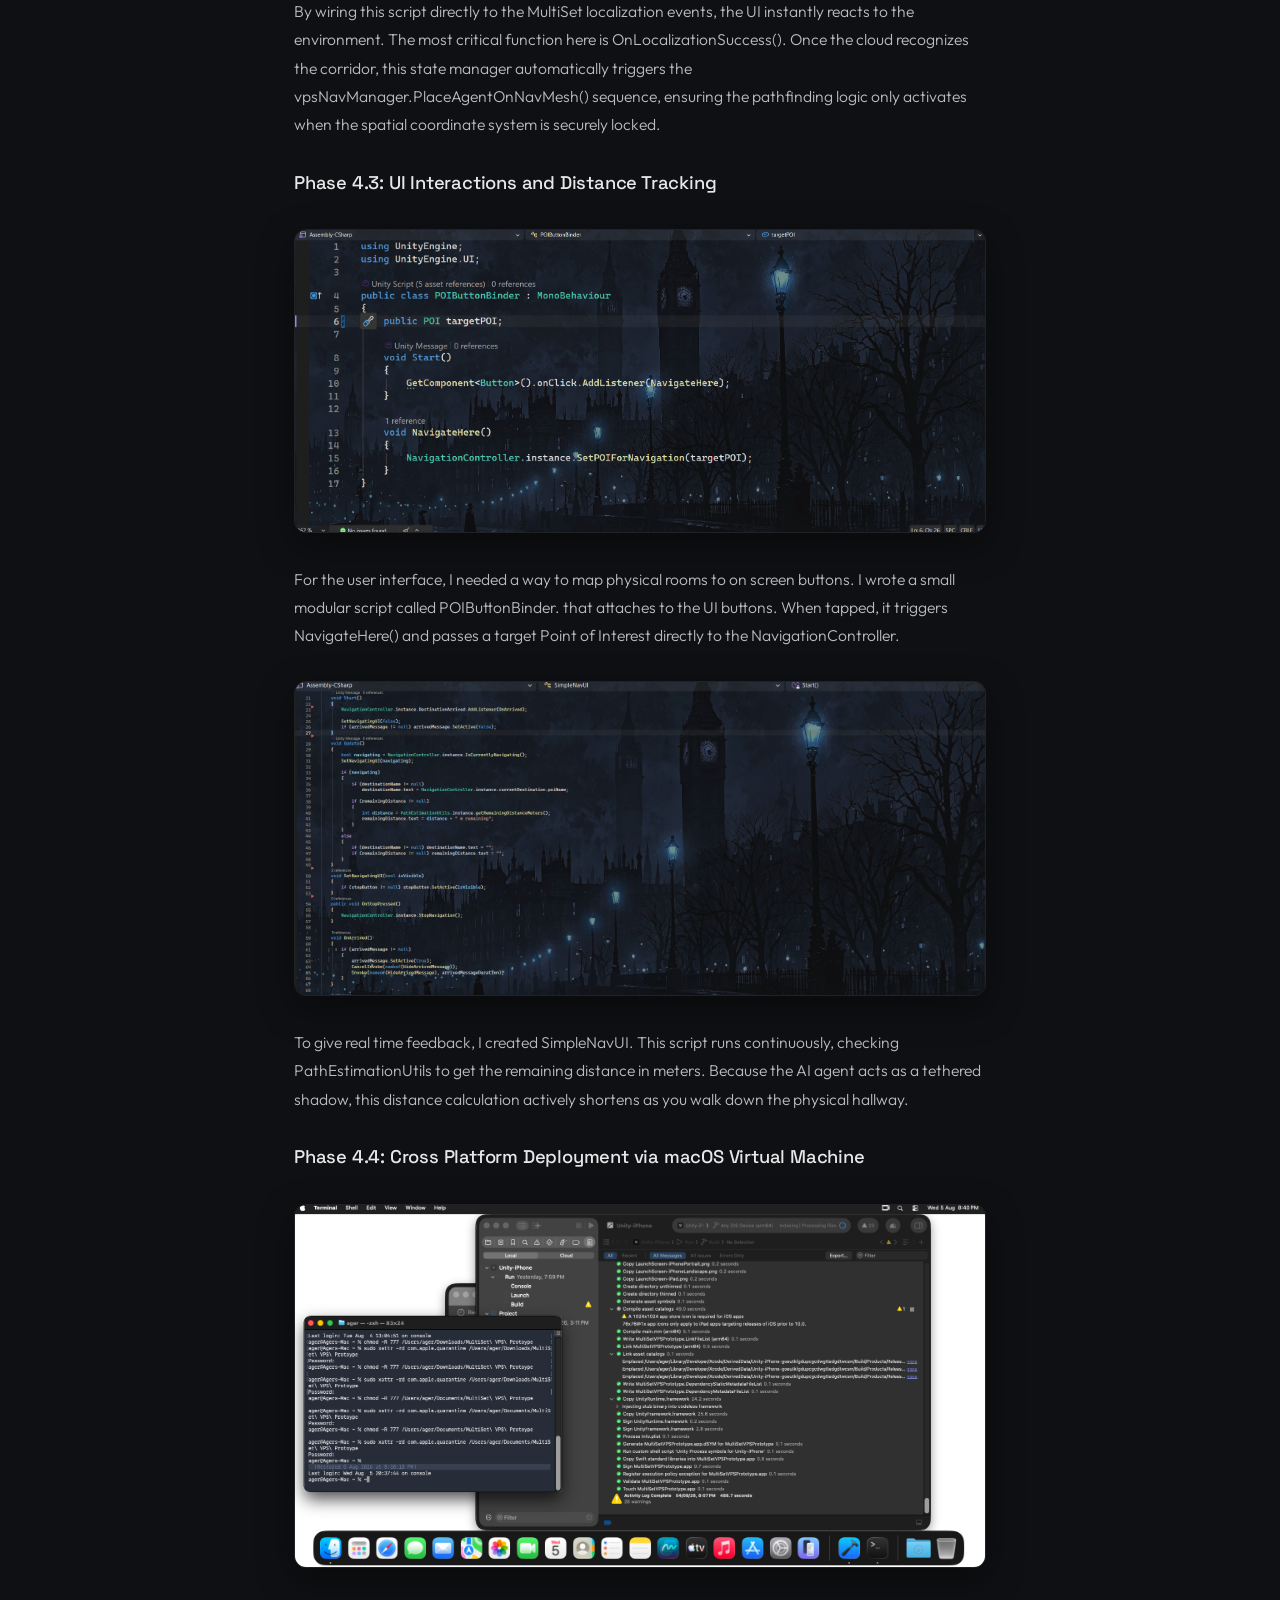
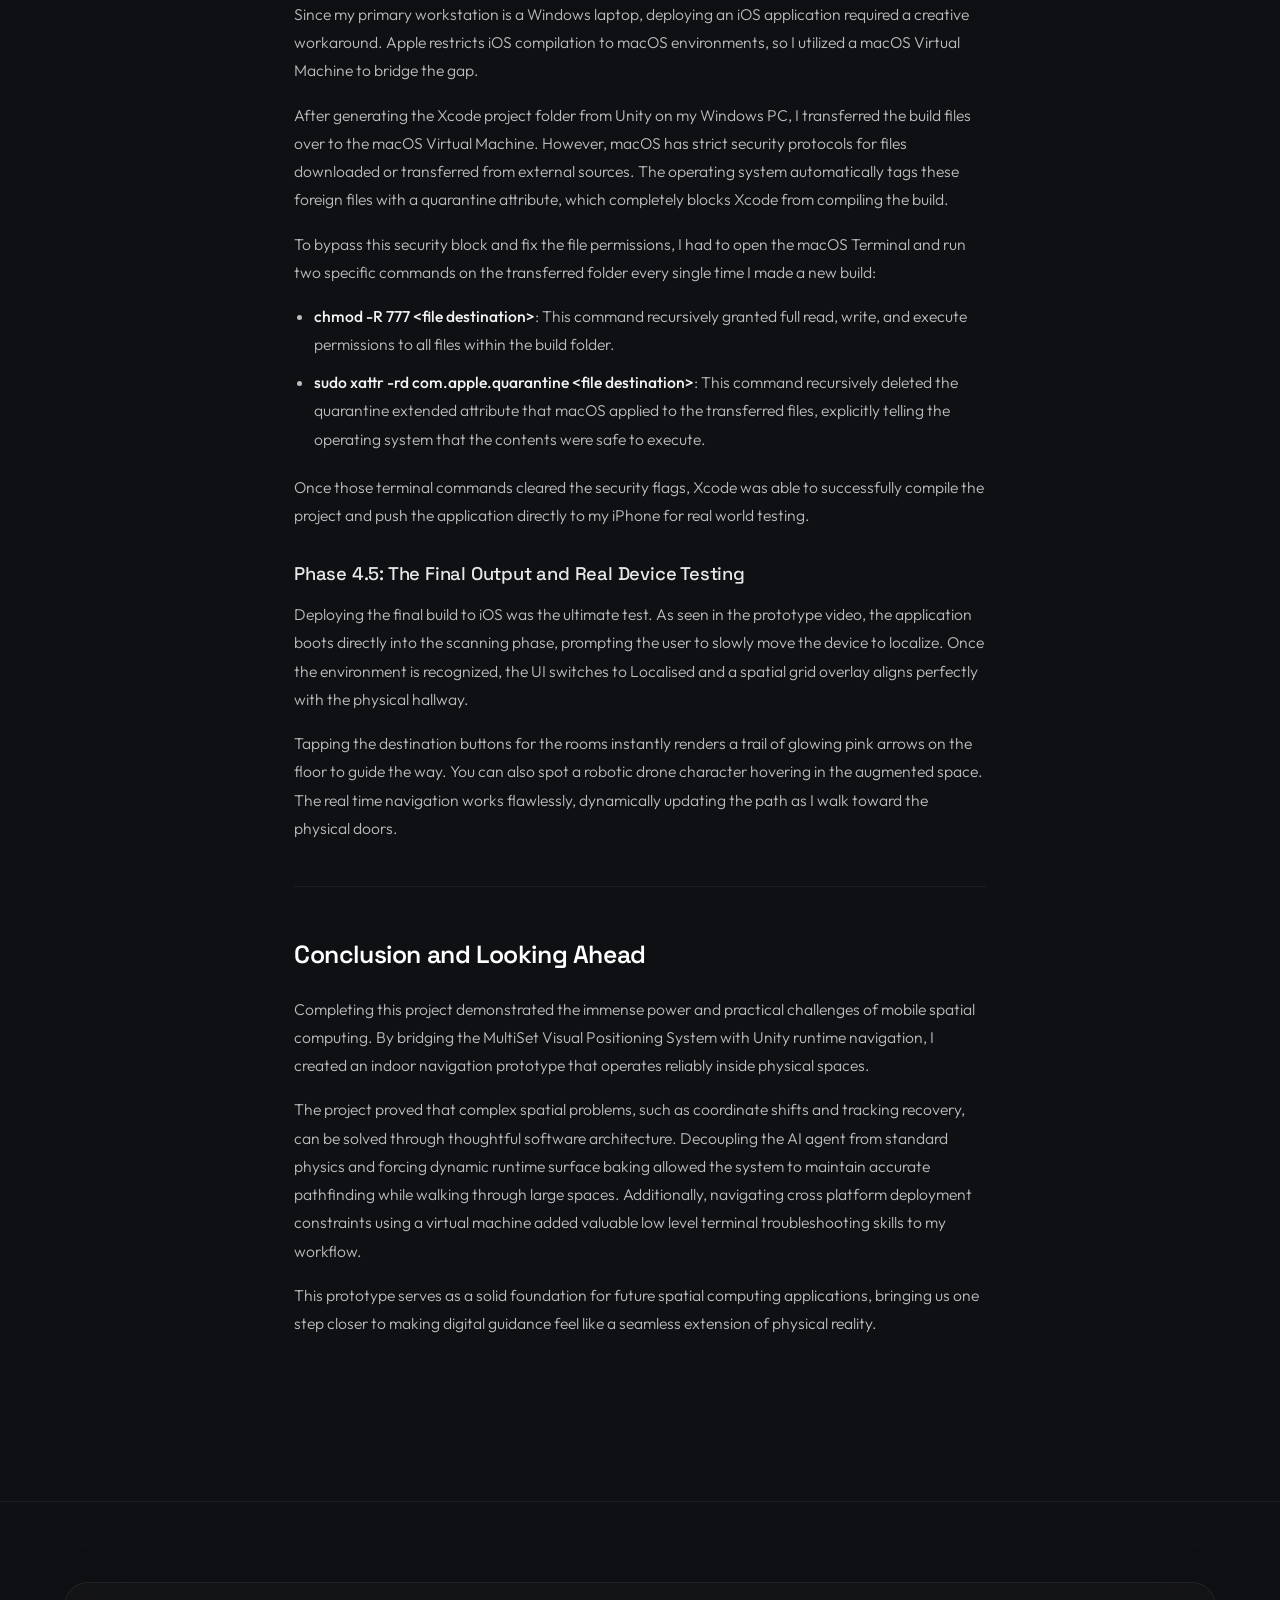
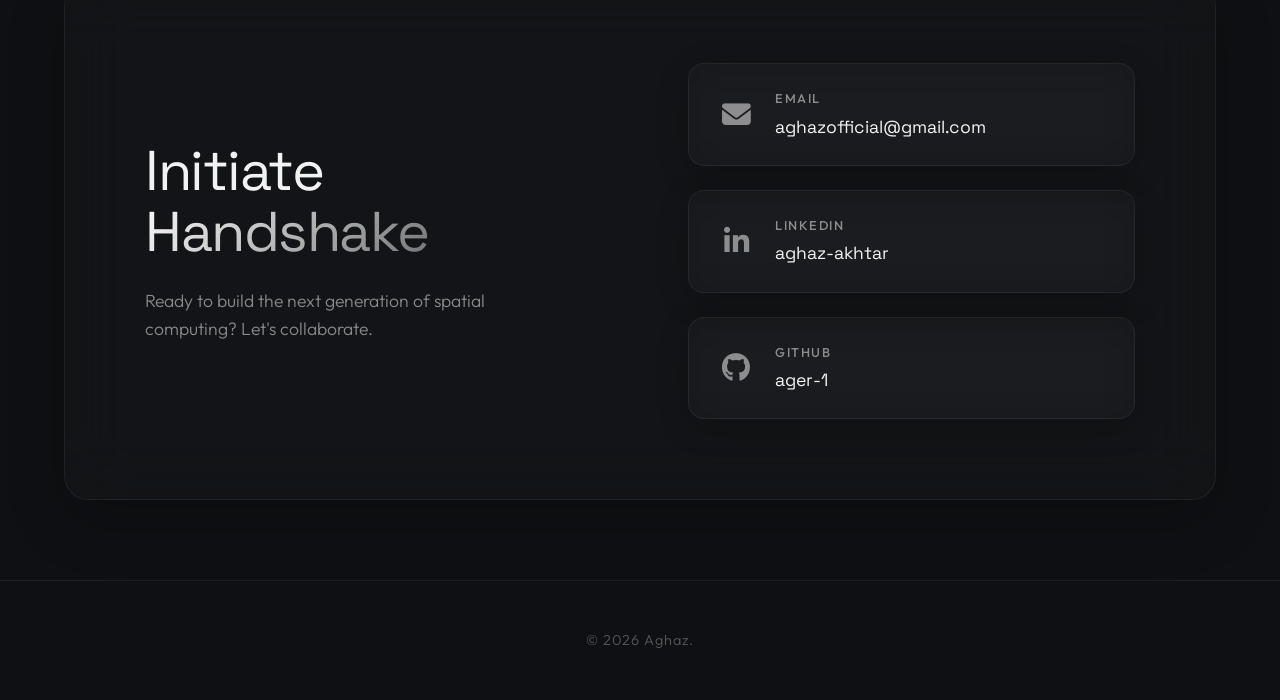
<file: vps-prototype-documentation.html>
<!DOCTYPE html>
<html lang="en">

<head>
    <meta charset="UTF-8">
    <meta name="viewport" content="width=device-width, initial-scale=1.0">
    <title>AR VPS Application – Documentation | Aghaz Akhtar</title>
    <meta name="description"
        content="Technical documentation and architectural walkthrough devlog for AR VPS Application by Aghaz Akhtar.">
    <link rel="icon" href="assets/icon.png" type="image/png">
    <!-- Modern Tech Fonts -->
    <link rel="preconnect" href="https://fonts.googleapis.com">
    <link rel="preconnect" href="https://fonts.gstatic.com" crossorigin>
    <link
        href="https://fonts.googleapis.com/css2?family=Outfit:wght@200;400;600;800&family=Space+Grotesk:wght@300;500;700&display=swap"
        rel="stylesheet">
    <!-- FontAwesome for standard icons -->
    <link rel="stylesheet" href="https://cdnjs.cloudflare.com/ajax/libs/font-awesome/6.4.0/css/all.min.css">
    <!-- Core Styles -->
    <link rel="stylesheet" href="style.css">
</head>

<body>

    <!-- Background Orbs for ambient lighting -->
    <div class="orb orb-1"></div>
    <div class="orb orb-2"></div>
    <div class="orb orb-3"></div>
    <div class="glow-grid"></div>

    <!-- Navigation -->
    <nav class="glass-nav scrolled">
        <div class="nav-container">
            <a href="index.html" class="logo-wrapper">
                <img src="assets/icon.png" alt="Logo" class="logo-icon" width="32" height="32">
                <span class="logo">Aghaz<span class="xr"> Akhtar</span></span>
            </a>
            <ul class="nav-links">
                <li><a href="index.html">Home</a></li>
                <li><a href="tech-stack.html">Tech Stack</a></li>
                <li><a href="work.html" class="active">Work</a></li>
                <li><a href="certifications.html">Certifications</a></li>
                <li><a href="#contact" class="btn-glow">Contact</a></li>
            </ul>
            <div class="mobile-menu-btn"><i class="fas fa-bars"></i></div>
        </div>
    </nav>

    <main class="doc-container">
        <!-- Back Button -->
        <a href="work.html#VPS-App" class="doc-back-btn reveal">
            <i class="fa-solid fa-arrow-left"></i> Back to Work Portfolio
        </a>

        <!-- Devlog Header -->
        <header class="doc-header reveal">
            <span class="badge">Unity AR Foundation &amp; VPS</span>
            <h1>AR VPS Application – Documentation</h1>
            <div class="doc-author-meta">
                <span><i class="fa-solid fa-user-ninja"></i> By Aghaz</span>
                <span><i class="fa-solid fa-layer-group"></i> Unity &amp; iOS AR Foundation</span>
                <span><i class="fa-solid fa-code"></i> Technical Case Study</span>
            </div>
        </header>

        <!-- Devlog Body Sections -->
        <article class="doc-content">

            <!-- Section 1: Phase 1 -->
            <section class="doc-card reveal">
                <h2>Phase 1: Capturing the Campus Corridor</h2>

                <div class="doc-image-box reveal">
                    <img src="assets/VPS_1.png" alt="Capturing the Campus Corridor">
                </div>

                <p>
                    The foundation of any Visual Positioning System relies entirely on the accuracy of its spatial
                    map. For this initial step, I took the MultiSet scanner application out into a corridor right here
                    on
                    the Asia Pacific University campus. By systematically walking the space and capturing the
                    environment from varying angles, I ensured the cloud service received a dense collection of
                    visual feature points. This data was crucial for establishing a solid anchor for the coordinate
                    system.
                </p>
                <p>
                    Once the upload finished, the application processed the scan into a workable digital twin and a
                    spatial mesh. Knowing how finicky augmented reality localization can be, getting a clean and
                    comprehensive scan of the physical hallway was a massive relief. This raw map data set the stage
                    for all the complex routing logic that would follow.
                </p>
            </section>

            <!-- Section 2: Phase 2 -->
            <section class="doc-card reveal">
                <h2>Phase 2: Unity Integration and iOS XR Setup</h2>

                <div class="doc-image-box reveal">
                    <img src="assets/VPS_2.png" alt="Unity Integration and iOS XR Setup">
                </div>

                <p>
                    With the physical corridor successfully mapped, it was time to bring that data into the engine. I
                    booted up Unity and imported the MultiSet SDK to bridge the gap between the cloud map and
                    my digital environment.
                </p>
                <p>
                    Since the target device was an iPhone, I immediately configured the build settings for iOS and
                    installed the necessary XR plugin packages, specifically AR Foundation and Apple ARKit.
                    Getting the foundation right is critical in augmented reality development, so I set up the core AR
                    Session and AR Camera, ensuring the camera was primed to feed real time visual data to the
                    MultiSet localization manager. Once the XR rig was locked in and the SDK authenticated with
                    my map dataset, the pipeline was officially ready to handle the heavy lifting of spatial tracking.
                </p>
            </section>

            <!-- Section 3: Phase 3 -->
            <section class="doc-card reveal">
                <h2>Phase 3: Setting Up Localization</h2>

                <div class="doc-image-box reveal">
                    <img src="assets/VPS_3.png" alt="Setting Up Localization">
                </div>

                <p>
                    Getting the localization running from scratch can sometimes be a tedious process of linking
                    scripts and configuring components. To quicken the process, I leveraged the sample scenes
                    included directly inside the MultiSet SDK.
                </p>
                <p>
                    By navigating to the Package Manager in Unity, I was able to import the prepackaged Sample
                    Scenes straight into my project. I opened up the Localization.unity scene, which already had the
                    core architecture laid out for basic localization functionality.
                </p>
                <p>
                    Instead of building the spatial manager from the ground up, all I had to do was select the main
                    manager object in the hierarchy and locate the MapLocalizationManager component. From there,
                    I simply pasted in my specific Map Code generated from the developer portal. Within minutes, I
                    had a working scene where the phone could recognize the physical campus corridor and snap the
                    digital spatial map into perfect alignment. It was a massive time saver that let me move straight
                    into the fun part: the actual augmented reality pathfinding!
                </p>
            </section>

            <!-- Section 4: Phase 4 -->
            <section class="doc-card reveal">
                <h2>Phase 4: NavMesh Setup, Pathfinding Scripts, and UI Integration</h2>

                <div class="doc-image-box reveal">
                    <img src="assets/VPS_4.0.png" alt="NavMesh Setup, Pathfinding Scripts, and UI Integration">
                </div>

                <p>
                    With the physical campus corridor scanned and the MultiSet localization running smoothly, it
                    was time to tackle the hardest part of the project: getting a virtual AI agent to navigate an
                    invisible augmented reality floor. Here is how I broke down the final phase.
                </p>

                <h3>Phase 4.1: Runtime NavMesh Baking and the AI Agent</h3>

                <div class="doc-image-box reveal">
                    <img src="assets/VPS_4.1.png" alt="Runtime NavMesh Baking and the AI Agent">
                </div>

                <p>
                    The core challenge in Unity AR navigation is that a standard NavMeshAgent requires baked
                    geometry to walk on, but our MultiSet spatial map is purely mathematical offset data. To solve
                    this, I created the VPSNavManager script.
                </p>
                <p>
                    Instead of prebaking a static floor, the script dynamically calls navSurface.BuildNavMesh() at
                    runtime the moment the phone successfully localizes. A major challenge was ensuring the agent
                    actually followed my physical movement. To solve this, I wrote an Update loop that continually
                    samples the AR camera position and uses agent.Warp() to instantly teleport the agent to the
                    updated floor coordinates. This keeps the pathfinding logic active and firmly tethered to my real
                    world location.
                </p>

                <h3>Phase 4.2: AR State Management</h3>

                <div class="doc-image-box reveal">
                    <img src="assets/VPS_4.2.png" alt="AR State Management">
                </div>

                <p>
                    To keep the application flow organized, I built ARStateManager. This script acts as the central
                    brain for the user experience, tracking four distinct states: Initialising, Scanning, Localised, and
                    TrackingLost.
                </p>
                <p>
                    By wiring this script directly to the MultiSet localization events, the UI instantly reacts to the
                    environment. The most critical function here is OnLocalizationSuccess(). Once the cloud
                    recognizes the corridor, this state manager automatically triggers the
                    vpsNavManager.PlaceAgentOnNavMesh() sequence, ensuring the pathfinding logic only
                    activates when the spatial coordinate system is securely locked.
                </p>

                <h3>Phase 4.3: UI Interactions and Distance Tracking</h3>

                <div class="doc-image-box reveal">
                    <img src="assets/VPS_4.3.png" alt="UI Interactions and Distance Tracking">
                </div>

                <p>
                    For the user interface, I needed a way to map physical rooms to on screen buttons. I wrote a
                    small modular script called POIButtonBinder. that attaches to the UI buttons. When tapped, it
                    triggers NavigateHere() and passes a target Point of Interest directly to the NavigationController.
                </p>
                <p>
                <div class="doc-image-box reveal">
                    <img src="assets/VPS_4.4.png" alt="Cross Platform Deployment via macOS Virtual Machine">
                </div>
                <p>To give real time feedback, I created SimpleNavUI. This script runs continuously, checking
                    PathEstimationUtils to get the remaining distance in meters. Because the AI agent acts as a
                    tethered shadow, this distance calculation actively shortens as you walk down the physical
                    hallway.
                </p>

                <h3>Phase 4.4: Cross Platform Deployment via macOS Virtual Machine</h3>
                <div class="doc-image-box reveal">
                    <img src="assets/VPS_4.5.png" alt="The Final Output and Real Device Testing">
                </div>
                <p>
                    Since my primary workstation is a Windows laptop, deploying an iOS application required a
                    creative workaround. Apple restricts iOS compilation to macOS environments, so I utilized a
                    macOS Virtual Machine to bridge the gap.
                </p>
                <p>
                    After generating the Xcode project folder from Unity on my Windows PC, I transferred the build
                    files over to the macOS Virtual Machine. However, macOS has strict security protocols for files
                    downloaded or transferred from external sources. The operating system automatically tags these
                    foreign files with a quarantine attribute, which completely blocks Xcode from compiling the
                    build.
                </p>
                <p>
                    To bypass this security block and fix the file permissions, I had to open the macOS Terminal and
                    run two specific commands on the transferred folder every single time I made a new build:
                </p>
                <ul>
                    <li><strong>chmod -R 777 &lt;file destination&gt;</strong>: This command recursively granted full
                        read, write, and execute permissions to all files within the build folder.</li>
                    <li><strong>sudo xattr -rd com.apple.quarantine &lt;file destination&gt;</strong>: This command
                        recursively deleted the quarantine extended attribute that macOS applied to the transferred
                        files, explicitly telling the operating system that the contents were safe to execute.</li>
                </ul>
                <p>
                    Once those terminal commands cleared the security flags, Xcode was able to successfully
                    compile the project and push the application directly to my iPhone for real world testing.
                </p>

                <h3>Phase 4.5: The Final Output and Real Device Testing</h3>
                <p>
                    Deploying the final build to iOS was the ultimate test. As seen in the prototype video, the
                    application boots directly into the scanning phase, prompting the user to slowly move the device
                    to localize. Once the environment is recognized, the UI switches to Localised and a spatial grid
                    overlay aligns perfectly with the physical hallway.
                </p>
                <p>
                    Tapping the destination buttons for the rooms instantly renders a trail of glowing pink arrows on
                    the floor to guide the way. You can also spot a robotic drone character hovering in the augmented
                    space. The real time navigation works flawlessly, dynamically updating the path as I walk toward
                    the physical doors.
                </p>
            </section>

            <!-- Conclusion -->
            <section class="doc-card reveal">
                <h2>Conclusion and Looking Ahead</h2>
                <p>
                    Completing this project demonstrated the immense power and practical challenges of mobile
                    spatial computing. By bridging the MultiSet Visual Positioning System with Unity runtime
                    navigation, I created an indoor navigation prototype that operates reliably inside physical spaces.
                </p>
                <p>
                    The project proved that complex spatial problems, such as coordinate shifts and tracking
                    recovery, can be solved through thoughtful software architecture. Decoupling the AI agent from
                    standard physics and forcing dynamic runtime surface baking allowed the system to maintain
                    accurate pathfinding while walking through large spaces. Additionally, navigating cross platform
                    deployment constraints using a virtual machine added valuable low level terminal
                    troubleshooting skills to my workflow.
                </p>
                <p>
                    This prototype serves as a solid foundation for future spatial computing applications, bringing us
                    one step closer to making digital guidance feel like a seamless extension of physical reality.
                </p>
            </section>

        </article>
    </main>

    <!-- CTA Section -->
    <section id="contact" class="section-padding reveal"
        style="padding-top: 80px; padding-bottom: 80px; border-top: 1px solid var(--glass-border); margin-top: 4rem;">
        <div class="contact-container">
            <div class="contact-info">
                <h2>Initiate <br><span class="text-gradient">Handshake</span></h2>
                <p>Ready to build the next generation of spatial computing? Let's collaborate.</p>
            </div>
            <div class="contact-links">
                <a href="mailto:aghazofficial@gmail.com" class="contact-card glass">
                    <i class="fa-solid fa-envelope"></i>
                    <div class="contact-card-content">
                        <span class="contact-label">Email</span>
                        <span class="contact-value">aghazofficial@gmail.com</span>
                    </div>
                    <i class="fa-solid fa-arrow-up-right-from-square contact-arrow"></i>
                </a>
                <a href="https://www.linkedin.com/in/aghaz-akhtar/" target="_blank" rel="noopener noreferrer"
                    class="contact-card glass">
                    <i class="fa-brands fa-linkedin-in"></i>
                    <div class="contact-card-content">
                        <span class="contact-label">LinkedIn</span>
                        <span class="contact-value">aghaz-akhtar</span>
                    </div>
                    <i class="fa-solid fa-arrow-up-right-from-square contact-arrow"></i>
                </a>
                <a href="https://github.com/ager-1" target="_blank" rel="noopener noreferrer"
                    class="contact-card glass">
                    <i class="fa-brands fa-github"></i>
                    <div class="contact-card-content">
                        <span class="contact-label">GitHub</span>
                        <span class="contact-value">ager-1</span>
                    </div>
                    <i class="fa-solid fa-arrow-up-right-from-square contact-arrow"></i>
                </a>
            </div>
        </div>
    </section>

    <footer class="footer">
        <p>© 2026 Aghaz.</p>
    </footer>

    <script src="script.js"></script>
</body>

</html>
</file>
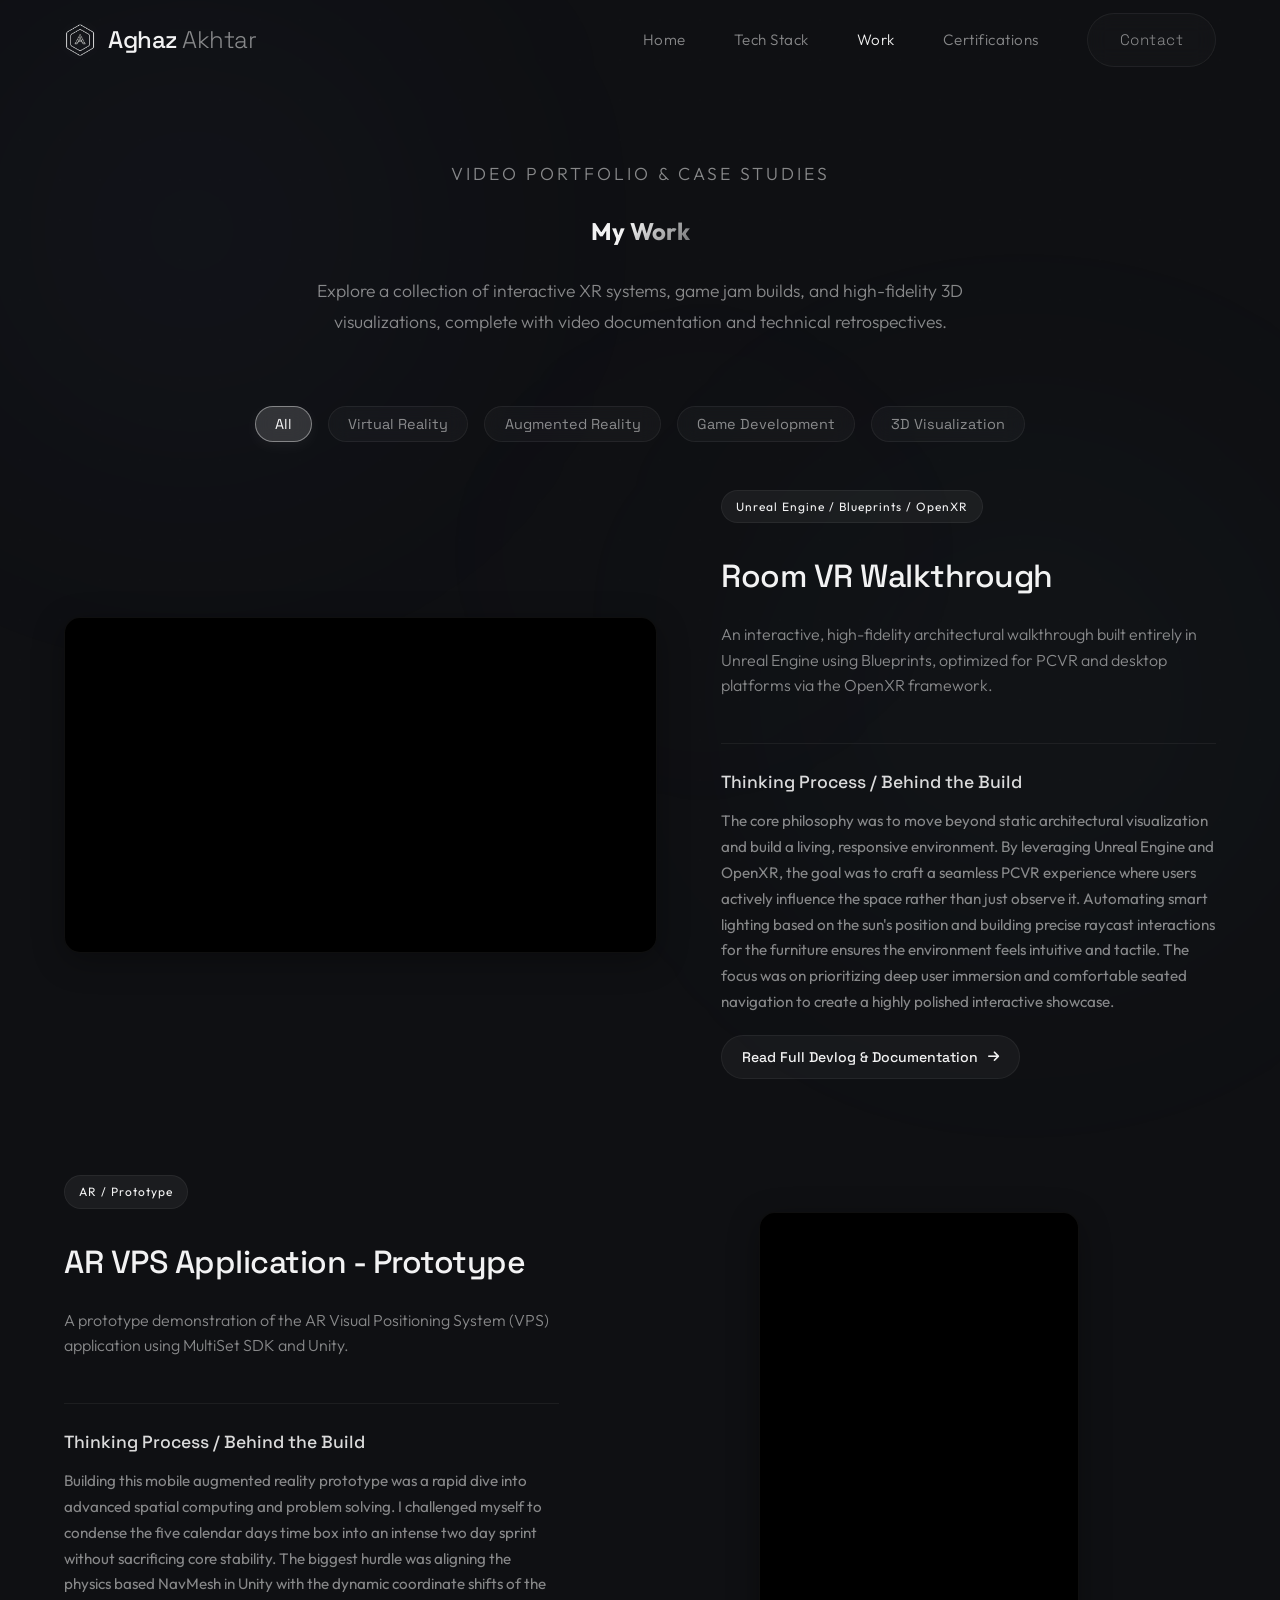
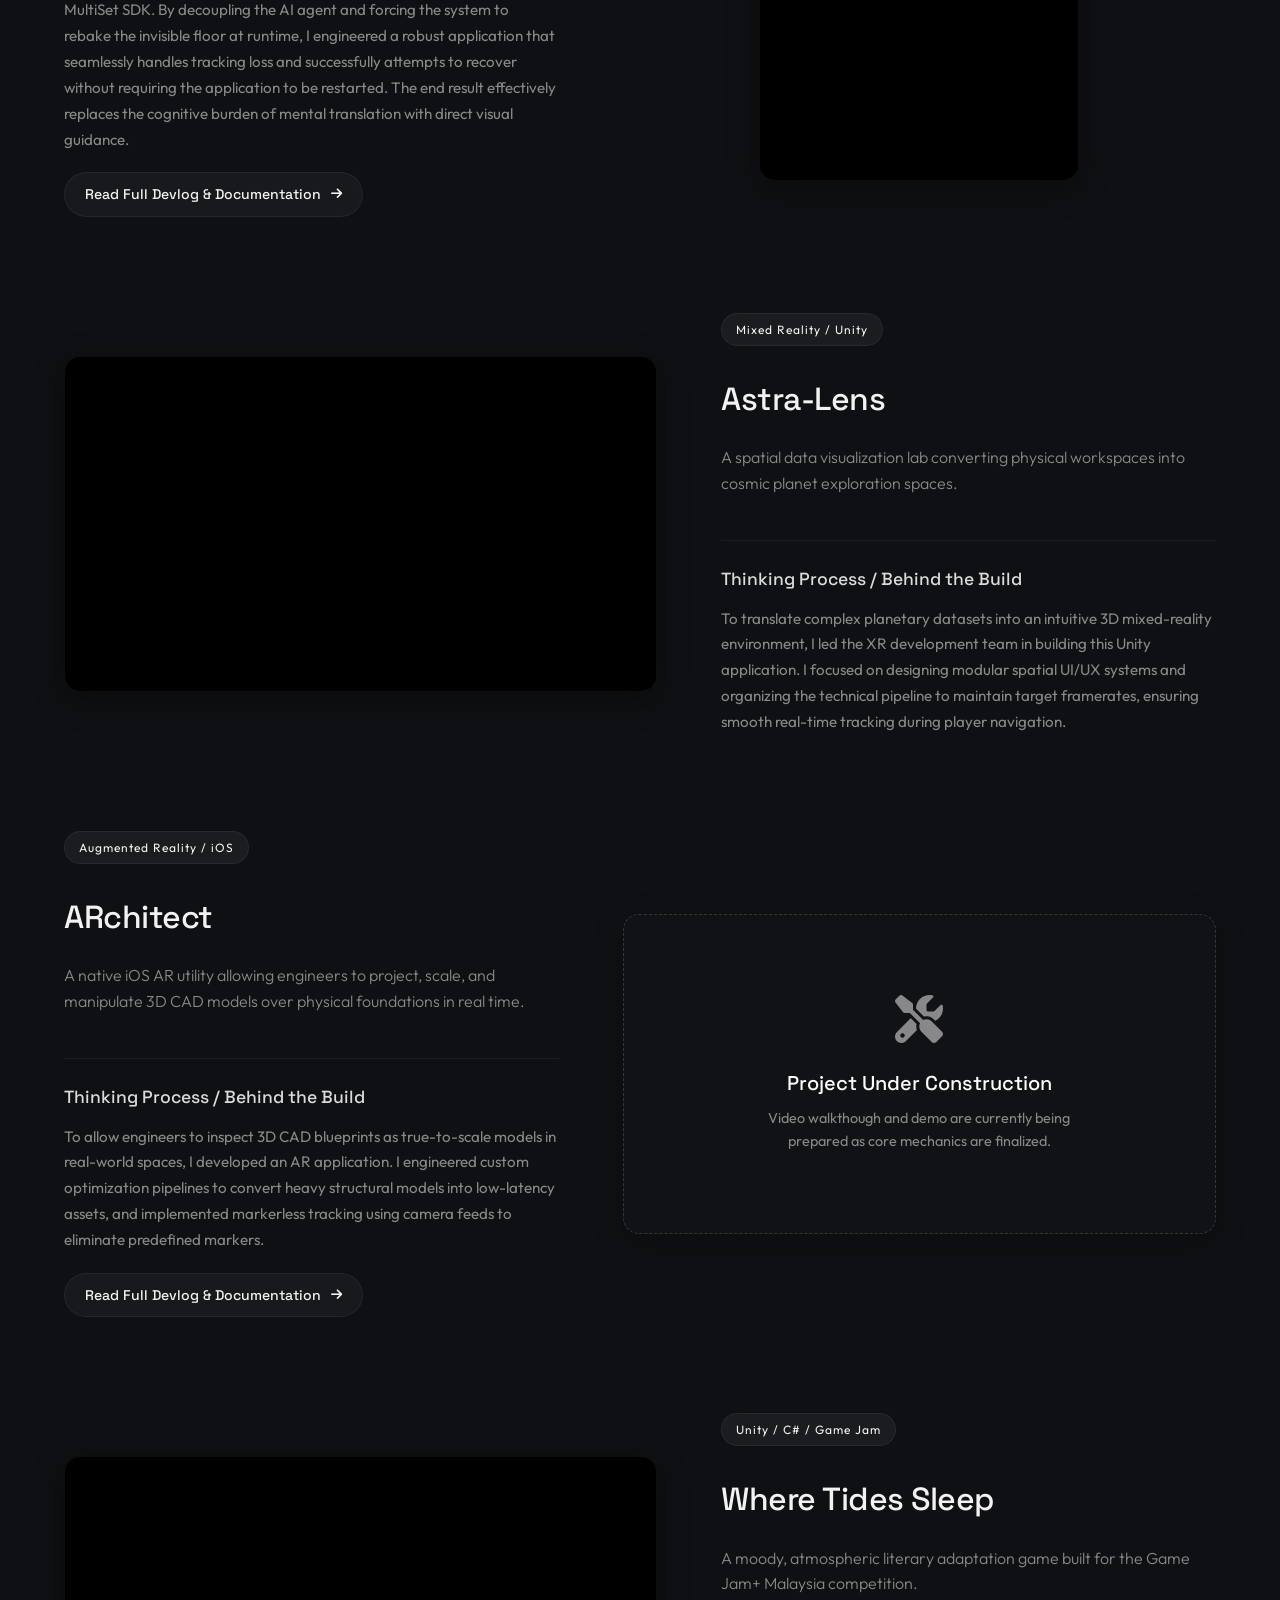
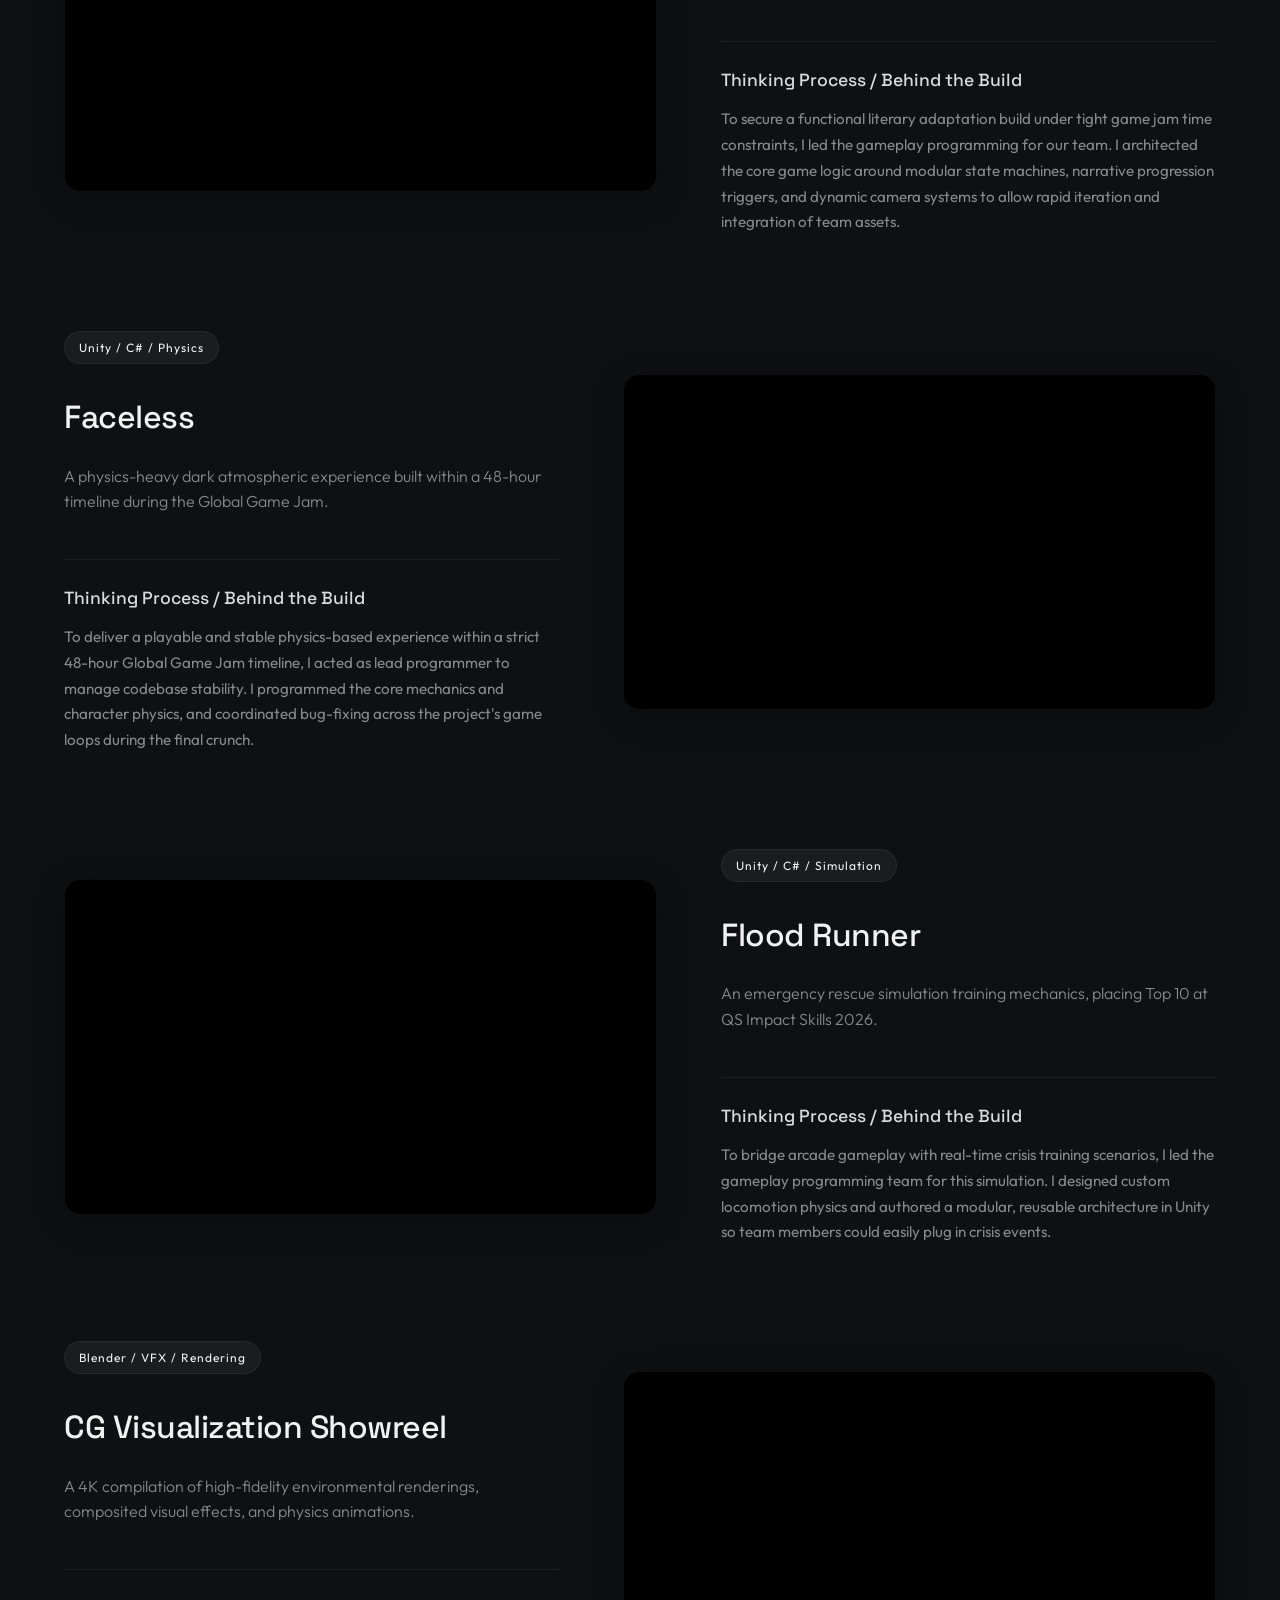
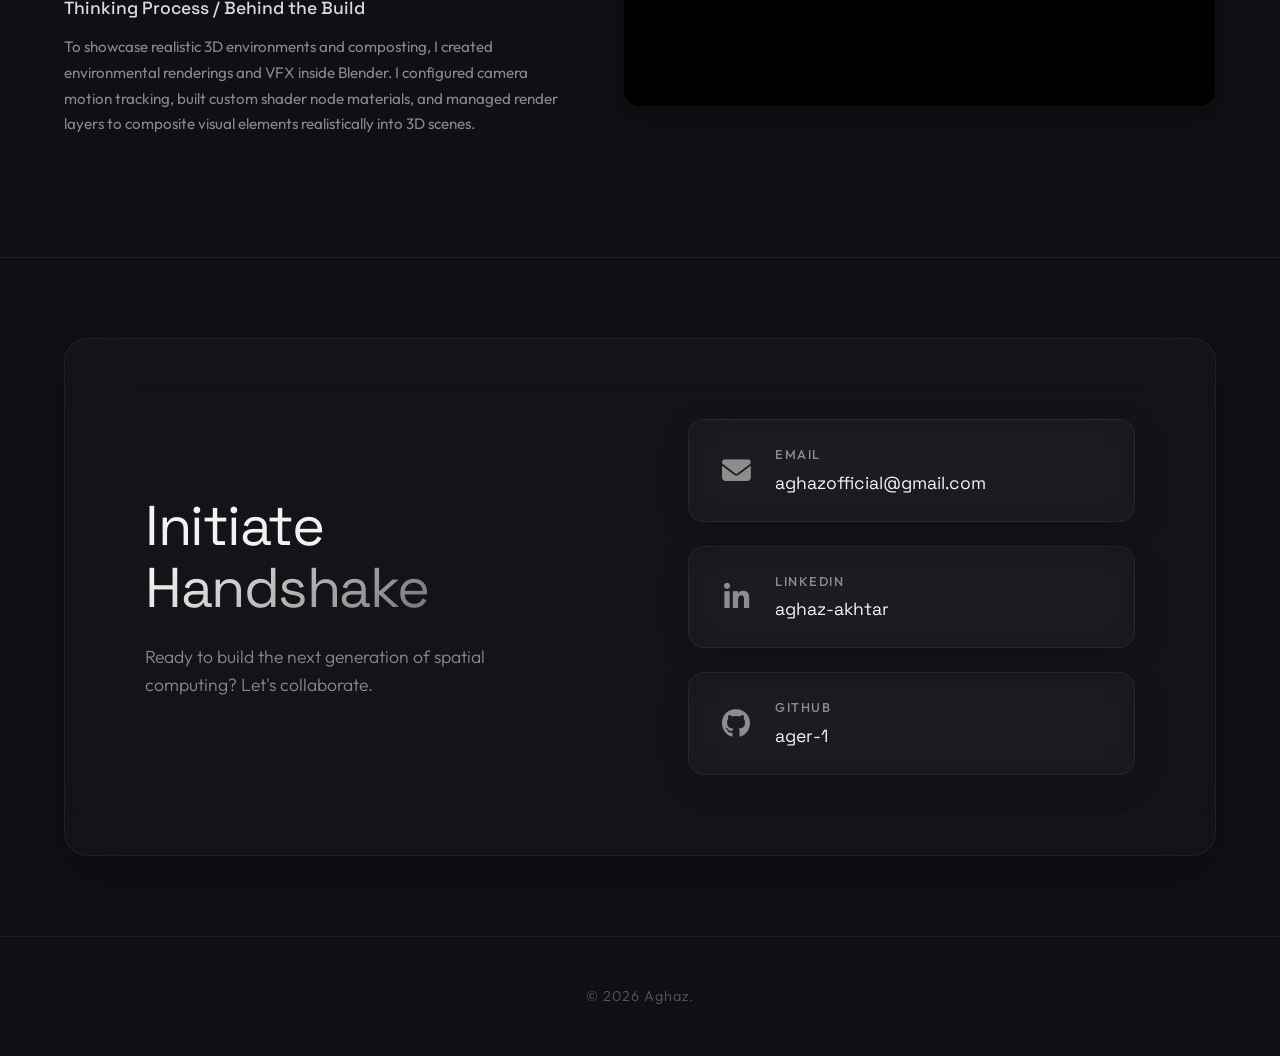
<file: work.html>
<!DOCTYPE html>
<html lang="en">

<head>
    <meta charset="UTF-8">
    <meta name="viewport" content="width=device-width, initial-scale=1.0">
    <title>Aghaz | Work Portfolio</title>
    <link rel="icon" href="assets/icon.png" type="image/png">
    <!-- Modern Tech Fonts -->
    <link rel="preconnect" href="https://fonts.googleapis.com">
    <link rel="preconnect" href="https://fonts.gstatic.com" crossorigin>
    <link
        href="https://fonts.googleapis.com/css2?family=Outfit:wght@200;400;600;800&family=Space+Grotesk:wght@300;500;700&display=swap"
        rel="stylesheet">
    <!-- FontAwesome for standard icons -->
    <link rel="stylesheet" href="https://cdnjs.cloudflare.com/ajax/libs/font-awesome/6.4.0/css/all.min.css">
    <!-- Core Styles -->
    <link rel="stylesheet" href="style.css">
</head>

<body>

    <!-- Background Orbs for ambient lighting -->
    <div class="orb orb-1"></div>
    <div class="orb orb-2"></div>
    <div class="orb orb-3"></div>
    <div class="glow-grid"></div>

    <!-- Navigation -->
    <nav class="glass-nav scrolled">
        <div class="nav-container">
            <a href="index.html" class="logo-wrapper">
                <img src="assets/icon.png" alt="Logo" class="logo-icon" width="32" height="32">
                <span class="logo">Aghaz<span class="xr"> Akhtar</span></span>
            </a>
            <ul class="nav-links">
                <li><a href="index.html">Home</a></li>
                <li><a href="tech-stack.html">Tech Stack</a></li>
                <li><a href="work.html" class="active">Work</a></li>
                <li><a href="certifications.html">Certifications</a></li>
                <li><a href="#contact" class="btn-glow">Contact</a></li>
            </ul>
            <div class="mobile-menu-btn"><i class="fas fa-bars"></i></div>
        </div>
    </nav>

    <main>
        <!-- Hero Header -->
        <section class="section-padding" style="padding-top: 160px; padding-bottom: 0;">
            <div class="section-header reveal" style="margin-bottom: 3rem;">
                <p class="subtitle">Video Portfolio & Case Studies</p>
                <h1>My <span class="text-gradient">Work</span></h1>
                <p style="max-width: 700px; margin: 1.5rem auto 0 auto; line-height: 1.8;">
                    Explore a collection of interactive XR systems, game jam builds, and high-fidelity 3D
                    visualizations, complete with video documentation and technical retrospectives.
                </p>
            </div>
        </section>

        <!-- Projects Showcase Section -->
        <section style="padding: 20px 5% 120px 5%;">
            <!-- Categories Filter -->
            <div class="category-filter reveal"
                style="display: flex; justify-content: center; gap: 1rem; flex-wrap: wrap; margin-bottom: 3rem;">
                <button class="filter-btn active" data-filter="all">All</button>
                <button class="filter-btn" data-filter="virtual-reality">Virtual Reality</button>
                <button class="filter-btn" data-filter="augmented-reality">Augmented Reality</button>
                <button class="filter-btn" data-filter="game-development">Game Development</button>
                <button class="filter-btn" data-filter="3d-visualization">3D Visualization</button>
            </div>

            <div class="work-container">

                <!-- Project 0: VR Architectural Walkthrough -->
                <div id="VR-Arch-Walkthrough" class="work-row reveal" data-category="virtual-reality">
                    <div class="work-media">
                        <div class="video-wrapper">
                            <iframe src="https://www.youtube.com/embed/tWZzR17CTz4" title="VR Architectural Walkthrough"
                                allow="accelerometer; autoplay; clipboard-write; encrypted-media; gyroscope; picture-in-picture; web-share"
                                allowfullscreen></iframe>
                        </div>
                    </div>
                    <div class="work-info">
                        <span class="badge" style="width: fit-content; margin-bottom: 0.5rem;">Unreal Engine /
                            Blueprints / OpenXR</span>
                        <h3>Room VR Walkthrough</h3>
                        <p style="color: var(--text-muted); font-size: 1rem; font-weight: 300;">
                            An interactive, high-fidelity architectural walkthrough built entirely in Unreal Engine
                            using Blueprints,
                            optimized for PCVR and desktop platforms via the OpenXR framework.
                        </p>
                        <div class="thinking-process">
                            <h4>Thinking Process / Behind the Build</h4>
                            <p>
                                The core philosophy was to move beyond static architectural visualization and build a
                                living,
                                responsive environment. By leveraging Unreal Engine and OpenXR, the goal was to craft a
                                seamless
                                PCVR experience where users actively influence the space rather than just observe it.
                                Automating
                                smart lighting based on the sun's position and building precise raycast interactions for
                                the
                                furniture ensures the environment feels intuitive and tactile. The focus was on
                                prioritizing deep
                                user immersion and comfortable seated navigation to create a highly polished interactive
                                showcase.
                            </p>
                            <a href="room-vr-documentation.html" class="doc-read-more-btn">
                                <span>Read Full Devlog &amp; Documentation</span>
                                <i class="fa-solid fa-arrow-right"></i>
                            </a>
                        </div>
                    </div>
                </div>

                <!-- Project: YouTube Short -->
                <div id="Multiset-VPS" class="work-row reveal" data-category="augmented-reality">
                    <div class="work-media">
                        <div class="video-wrapper"
                            style="padding-bottom: 0; height: auto; aspect-ratio: 9/16; max-width: 320px; margin: 0 auto;">
                            <iframe src="https://www.youtube.com/embed/Zgs9RUcR2YQ"
                                title="AR VPS Application - Prototype"
                                allow="accelerometer; autoplay; clipboard-write; encrypted-media; gyroscope; picture-in-picture; web-share"
                                allowfullscreen></iframe>
                        </div>
                    </div>
                    <div class="work-info">
                        <span class="badge" style="width: fit-content; margin-bottom: 0.5rem;">AR / Prototype</span>
                        <h3>AR VPS Application - Prototype</h3>
                        <p style="color: var(--text-muted); font-size: 1rem; font-weight: 300;">
                            A prototype demonstration of the AR Visual Positioning System (VPS) application using
                            MultiSet SDK and Unity.
                        </p>
                        <div class="thinking-process">
                            <h4>Thinking Process / Behind the Build</h4>
                            <p>
                                Building this mobile augmented reality prototype was a rapid dive into advanced spatial
                                computing and problem solving. I challenged myself to condense the five calendar days
                                time box into an intense two day sprint without sacrificing core stability. The biggest
                                hurdle was aligning the physics based NavMesh in Unity with the dynamic coordinate
                                shifts of the MultiSet SDK. By decoupling the AI agent and forcing the system to rebake
                                the invisible floor at runtime, I engineered a robust application that seamlessly
                                handles tracking loss and successfully attempts to recover without requiring the
                                application to be restarted. The end result effectively replaces the cognitive burden of
                                mental translation with direct visual guidance.
                            </p>
                            <a href="vps-prototype-documentation.html" class="doc-read-more-btn">
                                <span>Read Full Devlog &amp; Documentation</span>
                                <i class="fa-solid fa-arrow-right"></i>
                            </a>
                        </div>
                    </div>
                </div>

                <!-- Project 1: Astra-Lens -->
                <div id="Astra-Lens" class="work-row reveal" data-category="virtual-reality">
                    <div class="work-media">
                        <div class="video-wrapper">
                            <iframe src="https://www.youtube.com/embed/Jf-ltIUvjY0" title="Astra Lens Video"
                                allow="accelerometer; autoplay; clipboard-write; encrypted-media; gyroscope; picture-in-picture; web-share"
                                allowfullscreen></iframe>
                        </div>
                    </div>
                    <div class="work-info">
                        <span class="badge" style="width: fit-content; margin-bottom: 0.5rem;">Mixed Reality /
                            Unity</span>
                        <h3>Astra-Lens</h3>
                        <p style="color: var(--text-muted); font-size: 1rem; font-weight: 300;">
                            A spatial data visualization lab converting physical workspaces into cosmic planet
                            exploration spaces.
                        </p>
                        <div class="thinking-process">
                            <h4>Thinking Process / Behind the Build</h4>
                            <p>
                                To translate complex planetary datasets into an intuitive 3D mixed-reality environment,
                                I led the XR development team in building this Unity application. I focused on designing
                                modular spatial UI/UX systems and organizing the technical pipeline to maintain target
                                framerates, ensuring smooth real-time tracking during player navigation.
                            </p>
                        </div>
                    </div>
                </div>

                <!-- Project 2: ARchitect -->
                <div id="ARchitect" class="work-row reveal" data-category="augmented-reality">
                    <div class="work-media">
                        <div class="placeholder-card">
                            <i class="fa-solid fa-screwdriver-wrench placeholder-icon"></i>
                            <h4
                                style="font-family: var(--font-heading); font-size: 1.25rem; font-weight: 500; margin-bottom: 0.5rem; color: #fff;">
                                Project Under Construction</h4>
                            <p style="font-size: 0.9rem; color: var(--text-muted); max-width: 320px;">
                                Video walkthough and demo are currently being prepared as core mechanics are finalized.
                            </p>
                        </div>
                    </div>
                    <div class="work-info">
                        <span class="badge" style="width: fit-content; margin-bottom: 0.5rem;">Augmented Reality /
                            iOS</span>
                        <h3>ARchitect</h3>
                        <p style="color: var(--text-muted); font-size: 1rem; font-weight: 300;">
                            A native iOS AR utility allowing engineers to project, scale, and manipulate 3D CAD models
                            over physical foundations in real time.
                        </p>
                        <div class="thinking-process">
                            <h4>Thinking Process / Behind the Build</h4>
                            <p>
                                To allow engineers to inspect 3D CAD blueprints as true-to-scale models in real-world
                                spaces, I developed an AR application. I engineered custom optimization pipelines to
                                convert heavy structural models into low-latency assets, and implemented markerless
                                tracking using camera feeds to eliminate predefined markers.
                            </p>
                            <a href="architect-documentation.html" class="doc-read-more-btn">
                                <span>Read Full Devlog &amp; Documentation</span>
                                <i class="fa-solid fa-arrow-right"></i>
                            </a>
                        </div>
                    </div>
                </div>

                <!-- Project 3: Where Tides Sleep -->
                <div id="Games" class="work-row reveal" data-category="game-development">
                    <div class="work-media">
                        <div class="video-wrapper">
                            <iframe src="https://www.youtube.com/embed/Niz1FzMbvI4" title="Where Tides Sleep Video"
                                allow="accelerometer; autoplay; clipboard-write; encrypted-media; gyroscope; picture-in-picture; web-share"
                                allowfullscreen></iframe>
                        </div>
                    </div>
                    <div class="work-info">
                        <span class="badge" style="width: fit-content; margin-bottom: 0.5rem;">Unity / C# / Game
                            Jam</span>
                        <h3>Where Tides Sleep</h3>
                        <p style="color: var(--text-muted); font-size: 1rem; font-weight: 300;">
                            A moody, atmospheric literary adaptation game built for the Game Jam+ Malaysia competition.
                        </p>
                        <div class="thinking-process">
                            <h4>Thinking Process / Behind the Build</h4>
                            <p>
                                To secure a functional literary adaptation build under tight game jam time constraints,
                                I led the gameplay programming for our team. I architected the core game logic around
                                modular state machines, narrative progression triggers, and dynamic camera systems to
                                allow rapid iteration and integration of team assets.
                            </p>
                        </div>
                    </div>
                </div>

                <!-- Project 4: Faceless -->
                <div class="work-row reveal" data-category="game-development">
                    <div class="work-media">
                        <div class="video-wrapper">
                            <iframe src="https://www.youtube.com/embed/LsMVgjLEYX4" title="Faceless Video"
                                allow="accelerometer; autoplay; clipboard-write; encrypted-media; gyroscope; picture-in-picture; web-share"
                                allowfullscreen></iframe>
                        </div>
                    </div>
                    <div class="work-info">
                        <span class="badge" style="width: fit-content; margin-bottom: 0.5rem;">Unity / C# /
                            Physics</span>
                        <h3>Faceless</h3>
                        <p style="color: var(--text-muted); font-size: 1rem; font-weight: 300;">
                            A physics-heavy dark atmospheric experience built within a 48-hour timeline during the
                            Global Game Jam.
                        </p>
                        <div class="thinking-process">
                            <h4>Thinking Process / Behind the Build</h4>
                            <p>
                                To deliver a playable and stable physics-based experience within a strict 48-hour Global
                                Game Jam timeline, I acted as lead programmer to manage codebase stability. I programmed
                                the core mechanics and character physics, and coordinated bug-fixing across the
                                project's game loops during the final crunch.
                            </p>
                        </div>
                    </div>
                </div>

                <!-- Project 5: Flood Runner -->
                <div class="work-row reveal" data-category="game-development">
                    <div class="work-media">
                        <div class="video-wrapper">
                            <iframe src="https://www.youtube.com/embed/db7VP1NmSoc" title="Flood Runner Video"
                                allow="accelerometer; autoplay; clipboard-write; encrypted-media; gyroscope; picture-in-picture; web-share"
                                allowfullscreen></iframe>
                        </div>
                    </div>
                    <div class="work-info">
                        <span class="badge" style="width: fit-content; margin-bottom: 0.5rem;">Unity / C# /
                            Simulation</span>
                        <h3>Flood Runner</h3>
                        <p style="color: var(--text-muted); font-size: 1rem; font-weight: 300;">
                            An emergency rescue simulation training mechanics, placing Top 10 at QS Impact Skills 2026.
                        </p>
                        <div class="thinking-process">
                            <h4>Thinking Process / Behind the Build</h4>
                            <p>
                                To bridge arcade gameplay with real-time crisis training scenarios, I led the gameplay
                                programming team for this simulation. I designed custom locomotion physics and authored
                                a modular, reusable architecture in Unity so team members could easily plug in crisis
                                events.
                            </p>
                        </div>
                    </div>
                </div>

                <!-- Project 6: CG & VFX Showreel -->
                <div class="work-row reveal" data-category="3d-visualization">
                    <div class="work-media">
                        <div class="video-wrapper">
                            <iframe src="https://www.youtube.com/embed/IpGPQLsBXDA" title="CG Visualization Showreel"
                                allow="accelerometer; autoplay; clipboard-write; encrypted-media; gyroscope; picture-in-picture; web-share"
                                allowfullscreen></iframe>
                        </div>
                    </div>
                    <div class="work-info">
                        <span class="badge" style="width: fit-content; margin-bottom: 0.5rem;">Blender / VFX /
                            Rendering</span>
                        <h3>CG Visualization Showreel</h3>
                        <p style="color: var(--text-muted); font-size: 1rem; font-weight: 300;">
                            A 4K compilation of high-fidelity environmental renderings, composited visual effects, and
                            physics animations.
                        </p>
                        <div class="thinking-process">
                            <h4>Thinking Process / Behind the Build</h4>
                            <p>
                                To showcase realistic 3D environments and composting, I created environmental renderings
                                and VFX inside Blender. I configured camera motion tracking, built custom shader node
                                materials, and managed render layers to composite visual elements realistically into 3D
                                scenes.
                            </p>
                        </div>
                    </div>
                </div>

            </div>
        </section>

        <!-- CTA Collaboration -->
        <section id="contact" class="section-padding reveal"
            style="padding-top: 80px; padding-bottom: 80px; border-top: 1px solid var(--glass-border);">
            <div class="contact-container">
                <div class="contact-info">
                    <h2>Initiate <br><span class="text-gradient">Handshake</span></h2>
                    <p>Ready to build the next generation of spatial computing? Let's collaborate.</p>
                </div>
                <div class="contact-links">
                    <a href="mailto:aghazofficial@gmail.com" class="contact-card glass">
                        <i class="fa-solid fa-envelope"></i>
                        <div class="contact-card-content">
                            <span class="contact-label">Email</span>
                            <span class="contact-value">aghazofficial@gmail.com</span>
                        </div>
                        <i class="fa-solid fa-arrow-up-right-from-square contact-arrow"></i>
                    </a>
                    <a href="https://www.linkedin.com/in/aghaz-akhtar/" target="_blank" rel="noopener noreferrer"
                        class="contact-card glass">
                        <i class="fa-brands fa-linkedin-in"></i>
                        <div class="contact-card-content">
                            <span class="contact-label">LinkedIn</span>
                            <span class="contact-value">aghaz-akhtar</span>
                        </div>
                        <i class="fa-solid fa-arrow-up-right-from-square contact-arrow"></i>
                    </a>
                    <a href="https://github.com/ager-1" target="_blank" rel="noopener noreferrer"
                        class="contact-card glass">
                        <i class="fa-brands fa-github"></i>
                        <div class="contact-card-content">
                            <span class="contact-label">GitHub</span>
                            <span class="contact-value">ager-1</span>
                        </div>
                        <i class="fa-solid fa-arrow-up-right-from-square contact-arrow"></i>
                    </a>
                </div>
            </div>
        </section>
    </main>

    <footer class="footer">
        <p>© 2026 Aghaz.</p>
    </footer>

    <script src="script.js"></script>
</body>

</html>
</file>
<file: style.css>
:root {
    /* Color Palette */
    --bg-dark: #0f1013;
    --text-main: rgba(255, 255, 255, 0.95);
    --text-muted: rgba(255, 255, 255, 0.5);

    /* Frosted Glass Aesthetics */
    --glass-bg: rgba(255, 255, 255, 0.02);
    --glass-bg-hover: rgba(255, 255, 255, 0.04);
    --glass-border: rgba(255, 255, 255, 0.06);
    --glass-border-hover: rgba(255, 255, 255, 0.15);

    /* Soft Accents */
    --accent-light: rgba(255, 255, 255, 0.8);
    --accent-subtle: rgba(255, 255, 255, 0.2);

    /* Typography */
    --font-heading: 'Space Grotesk', sans-serif;
    --font-body: 'Outfit', sans-serif;

    /* Spacing */
    --nav-height: 80px;
    --radius-lg: 24px;
    --radius-md: 16px;
    --radius-sm: 8px;

    /* Transitions */
    --trans-smooth: all 0.5s cubic-bezier(0.25, 0.8, 0.25, 1);
}

* {
    margin: 0;
    padding: 0;
    box-sizing: border-box;
}

html {
    scroll-behavior: smooth;
}

body {
    background-color: var(--bg-dark);
    color: var(--text-main);
    font-family: var(--font-body);
    overflow-x: hidden;
    line-height: 1.6;
}

/* -------------------
   Background Effects
   ------------------- */
.glow-grid {
    position: fixed;
    top: 0;
    left: 0;
    width: 100vw;
    height: 100vh;
    background-image: radial-gradient(rgba(255, 255, 255, 0.02) 1px, transparent 1px);
    background-size: 40px 40px;
    z-index: -2;
    pointer-events: none;
    opacity: 0.5;
}

.orb {
    position: fixed;
    border-radius: 50%;
    filter: blur(150px);
    z-index: -1;
    pointer-events: none;
    opacity: 0.6;
}

.orb-1 {
    top: -10%;
    left: -10%;
    width: 50vw;
    height: 50vw;
    background: radial-gradient(circle, rgba(140, 160, 255, 0.12) 0%, rgba(0, 0, 0, 0) 70%);
}

.orb-2 {
    bottom: -20%;
    right: -10%;
    width: 60vw;
    height: 60vw;
    background: radial-gradient(circle, rgba(160, 240, 255, 0.08) 0%, rgba(0, 0, 0, 0) 70%);
}

.orb-3 {
    top: 40%;
    left: 40%;
    width: 30vw;
    height: 30vw;
    background: radial-gradient(circle, rgba(230, 200, 255, 0.08) 0%, rgba(0, 0, 0, 0) 70%);
    animation: drift 30s infinite alternate cubic-bezier(0.5, 0, 0.5, 1);
}

@keyframes drift {
    0% {
        transform: translate(0, 0);
    }

    100% {
        transform: translate(15vw, 15vh);
    }
}

/* -------------------
   Utilities
   ------------------- */
.text-gradient {
    /* Subtle silver/white shine */
    background: linear-gradient(135deg, rgba(255, 255, 255, 1) 0%, rgba(255, 255, 255, 0.4) 100%);
    -webkit-background-clip: text;
    -webkit-text-fill-color: transparent;
    background-clip: text;
}

.glass {
    background: var(--glass-bg);
    backdrop-filter: blur(24px) saturate(120%);
    -webkit-backdrop-filter: blur(24px) saturate(120%);
    border: 1px solid var(--glass-border);
    box-shadow: 0 8px 32px 0 rgba(0, 0, 0, 0.2);
}

.glass-dark {
    background: rgba(10, 10, 15, 0.3);
    backdrop-filter: blur(24px) saturate(120%);
    -webkit-backdrop-filter: blur(24px) saturate(120%);
    border: 1px solid var(--glass-border);
    box-shadow: 0 4px 24px rgba(0, 0, 0, 0.3);
}

.section-padding {
    padding: 120px 5%;
}

.w-100 {
    width: 100%;
}

/* Buttons */
.btn-primary,
.btn-secondary,
.btn-glow {
    display: inline-block;
    padding: 14px 32px;
    border-radius: 50px;
    font-weight: 400;
    font-family: var(--font-heading);
    letter-spacing: 0.5px;
    text-decoration: none;
    transition: var(--trans-smooth);
    cursor: pointer;
    border: 1px solid var(--glass-border);
}

.btn-primary {
    background: rgba(255, 255, 255, 0.05);
    color: var(--text-main);
    backdrop-filter: blur(10px);
    -webkit-backdrop-filter: blur(10px);
}

.btn-primary:hover {
    background: rgba(255, 255, 255, 0.1);
    border-color: var(--glass-border-hover);
    transform: translateY(-2px);
    box-shadow: 0 8px 24px rgba(0, 0, 0, 0.2);
}

.btn-secondary {
    background: transparent;
    color: var(--text-muted);
    border: 1px solid transparent;
}

.btn-secondary:hover {
    color: var(--text-main);
}

.btn-glow {
    background: rgba(255, 255, 255, 0.02);
    border: 1px solid var(--glass-border);
    color: var(--text-main);
    backdrop-filter: blur(10px);
}

.btn-glow:hover {
    background: rgba(255, 255, 255, 0.1);
    border-color: rgba(255, 255, 255, 0.3);
}

/* Category Filter Buttons */
.filter-btn {
    background: rgba(255, 255, 255, 0.03);
    border: 1px solid var(--glass-border);
    color: var(--text-muted);
    padding: 0.5rem 1.2rem;
    border-radius: 30px;
    font-size: 0.9rem;
    font-family: var(--font-heading);
    cursor: pointer;
    transition: var(--trans-smooth);
    backdrop-filter: blur(10px);
}

.filter-btn:hover {
    background: rgba(255, 255, 255, 0.08);
    color: var(--text-main);
    border-color: rgba(255, 255, 255, 0.2);
}

.filter-btn.active {
    background: rgba(255, 255, 255, 0.15);
    color: var(--text-main);
    border-color: rgba(255, 255, 255, 0.4);
    box-shadow: 0 4px 15px rgba(255, 255, 255, 0.05);
}

/* -------------------
   Navigation
   ------------------- */
.glass-nav {
    position: fixed;
    top: 0;
    width: 100%;
    z-index: 1001;
    transition: var(--trans-smooth);
    background: transparent;
}

.glass-nav.scrolled {
    background: rgba(15, 16, 19, 0.5);
    backdrop-filter: blur(24px) saturate(120%);
    -webkit-backdrop-filter: blur(24px) saturate(120%);
    border-bottom: 1px solid var(--glass-border);
}

.nav-container {
    display: flex;
    justify-content: space-between;
    align-items: center;
    height: var(--nav-height);
    max-width: 1400px;
    margin: 0 auto;
    padding: 0 5%;
}

.logo-wrapper {
    display: flex;
    align-items: center;
    gap: 0.75rem;
    text-decoration: none;
    transition: var(--trans-smooth);
}

.logo-wrapper:hover {
    opacity: 0.9;
    transform: translateY(-1px);
}

.logo-icon {
    width: 32px;
    height: 32px;
    object-fit: contain;
    filter: drop-shadow(0 0 8px rgba(255, 255, 255, 0.15));
    transition: var(--trans-smooth);
}

.logo-wrapper:hover .logo-icon {
    filter: drop-shadow(0 0 12px rgba(255, 255, 255, 0.3));
    transform: scale(1.05);
}

.logo {
    font-family: var(--font-heading);
    font-size: 1.5rem;
    font-weight: 500;
    letter-spacing: -0.5px;
    color: var(--text-main);
    margin: 0;
}

.xr {
    color: var(--text-muted);
    font-weight: 300;
}

.nav-links {
    display: flex;
    list-style: none;
    gap: 3rem;
    align-items: center;
}

.nav-links a {
    color: var(--text-muted);
    text-decoration: none;
    font-weight: 300;
    font-size: 0.95rem;
    letter-spacing: 0.5px;
    transition: var(--trans-smooth);
}

.nav-links a:hover,
.nav-links a.active {
    color: var(--text-main);
}

.mobile-menu-btn {
    display: none;
    font-size: 1.2rem;
    cursor: pointer;
    color: var(--text-main);
}

/* -------------------
   Hero Section
   ------------------- */
.hero {
    min-height: 100vh;
    display: flex;
    align-items: center;
    justify-content: space-between;
    padding: 0 5%;
    max-width: 1400px;
    margin: 0 auto;
    padding-top: var(--nav-height);
}

.hero-content {
    flex: 1;
    max-width: 650px;
}

.subtitle {
    font-family: var(--font-body);
    color: var(--text-muted);
    font-weight: 300;
    letter-spacing: 3px;
    text-transform: uppercase;
    font-size: 0.85rem;
    margin-bottom: 1.5rem;
}

.title-primary {
    font-family: var(--font-heading);
    font-size: clamp(3.5rem, 8vw, 6.5rem);
    line-height: 1.05;
    margin-bottom: 2rem;
    font-weight: 500;
    letter-spacing: -3px;
}

.hero-desc {
    font-size: 1.1rem;
    color: var(--text-muted);
    font-weight: 300;
    margin-bottom: 3rem;
    max-width: 480px;
}

.hero-btns {
    display: flex;
    gap: 1.5rem;
    align-items: center;
}

/* Minimalist Ring Animation for Hero */
.hero-hologram {
    flex: 1;
    display: flex;
    justify-content: center;
    perspective: 1000px;
}

.holo-box {
    position: relative;
    width: 550px;
    height: 550px;
    transform-style: preserve-3d;
    animation: float 8s ease-in-out infinite;
}

.hero-profile-img {
    position: absolute;
    top: 50%;
    left: 50%;
    transform: translate(-50%, -50%);
    width: 420px;
    height: 420px;
    object-fit: cover;
    border-radius: 50%;
    border: 2px solid var(--glass-border);
    box-shadow: 0 0 40px rgba(255, 255, 255, 0.1);
    z-index: 2;
    transition: var(--trans-smooth);
    filter: grayscale(20%);
}

.hero-profile-img:hover {
    filter: grayscale(0%);
    box-shadow: 0 0 60px rgba(255, 255, 255, 0.2);
    border-color: var(--glass-border-hover);
    transform: translate(-50%, -50%) scale(1.02);
}

.holo-ring {
    position: absolute;
    top: 0;
    left: 0;
    width: 100%;
    height: 100%;
    border: 1px solid rgba(255, 255, 255, 0.15);
    border-radius: 50%;
}

.hover-orbit {
    animation: orbitX 20s linear infinite;
    border-color: rgba(255, 255, 255, 0.05);
}

.orbit-reverse {
    border-color: rgba(255, 255, 255, 0.1);
    animation: orbitY 25s linear infinite reverse;
    width: 80%;
    height: 80%;
    top: 10%;
    left: 10%;
}

@keyframes float {

    0%,
    100% {
        transform: translateY(0) rotateX(15deg) rotateY(15deg);
    }

    50% {
        transform: translateY(-20px) rotateX(20deg) rotateY(10deg);
    }
}

@keyframes pulse {
    0% {
        transform: translate(-50%, -50%) scale(0.95);
        opacity: 0.6;
    }

    100% {
        transform: translate(-50%, -50%) scale(1.05);
        opacity: 1;
    }
}

@keyframes orbitX {
    0% {
        transform: rotateX(0deg) rotateY(0deg) rotateZ(0deg);
    }

    100% {
        transform: rotateX(360deg) rotateY(180deg) rotateZ(360deg);
    }
}

@keyframes orbitY {
    0% {
        transform: rotateX(45deg) rotateY(0deg) rotateZ(0deg);
    }

    100% {
        transform: rotateX(45deg) rotateY(360deg) rotateZ(360deg);
    }
}

/* -------------------
   Skills Marquee
   ------------------- */
.skills-banner {
    padding: 30px 0;
    background: rgba(255, 255, 255, 0.01);
    border-top: 1px solid var(--glass-border);
    border-bottom: 1px solid var(--glass-border);
    overflow: hidden;
}

.marquee-wrapper {
    display: flex;
    width: max-content;
}

.marquee {
    display: flex;
    align-items: center;
    gap: 4rem;
    animation: scroll-left 80s linear infinite;
    padding-right: 4rem;
}

.marquee-item {
    display: flex;
    align-items: center;
    gap: 0.75rem;
}

.marquee span {
    font-family: var(--font-heading);
    font-size: 1.2rem;
    font-weight: 300;
    letter-spacing: 2px;
    color: var(--text-muted);
}

.marquee i {
    font-size: 1.5rem;
    color: var(--text-muted);
    opacity: 0.5;
}

@keyframes scroll-left {
    0% {
        transform: translateX(0);
    }

    100% {
        transform: translateX(-50%);
    }
}

/* -------------------
   Projects Section
   ------------------- */
.section-header {
    text-align: center;
    margin-bottom: 6rem;
}

.section-header h2 {
    font-family: var(--font-heading);
    font-size: 3.5rem;
    font-weight: 400;
    letter-spacing: -1.5px;
    margin-bottom: 1rem;
}

.section-header p {
    color: var(--text-muted);
    font-size: 1.1rem;
    font-weight: 300;
}

.projects-grid {
    display: grid;
    grid-template-columns: repeat(auto-fit, minmax(350px, 1fr));
    gap: 3rem;
    max-width: 1400px;
    margin: 0 auto;
}

/* Minimalist Tilt Card */
.tilt-card {
    perspective: 1500px;
    display: flex;
    flex-direction: column;
}

.card-inner {
    border-radius: var(--radius-lg);
    background: var(--glass-bg);
    border: 1px solid var(--glass-border);
    backdrop-filter: blur(20px);
    -webkit-backdrop-filter: blur(20px);
    overflow: hidden;
    transition: transform 0.2s ease-out, box-shadow 0.2s ease-out, border 0.5s ease;
    transform-style: preserve-3d;
    position: relative;
    display: flex;
    flex-direction: column;
    height: 100%;
    flex-grow: 1;
}

.card-inner:hover {
    border-color: var(--glass-border-hover);
}

.card-img {
    height: 280px;
    position: relative;
    overflow: hidden;
    padding: 1rem;
    padding-bottom: 0;
}

.card-img img {
    width: 100%;
    height: 100%;
    object-fit: cover;
    border-radius: var(--radius-md);
    transition: transform 0.8s cubic-bezier(0.25, 0.8, 0.25, 1);
    filter: brightness(0.9) grayscale(20%);
}

.card-inner:hover .card-img img {
    transform: scale(1.03);
    filter: brightness(1) grayscale(0%) blur(2px);
}

.card-content {
    padding: 2.5rem;
    position: relative;
    z-index: 2;
    transform: translateZ(30px);
    display: flex;
    flex-direction: column;
    flex-grow: 1;
}

.badge {
    display: inline-block;
    padding: 6px 14px;
    border-radius: 50px;
    font-size: 0.75rem;
    font-weight: 400;
    letter-spacing: 1px;
    background: rgba(255, 255, 255, 0.05);
    border: 1px solid var(--glass-border);
    color: var(--text-main);
    margin-bottom: 1.5rem;
}

.card-content h3 {
    font-family: var(--font-heading);
    font-size: 1.8rem;
    font-weight: 400;
    letter-spacing: -0.5px;
    margin-bottom: 1rem;
}

.card-content p {
    color: var(--text-muted);
    font-size: 0.95rem;
    font-weight: 300;
    margin-bottom: 2rem;
    line-height: 1.7;
}

.card-tech {
    display: flex;
    gap: 0.8rem;
    flex-wrap: wrap;
    margin-top: auto;
}

.card-tech span {
    font-size: 0.75rem;
    color: var(--text-muted);
    letter-spacing: 0.5px;
}

/* Project Card Hover Overlay */
.card-overlay {
    position: absolute;
    top: 1rem;
    left: 1rem;
    right: 1rem;
    bottom: 0;
    border-radius: var(--radius-md);
    display: flex;
    justify-content: center;
    align-items: center;
    opacity: 0;
    transition: var(--trans-smooth);
    z-index: 3;
    text-decoration: none;
    color: var(--text-main);
    font-family: var(--font-heading);
    font-weight: 500;
    font-size: 1rem;
    letter-spacing: 1px;
}

.card-inner:hover .card-overlay {
    opacity: 1;
}

.card-overlay span {
    background: rgba(255, 255, 255, 0.1);
    border: 1px solid rgba(255, 255, 255, 0.2);
    padding: 10px 22px;
    border-radius: 50px;
    display: flex;
    align-items: center;
    gap: 0.6rem;
    transition: var(--trans-smooth);
}

.card-overlay:hover span {
    background: rgba(255, 255, 255, 0.2);
    border-color: rgba(255, 255, 255, 0.4);
    transform: scale(1.05);
}

/* -------------------
   Contact Section
   ------------------- */
.contact-container {
    display: grid;
    grid-template-columns: 1fr 1fr;
    gap: 6rem;
    max-width: 1200px;
    margin: 0 auto;
    padding: 5rem;
    border-radius: var(--radius-lg);
    background: var(--glass-bg);
    border: 1px solid var(--glass-border);
    backdrop-filter: blur(30px);
    -webkit-backdrop-filter: blur(30px);
    box-shadow: 0 20px 60px rgba(0, 0, 0, 0.2);
}

.contact-info {
    display: flex;
    flex-direction: column;
    justify-content: center;
}

.contact-info h2 {
    font-family: var(--font-heading);
    font-size: 3.5rem;
    font-weight: 400;
    letter-spacing: -1.5px;
    line-height: 1.1;
    margin-bottom: 1.5rem;
}

.contact-info p {
    color: var(--text-muted);
    font-size: 1.1rem;
    font-weight: 300;
    max-width: 400px;
}

.contact-links {
    display: flex;
    flex-direction: column;
    gap: 1.5rem;
    justify-content: center;
}

.contact-card {
    display: flex;
    align-items: center;
    gap: 1.5rem;
    padding: 1.5rem 2rem;
    border-radius: var(--radius-md);
    text-decoration: none;
    color: var(--text-main);
    transition: var(--trans-smooth);
    border: 1px solid var(--glass-border);
}

.contact-card i:first-child {
    font-size: 1.8rem;
    color: var(--text-muted);
    transition: var(--trans-smooth);
    width: 30px;
    text-align: center;
}

.contact-card-content {
    display: flex;
    flex-direction: column;
    gap: 0.25rem;
}

.contact-label {
    font-size: 0.8rem;
    text-transform: uppercase;
    letter-spacing: 1.5px;
    color: var(--text-muted);
    font-weight: 500;
}

.contact-value {
    font-family: var(--font-heading);
    font-size: 1.1rem;
    font-weight: 400;
    transition: var(--trans-smooth);
    word-break: break-word;
}

.contact-arrow {
    margin-left: auto;
    font-size: 0.9rem;
    color: var(--text-muted);
    opacity: 0;
    transform: translate(-10px, 10px);
    transition: var(--trans-smooth);
}

.contact-card:hover {
    background: var(--glass-bg-hover);
    border-color: var(--glass-border-hover);
    transform: translateY(-3px);
    box-shadow: 0 10px 30px rgba(0, 0, 0, 0.2);
}

.contact-card:hover i:first-child {
    color: var(--text-main);
    transform: scale(1.1);
}

.contact-card:hover .contact-value {
    color: #fff;
    text-shadow: 0 0 10px rgba(255, 255, 255, 0.3);
}

.contact-card:hover .contact-arrow {
    opacity: 0.8;
    transform: translate(0, 0);
}

/* -------------------
   Footer
   ------------------- */
.footer {
    text-align: center;
    padding: 3rem;
    border-top: 1px solid var(--glass-border);
}

.footer p {
    color: rgba(255, 255, 255, 0.3);
    font-size: 0.9rem;
    font-weight: 300;
    letter-spacing: 1px;
}

/* -------------------
   Reveal Animations
   ------------------- */
.reveal {
    opacity: 0;
    transform: translateY(40px);
    transition: all 1s cubic-bezier(0.25, 0.8, 0.25, 1);
}

.reveal.active {
    opacity: 1;
    transform: translateY(0);
}

.delay-1 {
    transition-delay: 0.2s;
}

.delay-2 {
    transition-delay: 0.4s;
}

/* -------------------
   Tech Stack Page
   ------------------- */
.tech-grid {
    display: grid;
    grid-template-columns: repeat(auto-fit, minmax(480px, 1fr));
    gap: 2.5rem;
    max-width: 1200px;
    margin: 0 auto;
}

.tech-card-body {
    padding: 3rem;
    display: flex;
    flex-direction: column;
    gap: 2rem;
    height: 100%;
}

.tech-card-title {
    font-family: var(--font-heading);
    font-size: 1.6rem;
    font-weight: 500;
    letter-spacing: -0.5px;
    display: flex;
    align-items: center;
    gap: 1rem;
    border-bottom: 1px solid var(--glass-border);
    padding-bottom: 1.25rem;
    margin-bottom: 0.5rem;
}

.tech-card-title i {
    font-size: 1.8rem;
    opacity: 0.8;
}

.tech-list {
    display: flex;
    flex-wrap: wrap;
    gap: 1rem;
}

.tag-pill {
    display: inline-block;
    padding: 8px 18px;
    border-radius: 50px;
    font-size: 0.9rem;
    font-weight: 400;
    letter-spacing: 0.5px;
    background: rgba(255, 255, 255, 0.03);
    border: 1px solid var(--glass-border);
    color: var(--text-main);
    transition: var(--trans-smooth);
}

.tag-pill:hover {
    background: rgba(255, 255, 255, 0.08);
    border-color: var(--glass-border-hover);
}

/* Timeline Layout */
.timeline {
    position: relative;
    max-width: 1000px;
    margin: 0 auto;
    padding: 2rem 0;
}

.timeline::after {
    content: '';
    position: absolute;
    width: 2px;
    background: var(--glass-border);
    top: 0;
    bottom: 0;
    left: 50%;
    margin-left: -1px;
}

.timeline-item {
    padding: 10px 40px;
    position: relative;
    background-color: inherit;
    width: 50%;
    margin-bottom: 2rem;
}

.timeline-item::after {
    content: '';
    position: absolute;
    width: 16px;
    height: 16px;
    left: 0;
    right: auto;
    background-color: var(--bg-dark);
    border: 2px solid var(--text-muted);
    top: 25px;
    transform: translateX(-50%);
    border-radius: 50%;
    z-index: 1;
    transition: var(--trans-smooth);
}

.timeline-item.left {
    left: 50%;
}

.timeline-item.right {
    left: 0;
}

.timeline-item.right::after {
    left: 100%;
    right: auto;
    transform: translateX(-50%);
}

.timeline-content {
    padding: 2rem;
    background: var(--glass-bg);
    border: 1px solid var(--glass-border);
    backdrop-filter: blur(20px);
    -webkit-backdrop-filter: blur(20px);
    border-radius: var(--radius-md);
    transition: var(--trans-smooth);
}

.timeline-item:hover .timeline-content {
    border-color: var(--glass-border-hover);
    background: var(--glass-bg-hover);
}

.timeline-item:hover::after {
    border-color: #fff;
    box-shadow: 0 0 10px rgba(255, 255, 255, 0.5);
}

.timeline-date {
    font-family: var(--font-heading);
    font-size: 0.85rem;
    letter-spacing: 1.5px;
    text-transform: uppercase;
    color: var(--text-muted);
    margin-bottom: 0.5rem;
}

.timeline-content h3 {
    font-family: var(--font-heading);
    font-size: 1.4rem;
    font-weight: 500;
    letter-spacing: -0.5px;
    margin-bottom: 0.25rem;
}

.timeline-role {
    font-size: 0.9rem;
    color: var(--text-muted);
    margin-bottom: 1rem;
    font-weight: 300;
}

.timeline-details {
    list-style: none;
    display: flex;
    flex-direction: column;
    gap: 0.75rem;
}

.timeline-details li {
    font-size: 0.95rem;
    color: var(--text-muted);
    position: relative;
    padding-left: 1.25rem;
    line-height: 1.5;
}

.timeline-details li::before {
    content: '•';
    position: absolute;
    left: 0;
    color: var(--text-main);
}

.timeline-tech-tags {
    display: flex;
    flex-wrap: wrap;
    gap: 0.5rem;
    margin-top: 1.5rem;
}

.timeline-tech-tags span {
    font-size: 0.75rem;
    color: var(--text-muted);
    border: 1px solid var(--glass-border);
    padding: 3px 8px;
    border-radius: 4px;
}

/* Responsiveness for Timeline */
@media (max-width: 768px) {
    .timeline::after {
        left: 31px;
    }

    .timeline-item {
        width: 100%;
        padding-left: 70px;
        padding-right: 25px;
    }

    .timeline-item.left,
    .timeline-item.right {
        left: 0;
    }

    .timeline-item::after {
        left: 31px !important;
        right: auto !important;
    }
}

/* -------------------
   Work Page
   ------------------- */
.work-container {
    max-width: 1200px;
    margin: 0 auto;
    display: flex;
    flex-direction: column;
    gap: 6rem;
}

.work-row {
    display: flex;
    gap: 4rem;
    align-items: center;
    scroll-margin-top: max(80px, calc(50vh - 220px));
}

.work-row:nth-child(even) {
    flex-direction: row-reverse;
}

.work-media {
    flex: 1.2;
    min-width: 0;
}

.work-info {
    flex: 1;
    display: flex;
    flex-direction: column;
    gap: 1.25rem;
}

.work-info h3 {
    font-family: var(--font-heading);
    font-size: 2rem;
    font-weight: 500;
    letter-spacing: -0.5px;
}

.video-wrapper {
    position: relative;
    padding-bottom: 56.25%;
    /* 16:9 Aspect Ratio */
    height: 0;
    overflow: hidden;
    border-radius: var(--radius-md);
    border: 1px solid var(--glass-border);
    box-shadow: 0 8px 32px 0 rgba(0, 0, 0, 0.3);
    background: #000;
}

.video-wrapper iframe {
    position: absolute;
    top: 0;
    left: 0;
    width: 100%;
    height: 100%;
    border: 0;
}

.thinking-process {
    margin-top: 1.5rem;
    padding-top: 1.5rem;
    border-top: 1px solid var(--glass-border);
}

.thinking-process h4 {
    font-family: var(--font-heading);
    font-size: 1.1rem;
    font-weight: 500;
    margin-bottom: 0.75rem;
    color: rgba(255, 255, 255, 0.85);
}

.thinking-process p {
    font-size: 0.95rem;
    color: var(--text-muted);
    line-height: 1.7;
}

.placeholder-card {
    display: flex;
    flex-direction: column;
    justify-content: center;
    align-items: center;
    text-align: center;
    border: 1px dashed var(--glass-border-hover);
    background: rgba(255, 255, 255, 0.01);
    border-radius: var(--radius-md);
    padding: 3rem 2rem;
    min-height: 320px;
    box-shadow: 0 8px 32px 0 rgba(0, 0, 0, 0.2);
    transition: var(--trans-smooth);
}

.placeholder-card:hover {
    border-color: rgba(255, 255, 255, 0.3);
    background: rgba(255, 255, 255, 0.02);
}

.placeholder-icon {
    font-size: 3rem;
    color: var(--text-muted);
    margin-bottom: 1.5rem;
    animation: pulse-glow 2s infinite alternate ease-in-out;
}

@keyframes pulse-glow {
    0% {
        transform: scale(0.95);
        opacity: 0.5;
    }

    100% {
        transform: scale(1.05);
        opacity: 0.9;
    }
}

@media (max-width: 992px) {

    .work-row,
    .work-row:nth-child(even) {
        flex-direction: column;
        gap: 2rem;
    }

    .work-media,
    .work-info {
        width: 100%;
    }
}

/* -------------------
   Documentation & Devlog Layout (Standard Article Reading Style)
   ------------------- */
.doc-container {
    max-width: 820px;
    margin: 0 auto;
    padding: 140px 5% 100px 5%;
}

.doc-back-btn {
    display: inline-flex;
    align-items: center;
    gap: 0.6rem;
    padding: 8px 18px;
    border-radius: 50px;
    font-family: var(--font-heading);
    font-size: 0.85rem;
    color: var(--text-muted);
    background: var(--glass-bg);
    border: 1px solid var(--glass-border);
    text-decoration: none;
    transition: var(--trans-smooth);
    margin-bottom: 2rem;
}

.doc-back-btn:hover {
    color: var(--text-main);
    background: var(--glass-bg-hover);
    border-color: var(--glass-border-hover);
    transform: translateX(-3px);
}

.doc-header {
    margin-bottom: 3rem;
}

.doc-header .badge {
    width: fit-content;
    margin-bottom: 0.85rem;
    font-size: 0.78rem;
    padding: 4px 12px;
    letter-spacing: 0.5px;
    border-radius: 50px;
    background: rgba(255, 255, 255, 0.04);
    border: 1px solid var(--glass-border);
    color: var(--text-muted);
}

.doc-header h1 {
    font-family: var(--font-heading);
    font-size: clamp(2rem, 4vw, 2.75rem);
    font-weight: 700;
    line-height: 1.2;
    letter-spacing: -0.8px;
    margin-bottom: 1.25rem;
    color: #ffffff;
}

.doc-author-meta {
    display: flex;
    flex-wrap: wrap;
    align-items: center;
    gap: 1.5rem;
    color: var(--text-muted);
    font-size: 0.9rem;
    padding-bottom: 1.5rem;
    border-bottom: 1px solid rgba(255, 255, 255, 0.1);
}

.doc-author-meta span {
    display: inline-flex;
    align-items: center;
    gap: 0.5rem;
}

.doc-content {
    display: flex;
    flex-direction: column;
    gap: 3rem;
}

/* Standard Article Section Flow (No heavy card boxes) */
.doc-card {
    padding: 0;
    background: transparent;
    border: none;
    border-radius: 0;
    backdrop-filter: none;
    -webkit-backdrop-filter: none;
    padding-bottom: 2.75rem;
    border-bottom: 1px solid rgba(255, 255, 255, 0.06);
}

.doc-card:last-child {
    border-bottom: none;
    padding-bottom: 0;
}

.doc-card h2 {
    font-family: var(--font-heading);
    font-size: 1.55rem;
    font-weight: 600;
    letter-spacing: -0.4px;
    margin-bottom: 1.25rem;
    color: #ffffff;
}

.doc-card h3 {
    font-family: var(--font-heading);
    font-size: 1.15rem;
    font-weight: 500;
    letter-spacing: -0.2px;
    margin: 1.85rem 0 0.75rem 0;
    color: rgba(255, 255, 255, 0.9);
}

.doc-card p {
    color: rgba(255, 255, 255, 0.72);
    font-size: 0.98rem;
    line-height: 1.8;
    font-weight: 300;
    margin-bottom: 1rem;
}

.doc-card p strong {
    color: rgba(255, 255, 255, 0.95);
    font-weight: 500;
}

.doc-card p:last-child {
    margin-bottom: 0;
}

.doc-card ul {
    margin: 1rem 0 1.25rem 1.25rem;
    color: rgba(255, 255, 255, 0.72);
    font-size: 0.98rem;
    line-height: 1.8;
    font-weight: 300;
}

.doc-card ul li {
    margin-bottom: 0.6rem;
}

.doc-card ul li strong {
    color: rgba(255, 255, 255, 0.95);
    font-weight: 500;
}

.doc-image-box {
    margin: 2rem 0;
    border-radius: 12px;
    overflow: hidden;
    border: 1px solid rgba(255, 255, 255, 0.08);
    box-shadow: 0 12px 36px rgba(0, 0, 0, 0.4);
}

.doc-image-box img {
    width: 100%;
    height: auto;
    display: block;
}

/* Status Pill Note */
.doc-status-note {
    display: inline-flex;
    align-items: center;
    gap: 0.55rem;
    padding: 8px 18px;
    border-radius: 50px;
    background: rgba(96, 165, 250, 0.08);
    border: 1px solid rgba(96, 165, 250, 0.2);
    color: #60a5fa;
    font-size: 0.85rem;
    font-weight: 500;
    margin-top: 1.25rem !important;
}

/* Code Snippet Box (Minimalist Syntax Presentation) */
.code-box {
    margin: 1.25rem 0;
    border-radius: 10px;
    background: #090a0d;
    border: 1px solid rgba(255, 255, 255, 0.07);
    overflow: hidden;
    box-shadow: 0 8px 24px rgba(0, 0, 0, 0.35);
}

.code-header {
    display: flex;
    justify-content: space-between;
    align-items: center;
    padding: 8px 16px;
    background: rgba(255, 255, 255, 0.025);
    border-bottom: 1px solid rgba(255, 255, 255, 0.05);
    font-family: var(--font-heading);
    font-size: 0.78rem;
    color: var(--text-muted);
    letter-spacing: 0.4px;
}

.code-header .lang-badge {
    display: inline-flex;
    align-items: center;
    gap: 0.45rem;
    color: rgba(255, 255, 255, 0.8);
    font-weight: 500;
}

.code-box pre {
    padding: 1.1rem 1.35rem;
    overflow-x: auto;
    font-family: 'Consolas', 'Fira Code', 'Monaco', monospace;
    font-size: 0.85rem;
    line-height: 1.6;
    color: #e3e8f0;
}

.code-box code {
    font-family: inherit;
}

/* Syntax Highlighting Utilities */
.code-comment { color: #6e7681; font-style: italic; }
.code-keyword { color: #ff7b72; font-weight: 500; }
.code-type { color: #79c0ff; }
.code-func { color: #d2a8ff; }
.code-num { color: #79c0ff; }
.code-string { color: #a5d6ff; }

/* Read More Button on Work Page */
.doc-read-more-btn {
    display: inline-flex;
    align-items: center;
    gap: 0.6rem;
    margin-top: 1.25rem;
    padding: 10px 20px;
    border-radius: 50px;
    font-family: var(--font-heading);
    font-size: 0.88rem;
    font-weight: 500;
    color: var(--text-main);
    background: rgba(255, 255, 255, 0.04);
    border: 1px solid var(--glass-border);
    text-decoration: none;
    transition: var(--trans-smooth);
}

.doc-read-more-btn i {
    font-size: 0.8rem;
    transition: transform 0.3s ease;
}

.doc-read-more-btn:hover {
    background: rgba(255, 255, 255, 0.1);
    border-color: rgba(255, 255, 255, 0.3);
    transform: translateY(-2px);
    box-shadow: 0 6px 20px rgba(0, 0, 0, 0.25);
}

.doc-read-more-btn:hover i {
    transform: translateX(4px);
}

@media (max-width: 768px) {
    .doc-container {
        padding-top: 120px;
    }

    .doc-card {
        padding: 1.35rem;
    }

    .doc-header h1 {
        font-size: 1.8rem;
    }

    .code-box pre {
        padding: 0.85rem;
        font-size: 0.8rem;
    }
}

/* -------------------
   Responsive Design
   ------------------- */
@media (max-width: 992px) {
    .hero {
        flex-direction: column;
        text-align: center;
        justify-content: center;
        gap: 4rem;
        padding-top: calc(var(--nav-height) + 2rem);
    }

    .hero-content {
        display: flex;
        flex-direction: column;
        align-items: center;
    }

    .hero-desc {
        margin-bottom: 2rem;
    }

    .contact-container {
        grid-template-columns: 1fr;
        padding: 3rem;
        gap: 3rem;
    }

    .tech-grid {
        grid-template-columns: repeat(auto-fit, minmax(280px, 1fr));
        gap: 1.5rem;
    }
}

@media (max-width: 768px) {
    .mobile-menu-btn {
        display: block;
        z-index: 1002;
        position: relative;
    }

    .nav-links {
        display: flex;
        flex-direction: column;
        position: fixed;
        top: 0;
        right: -100%;
        width: 100%;
        height: 100vh;
        background: rgba(15, 16, 19, 0.98);
        backdrop-filter: blur(30px) saturate(120%);
        -webkit-backdrop-filter: blur(30px) saturate(120%);
        justify-content: center;
        align-items: center;
        gap: 2.5rem;
        transition: right 0.4s cubic-bezier(0.25, 0.8, 0.25, 1);
        z-index: 1001;
        margin: 0;
        padding: 0;
    }

    .nav-links.active {
        right: 0;
    }

    .nav-links a {
        font-size: 1.3rem;
        color: var(--text-muted);
    }

    .nav-links a:hover,
    .nav-links a.active {
        color: var(--text-main);
    }

    .nav-links .btn-glow {
        padding: 12px 28px;
        background: rgba(255, 255, 255, 0.05);
    }

    .title-primary {
        font-size: 3.5rem;
    }

    .section-padding {
        padding: 80px 5%;
    }

    .holo-box {
        width: 320px;
        height: 320px;
    }

    .hero-profile-img {
        width: 240px;
        height: 240px;
    }

    .projects-grid {
        grid-template-columns: repeat(auto-fit, minmax(280px, 1fr));
        gap: 1.5rem;
    }

    .tech-card-body {
        padding: 2rem;
    }
}

@media (max-width: 480px) {
    .title-primary {
        font-size: 2.6rem;
        letter-spacing: -1.5px;
    }

    .hero-desc {
        font-size: 1rem;
        margin-bottom: 2rem;
    }

    .hero-btns {
        flex-direction: column;
        gap: 1rem;
        width: 100%;
    }

    .hero-btns a {
        width: 100%;
        text-align: center;
    }

    .holo-box {
        width: 260px;
        height: 260px;
    }

    .hero-profile-img {
        width: 190px;
        height: 190px;
    }

    .contact-container {
        padding: 2rem 1.25rem;
        gap: 2rem;
    }

    .contact-info h2 {
        font-size: 2.5rem;
        text-align: center;
    }

    .contact-info p {
        text-align: center;
        margin: 0 auto;
    }

    .contact-card {
        padding: 1rem 1.25rem;
        gap: 1rem;
    }

    .contact-card i:first-child {
        font-size: 1.5rem;
        width: 24px;
    }

    .contact-value {
        font-size: clamp(0.9rem, 3.8vw, 1.05rem);
        overflow-wrap: anywhere;
        word-break: break-all;
    }

    .card-content {
        padding: 1.5rem;
    }

    .card-img {
        height: 200px;
    }

    .tech-card-body {
        padding: 1.5rem;
    }
}
</file>
